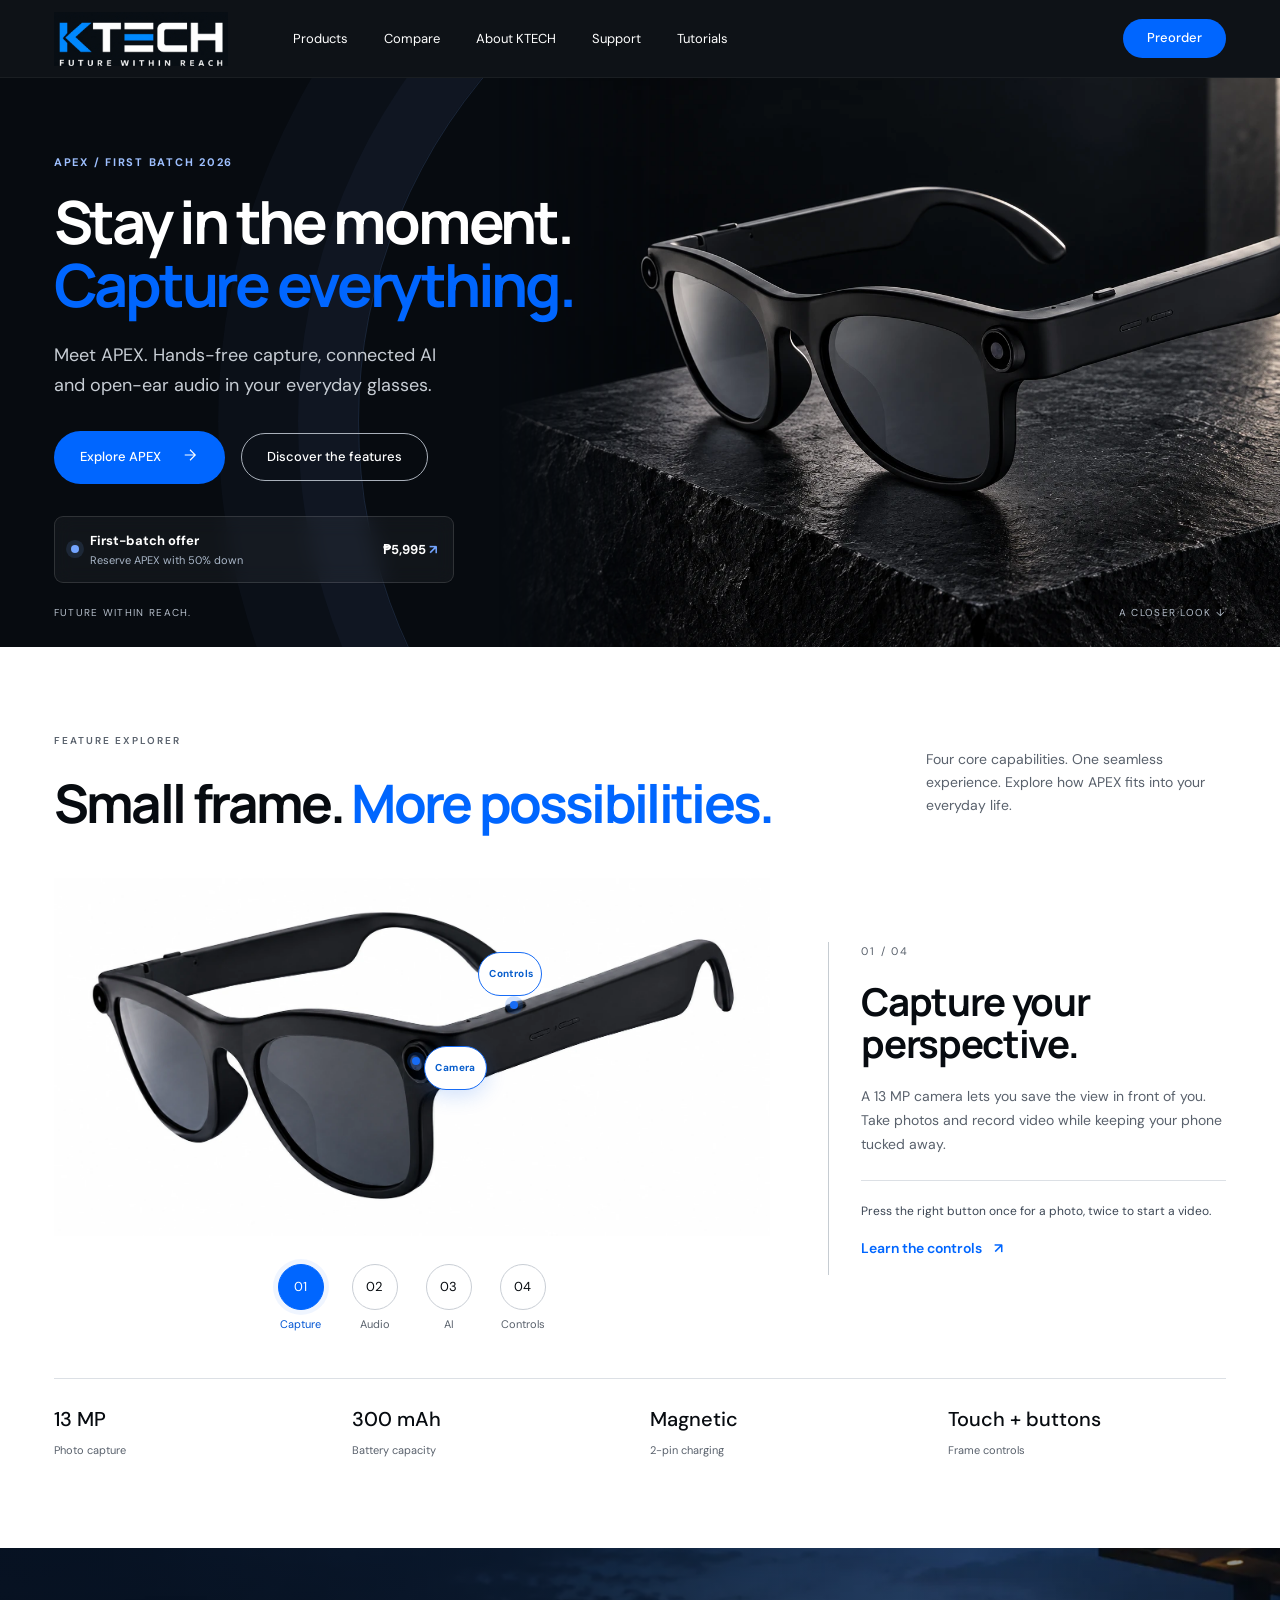
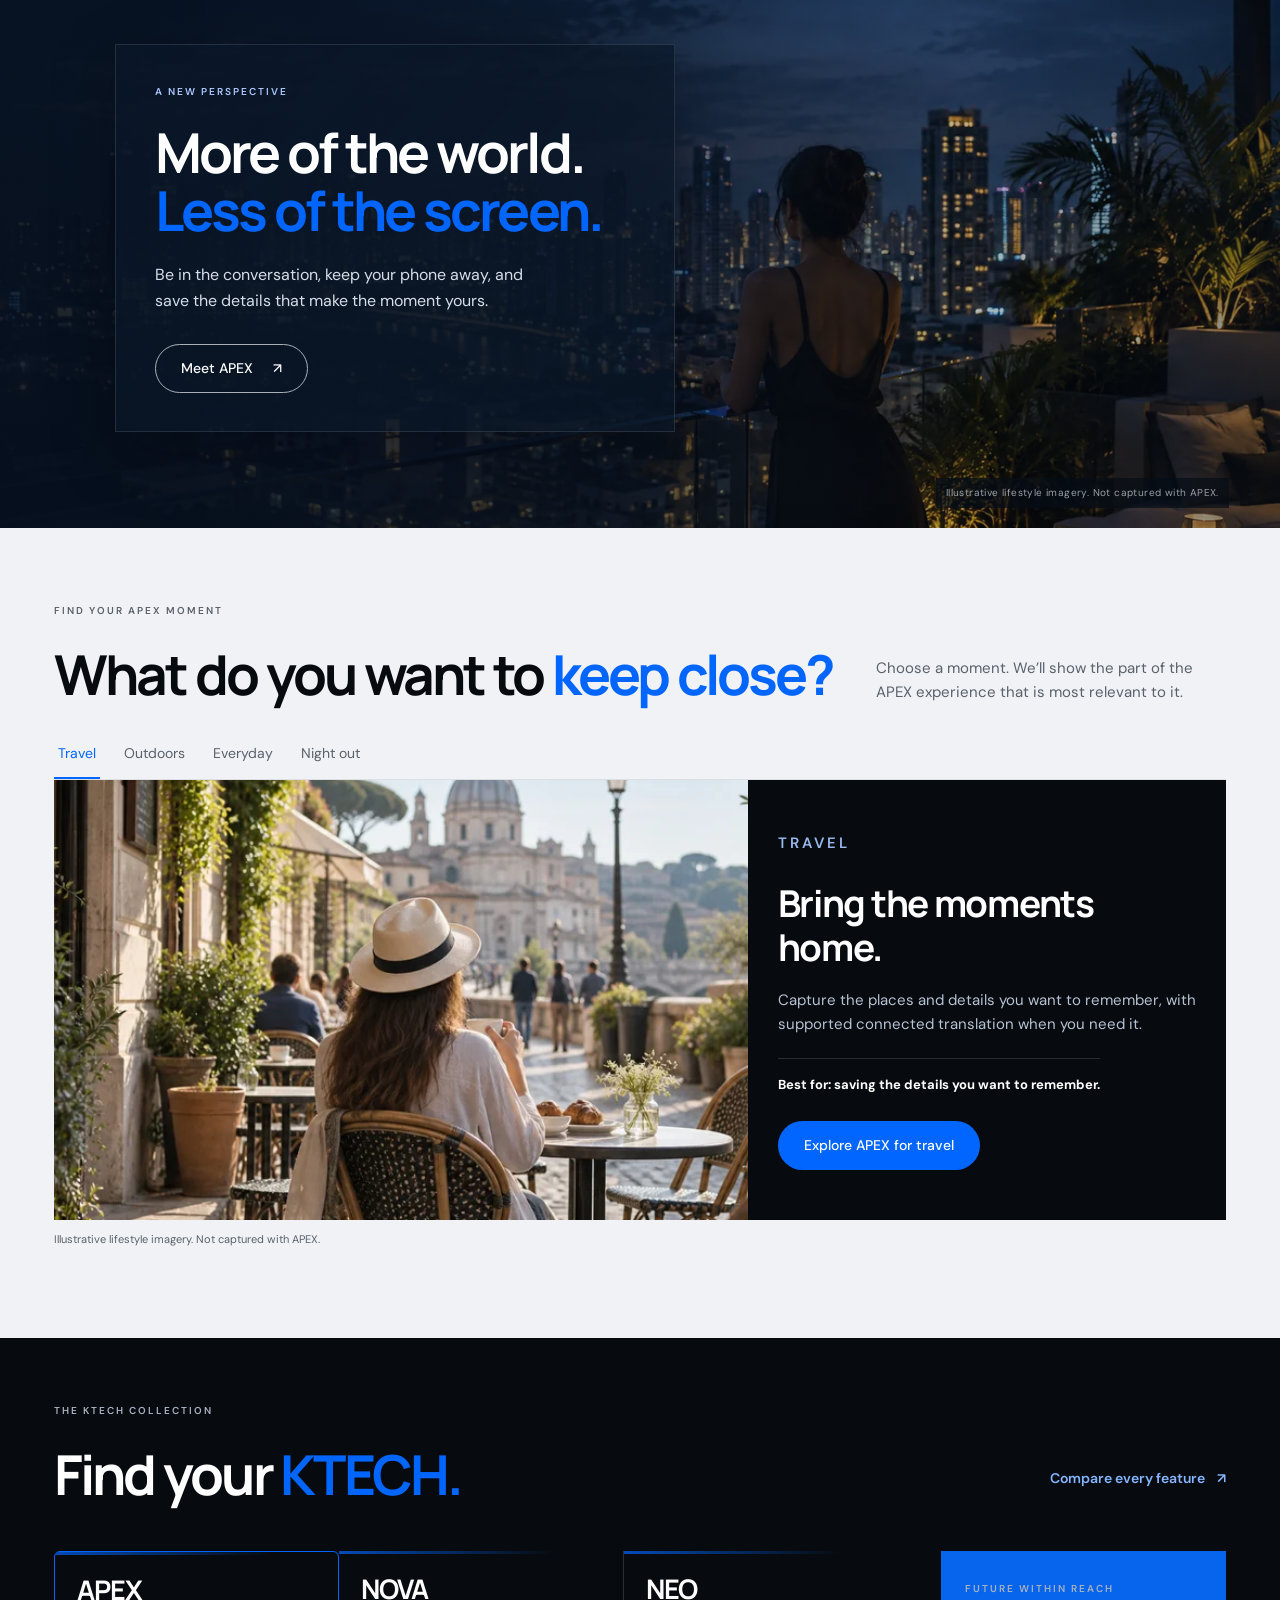
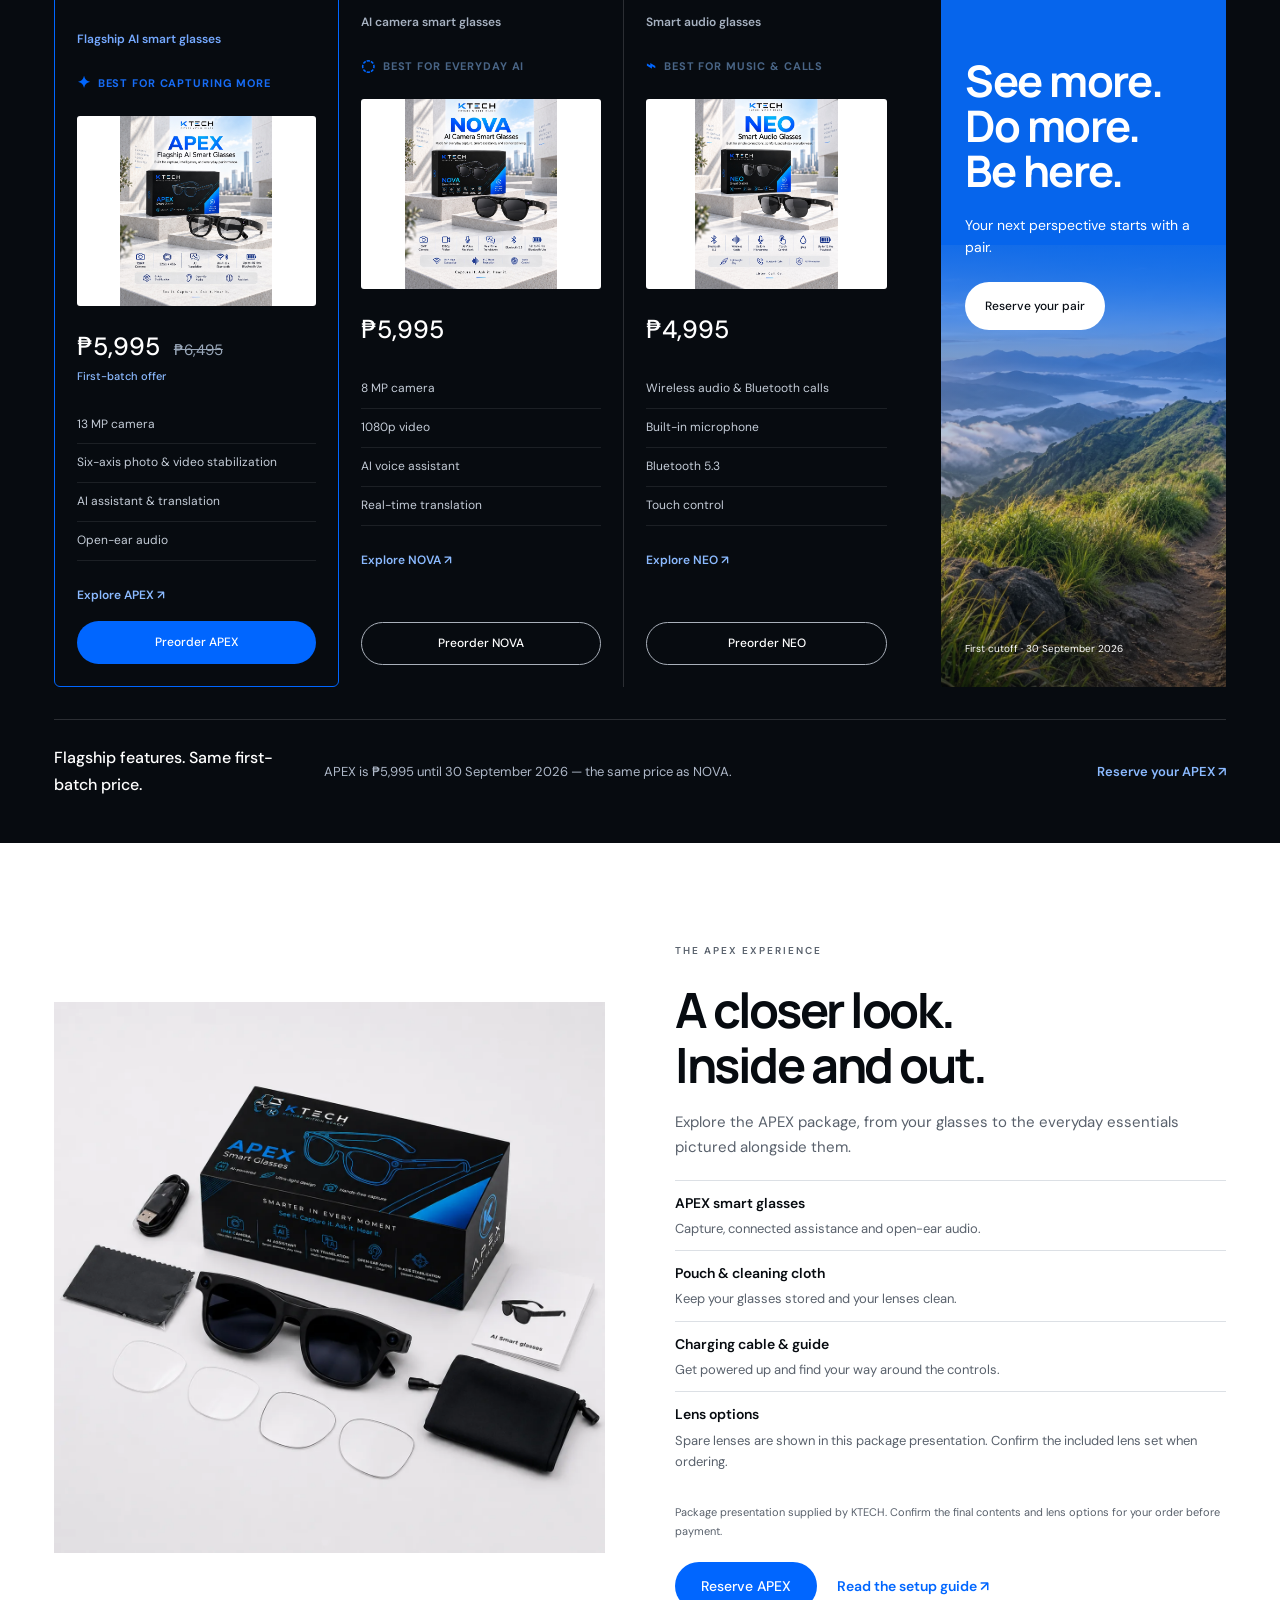
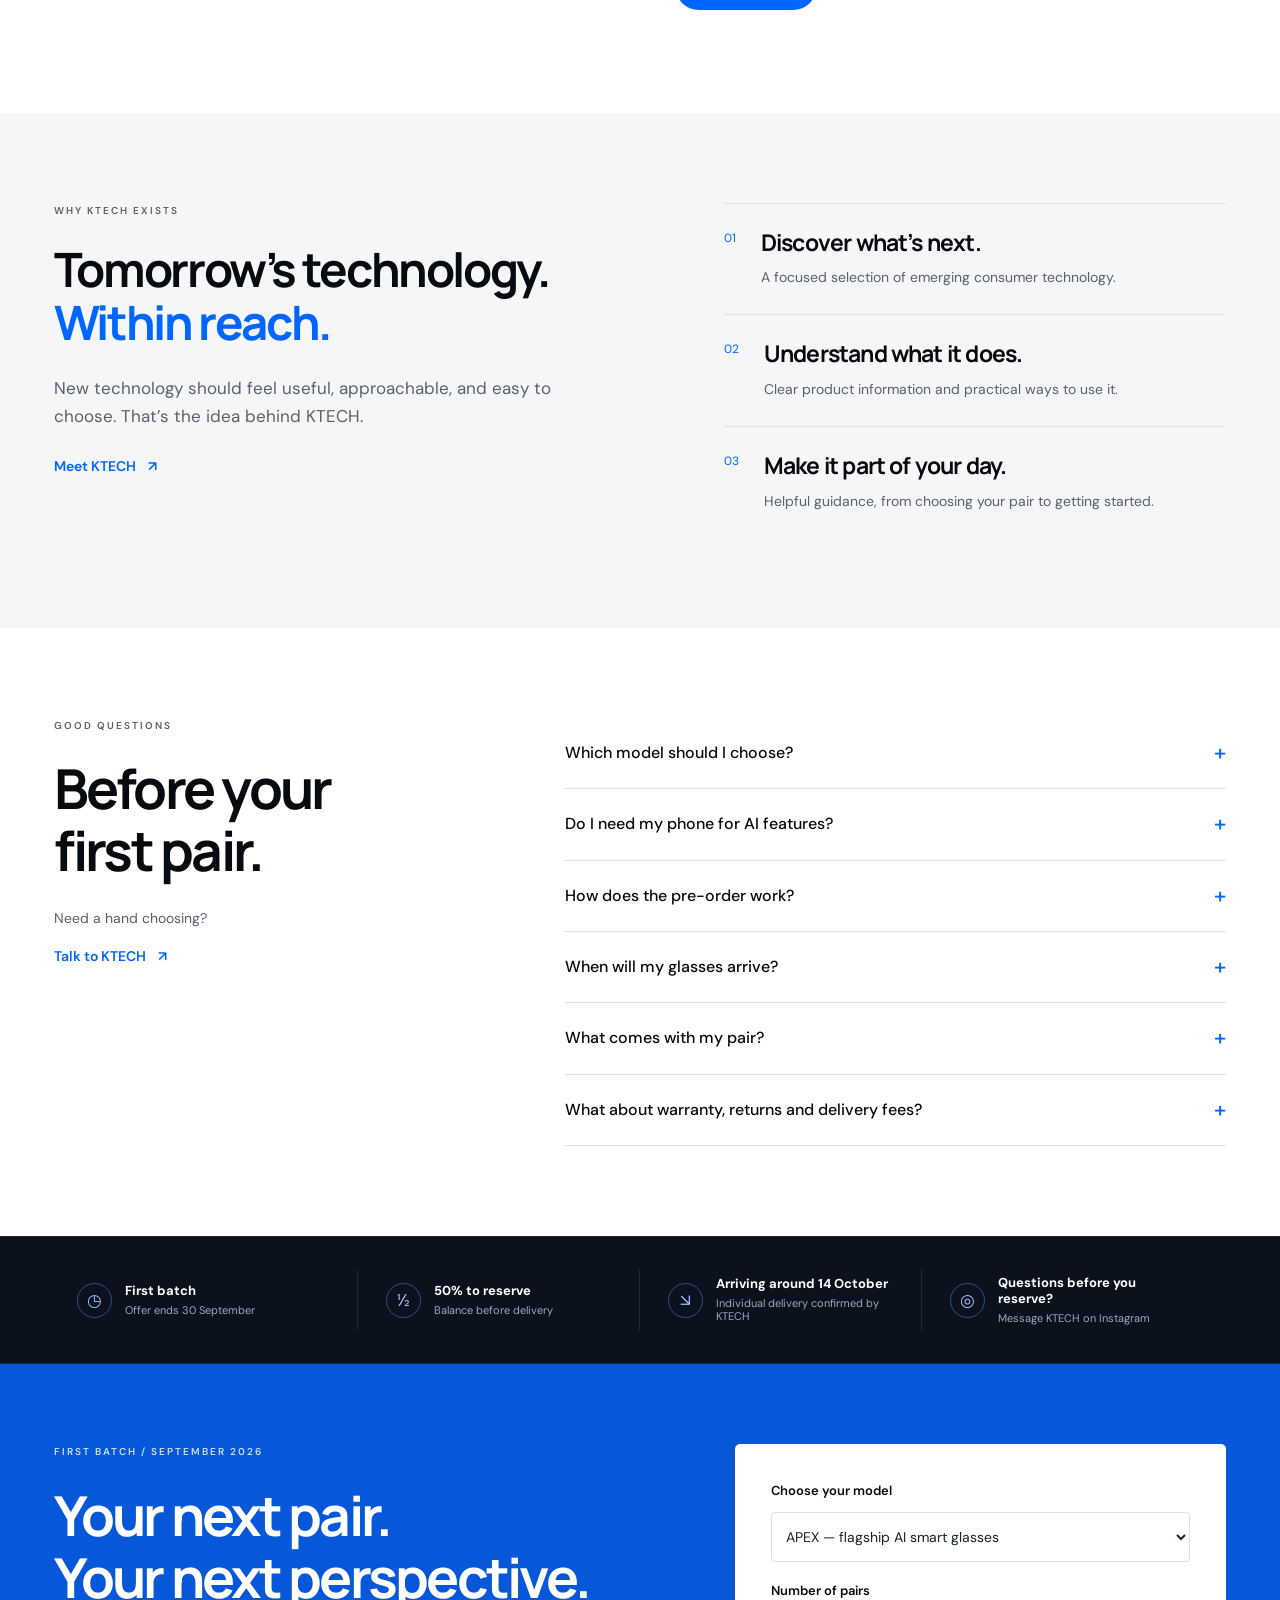
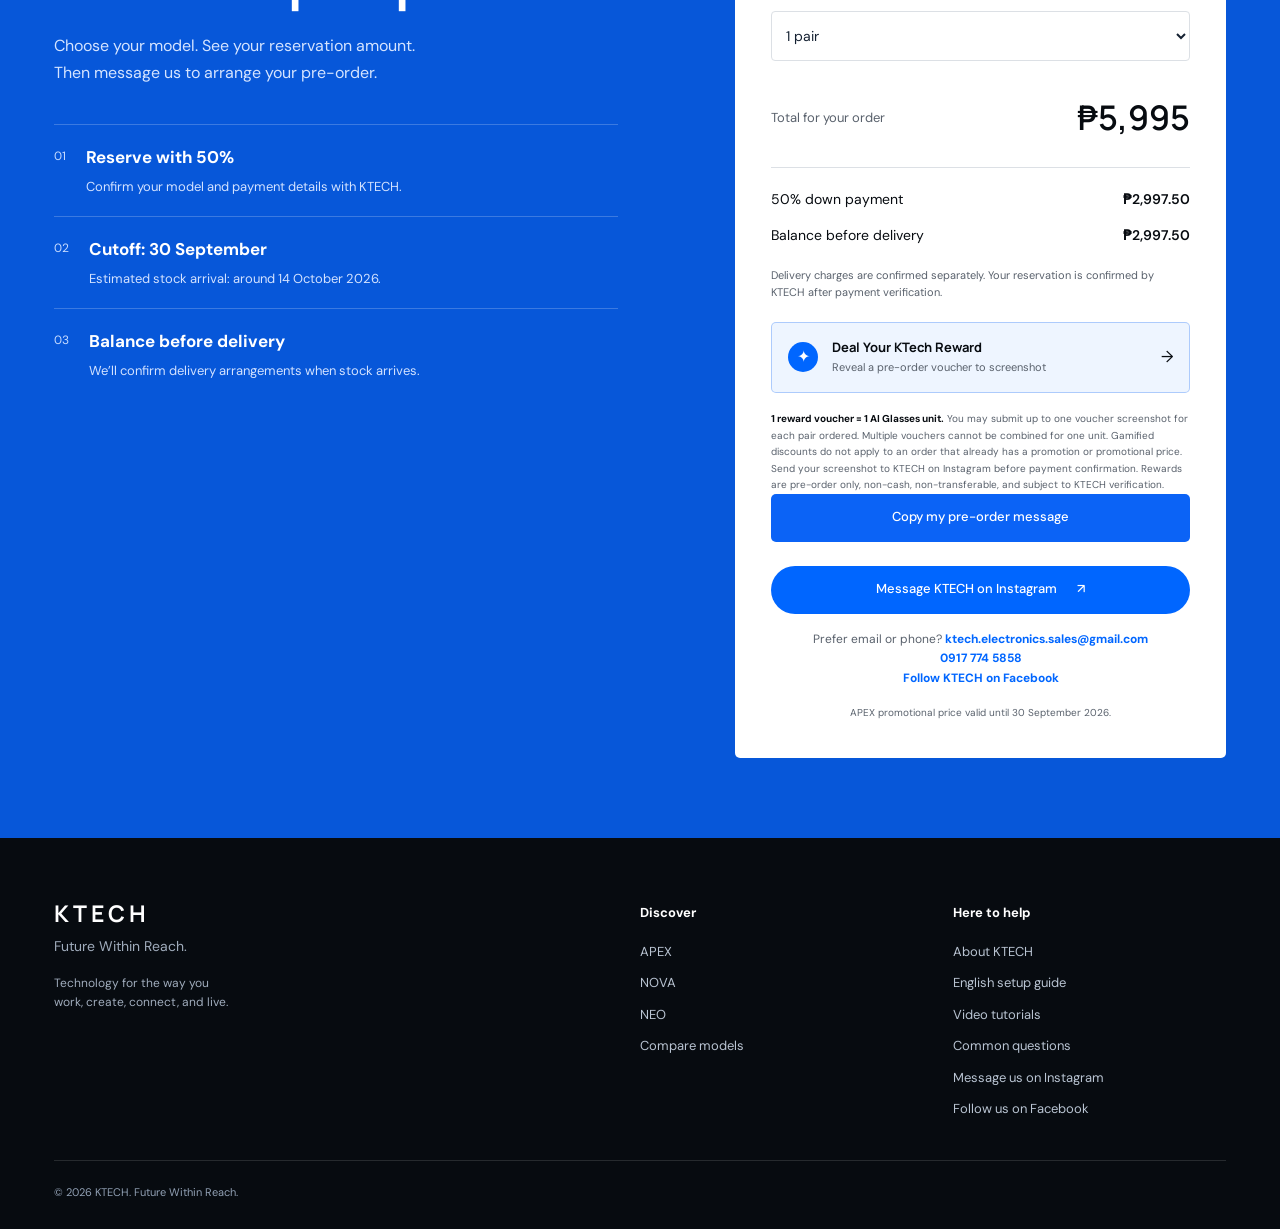
<file: index.html>
<!doctype html>
<html lang="en">
  <head>
    <meta charset="utf-8" />
    <meta content="width=device-width,initial-scale=1" name="viewport" />
    <title>KTECH | Future Within Reach</title>
    <meta
      content="Meet KTECH APEX, NOVA and NEO smart glasses. Explore hands-free capture, connected AI and open-ear audio. Compare models and reserve your first-batch pair."
      name="description"
    />
    <meta content="#080d14" name="theme-color" />
    <meta content="KTECH — Future Within Reach" property="og:title" />
    <meta
      content="Meet your next perspective. Explore APEX, NOVA and NEO smart glasses."
      property="og:description"
    />
    <link href="style.css?v=20260914-showroom" rel="stylesheet" />
    <script defer="" src="experience.js?v=20260914-showroom"></script>
    <link
      rel="icon"
      type="image/png"
      sizes="1080x1080"
      href="assets/favicon.png?v=20260914-logo"
    />
  </head>
  <body class="home home-v1">
    <a class="skip" href="#main">Skip to content</a>
    <header>
      <a aria-label="KTECH home" class="logo v1-brand" href="index.html"><img src="assets/ktech-header-logo.webp" alt="KTECH — Future Within Reach" /></a
      ><button
        aria-controls="main-nav"
        aria-expanded="false"
        class="menu-toggle"
      >
        Menu
      </button>
      <nav aria-label="Main navigation" id="main-nav">
        <a href="index.html#models">Products</a
        ><a href="compare.html">Compare</a><a href="about.html">About KTECH</a
        ><a href="guide.html">Support</a
        ><a href="tutorials.html">Tutorials</a
        ><a class="button nav-contact" href="index.html#pre-order">Preorder</a>
      </nav>
    </header>
    <main id="main">
      <section class="experience-hero">
        <span aria-hidden="true" class="hero-orbit hero-orbit-one"></span>
        <span aria-hidden="true" class="hero-orbit hero-orbit-two"></span>
        <div class="hero-copy">
          <p class="hero-kicker">APEX / FIRST BATCH 2026</p>
          <h1>Stay in the moment.<br /><em>Capture everything.</em></h1>
          <p class="intro">
            Meet APEX. Hands-free capture, connected AI and open-ear audio in
            your everyday glasses.
          </p>
          <div class="hero-actions">
            <a class="button" href="apex.html"
              >Explore APEX
              <span aria-hidden="true"
                ><svg
                  fill="none"
                  height="18"
                  stroke="currentColor"
                  stroke-width="1.5"
                  viewbox="0 0 24 24"
                  width="18"
                >
                  <path d="M5 12h14M12 5l7 7-7 7"></path></svg></span></a
            ><a class="button outline" href="#features"
            >Discover the features</a
            >
          </div>
          <a class="hero-reservation" href="#pre-order">
            <span class="hero-reservation-dot" aria-hidden="true"></span>
            <span><b>First-batch offer</b><small>Reserve APEX with 50% down</small></span>
            <strong>₱5,995 <span aria-hidden="true">↗</span></strong>
          </a>
        </div>
        <figure class="hero-product">
          <img
            alt="APEX black smart sunglasses with dark lenses and unbranded frames on a stone studio surface"
            fetchpriority="high"
            height="1024"
            src="assets/apex-no-logo-studio.webp"
            width="1536"
          />
        </figure>
        <div class="hero-foot">
          <span>Future Within Reach.</span
          ><a href="#features"
            >A closer look <span aria-hidden="true">↓</span></a
          >
        </div>
      </section>
      <section class="feature-explorer" id="features">
        <div class="heading">
          <div>
            <p class="eyebrow">FEATURE EXPLORER</p>
            <h2>Small frame. <em>More possibilities.</em></h2>
          </div>
          <p>
            Four core capabilities. One seamless experience. Explore how APEX
            fits into your everyday life.
          </p>
        </div>
        <div class="explorer-layout">
          <div class="explorer-visual">
            <div class="product-map">
              <img
                alt="APEX black sunglasses with dark lenses and unbranded frames"
                height="887"
                loading="lazy"
                src="assets/apex-original.webp"
                width="1774"
              /><button
                aria-pressed="true"
                class="hardware-marker marker-camera"
                data-hardware="0"
                data-marker="camera"
                type="button"
              >
                Camera</button
              ><button
                aria-pressed="false"
                class="hardware-marker marker-controls"
                data-hardware="3"
                data-marker="controls"
                type="button"
              >
                Controls
              </button>
            </div>
            
            <div aria-label="APEX features" class="feature-tabs" role="tablist">
              <button
                aria-controls="feature-panel"
                aria-selected="true"
                data-feature="0"
                id="feature-tab-0"
                role="tab"
              >
                01 <span>Capture</span></button
              ><button
                aria-controls="feature-panel"
                aria-selected="false"
                data-feature="1"
                id="feature-tab-1"
                role="tab"
                tabindex="-1"
              >
                02 <span>Audio</span></button
              ><button
                aria-controls="feature-panel"
                aria-selected="false"
                data-feature="2"
                id="feature-tab-2"
                role="tab"
                tabindex="-1"
              >
                03 <span>AI</span></button
              ><button
                aria-controls="feature-panel"
                aria-selected="false"
                data-feature="3"
                id="feature-tab-3"
                role="tab"
                tabindex="-1"
              >
                04 <span>Controls</span>
              </button>
            </div>
          </div>
          <div
            aria-labelledby="feature-tab-0"
            class="feature-panel"
            id="feature-panel"
            role="tabpanel"
            tabindex="0"
          >
            <span class="feature-index">01 / 04</span>
            <h3 id="feature-title">Capture your perspective.</h3>
            <p id="feature-copy">
              A 13 MP camera lets you save the view in front of you. Take photos
              and record video while keeping your phone tucked away.
            </p>
            <div class="ai-connection" id="ai-connection" hidden>
              <svg aria-hidden="true" viewBox="0 0 360 96">
                <rect x="4" y="17" width="82" height="62" rx="25" />
                <path d="M22 48h45M44 38v20" />
                <path d="M93 48h53" />
                <rect x="147" y="7" width="61" height="82" rx="10" />
                <path d="M169 76h17" />
                <path d="M210 48h54" />
                <path
                  d="M295 24c-15 0-27 10-27 24s12 24 27 24h32c16 0 29-9 29-23 0-12-10-22-23-23-6-15-29-17-38-2z"
                />
              </svg>
              <p>
                APEX <span>connects to</span> phone + companion app
                <span>for</span> supported services
              </p>
              <small>Illustrative connection diagram.</small>
            </div>
            <p class="feature-detail" id="feature-detail">
              Press the right button once for a photo, twice to start a video.
            </p>
            <a class="link" href="guide.html"
              >Learn the controls <span aria-hidden="true">↗</span></a
            >
          </div>
        </div>
        <div class="spec-ribbon">
          <div><b>13 MP</b><span>Photo capture</span></div>
          <div><b>300 mAh</b><span>Battery capacity</span></div>
          <div><b>Magnetic</b><span>2-pin charging</span></div>
          <div><b>Touch + buttons</b><span>Frame controls</span></div>
        </div>
      </section>
      <section class="editorial-moment" id="moment" aria-labelledby="moment-title">
        <img
          alt="Illustrative blue-hour city rooftop scene"
          class="moment-backdrop"
          height="864"
          loading="lazy"
          src="assets/editorial-rooftop.webp"
          width="1536"
        />
        <div class="moment-shade" aria-hidden="true"></div>
        <div class="moment-copy">
          <p class="eyebrow">A NEW PERSPECTIVE</p>
          <h2 id="moment-title">More of the world.<br /><em>Less of the screen.</em></h2>
          <p>
            Be in the conversation, keep your phone away, and save the details
            that make the moment yours.
          </p>
          <a class="button outline" href="apex.html">Meet APEX <span aria-hidden="true">↗</span></a>
        </div>
        <p class="moment-note">Illustrative lifestyle imagery. Not captured with APEX.</p>
      </section>
      <section class="lifestyle" id="lifestyle">
        <div class="heading">
          <div>
            <p class="eyebrow">FIND YOUR APEX MOMENT</p>
            <h2>What do you want to <em>keep close?</em></h2>
          </div>
          <p>
            Choose a moment. We’ll show the part of the APEX experience that
            is most relevant to it.
          </p>
        </div>
        <div aria-label="Choose an everyday moment" class="life-tabs" role="tablist">
          <button
            aria-controls="life-panel"
            aria-selected="true"
            data-life="travel"
            id="life-tab-travel"
            role="tab"
          >
            Travel</button
          ><button
            aria-controls="life-panel"
            aria-selected="false"
            data-life="outdoors"
            id="life-tab-outdoors"
            role="tab"
            tabindex="-1"
          >
            Outdoors</button
          ><button
            aria-controls="life-panel"
            aria-selected="false"
            data-life="everyday"
            id="life-tab-everyday"
            role="tab"
            tabindex="-1"
          >
            Everyday
          </button
          ><button
            aria-controls="life-panel"
            aria-selected="false"
            data-life="night"
            id="life-tab-night"
            role="tab"
            tabindex="-1"
          >
            Night out
          </button>
        </div>
        <div
          aria-labelledby="life-tab-travel"
          class="life-panel"
          id="life-panel"
          role="tabpanel"
        >
          <div class="life-media">
            <picture
              ><source
                media="(max-width: 760px)"
                srcset="assets/lifestyle-travel-mobile.webp" />
              <img
                alt="Illustrative travel scene"
                height="960"
                id="life-image"
                loading="lazy"
                src="assets/lifestyle-travel.webp"
                width="1440"
            /></picture>
            <p
              class="life-loading-status"
              id="life-loading-status"
              role="status"
              hidden
            >
              Loading scene…
            </p>
            <p
              class="life-image-status"
              id="life-image-status"
              role="status"
              hidden
            >
              Scene image unavailable.
            </p>
          </div>
          <div class="life-caption">
            <p class="eyebrow" id="life-label">TRAVEL</p>
            <h3 id="life-title">Bring the moments home.</h3>
            <p id="life-copy">
              Capture the places and details you want to remember, with
              supported connected translation when you need it.
            </p>
            <p class="life-benefit" id="life-benefit">
              Best for: saving the details you want to remember.
            </p>
            <a class="button" href="apex.html">Explore APEX for travel</a>
          </div>
        </div>
        <p class="media-note">
          Illustrative lifestyle imagery. Not captured with APEX.
        </p>
      </section>
      <section id="models">
        <div class="heading">
          <div>
            <p class="eyebrow">THE KTECH COLLECTION</p>
            <h2>Find your <em>KTECH.</em></h2>
          </div>
          <a class="link" href="compare.html"
            >Compare every feature <span aria-hidden="true">↗</span></a
          >
        </div>
        <div class="collection-layout">
          <div class="models">
            <article class="model flagship">
              <p class="model-best-for"><span aria-hidden="true">✦</span> Best for capturing more</p>
              <p class="eyebrow">Flagship AI smart glasses</p>
              <h3>APEX</h3>
              <a class="photo" href="apex.html"
                ><img
                  alt="KTECH APEX flagship AI smart glasses poster showing the glasses, packaging and features"
                  loading="lazy"
                  src="assets/apex.jpeg"
              /></a>
              <p class="price">
                ₱5,995 <s>₱6,495</s><small>First-batch offer</small>
              </p>
              <ul>
                <li>13 MP camera</li>
                <li>Six-axis photo &amp; video stabilization</li>
                <li>AI assistant &amp; translation</li>
                <li>Open-ear audio</li>
              </ul>
              <a class="link" href="apex.html">Explore APEX ↗</a
              ><a class="button" data-order-model="APEX" href="#pre-order"
                >Preorder APEX</a
              >
            </article>
            <article class="model">
              <p class="model-best-for"><span aria-hidden="true">◌</span> Best for everyday AI</p>
              <a class="photo" href="nova.html"
                ><img
                  alt="Black KTECH NOVA glasses and packaging"
                  loading="lazy"
                  src="assets/nova.jpeg"
              /></a>
              <p class="eyebrow">AI camera smart glasses</p>
              <h3>NOVA</h3>
              <p class="price">₱5,995</p>
              <ul>
                <li>8 MP camera</li>
                <li>1080p video</li>
                <li>AI voice assistant</li>
                <li>Real-time translation</li>
              </ul>
              <a class="link" href="nova.html">Explore NOVA ↗</a
              ><a
                class="button outline"
                data-order-model="NOVA"
                href="#pre-order"
                >Preorder NOVA</a
              >
            </article>
            <article class="model">
              <p class="model-best-for"><span aria-hidden="true">⌁</span> Best for music & calls</p>
              <a class="photo" href="neo.html"
                ><img
                  alt="Black KTECH NEO glasses and packaging"
                  loading="lazy"
                  src="assets/neo.jpeg"
              /></a>
              <p class="eyebrow">Smart audio glasses</p>
              <h3>NEO</h3>
              <p class="price">₱4,995</p>
              <ul>
                <li>Wireless audio &amp; Bluetooth calls</li>
                <li>Built-in microphone</li>
                <li>Bluetooth 5.3</li>
                <li>Touch control</li>
              </ul>
              <a class="link" href="neo.html">Explore NEO ↗</a
              ><a class="button outline" data-order-model="NEO" href="#pre-order"
                >Preorder NEO</a
              >
            </article>
          </div>
          <aside class="collection-cta">
            <div>
              <p class="eyebrow">FUTURE WITHIN REACH</p>
              <h3>See more.<br />Do more.<br />Be here.</h3>
              <p>Your next perspective starts with a pair.</p>
              <a class="button" href="#pre-order">Reserve your pair</a>
            </div>
            <span>First cutoff · 30 September 2026</span>
          </aside>
        </div>
        <div class="model-note">
          <strong>Flagship features. Same first-batch price.</strong>
          <p>
            APEX is ₱5,995 until 30 September 2026 — the same price as NOVA.
          </p>
          <a href="#pre-order"
            >Reserve your APEX <span aria-hidden="true">↗</span></a
          >
        </div>
      </section>
      <section class="package-section" id="package">
        <div class="package-visual">
          <img
            alt="APEX package presentation showing glasses, box, pouch, cable, cleaning cloth, manual and spare lenses"
            height="1254"
            loading="lazy"
            src="assets/apex-package.webp"
            width="1254"
          />
        </div>
        <div>
          <p class="eyebrow">THE APEX EXPERIENCE</p>
          <h2>A closer look.<br />Inside and out.</h2>
          <p>
            Explore the APEX package, from your glasses to the everyday
            essentials pictured alongside them.
          </p>
          <dl class="package-list">
            <div>
              <dt>APEX smart glasses</dt>
              <dd>Capture, connected assistance and open-ear audio.</dd>
            </div>
            <div>
              <dt>Pouch &amp; cleaning cloth</dt>
              <dd>Keep your glasses stored and your lenses clean.</dd>
            </div>
            <div>
              <dt>Charging cable &amp; guide</dt>
              <dd>Get powered up and find your way around the controls.</dd>
            </div>
            <div>
              <dt>Lens options</dt>
              <dd>
                Spare lenses are shown in this package presentation. Confirm the
                included lens set when ordering.
              </dd>
            </div>
          </dl>
          <p class="note">
            Package presentation supplied by KTECH. Confirm the final contents
            and lens options for your order before payment.
          </p>
          <a class="button" href="#pre-order">Reserve APEX</a
          ><a class="link" href="guide.html">Read the setup guide ↗</a>
        </div>
      </section>
      <section class="company-story">
        <div>
          <p class="eyebrow">WHY KTECH EXISTS</p>
          <h2>Tomorrow’s technology.<br /><em>Within reach.</em></h2>
          <p class="intro">
            New technology should feel useful, approachable, and easy to choose.
            That’s the idea behind KTECH.
          </p>
          <a class="link" href="about.html"
            >Meet KTECH <span aria-hidden="true">↗</span></a
          >
        </div>
        <div class="story-principles">
          <article>
            <span>01</span>
            <div>
              <h3>Discover what’s next.</h3>
              <p>A focused selection of emerging consumer technology.</p>
            </div>
          </article>
          <article>
            <span>02</span>
            <div>
              <h3>Understand what it does.</h3>
              <p>Clear product information and practical ways to use it.</p>
            </div>
          </article>
          <article>
            <span>03</span>
            <div>
              <h3>Make it part of your day.</h3>
              <p>
                Helpful guidance, from choosing your pair to getting started.
              </p>
            </div>
          </article>
        </div>
      </section>
      <section class="faq-section" id="faq">
        <div>
          <p class="eyebrow">GOOD QUESTIONS</p>
          <h2>Before your<br />first pair.</h2>
          <p>Need a hand choosing?</p>
          <a class="link" href="https://www.instagram.com/ktech_electronics/"
            >Talk to KTECH <span aria-hidden="true">↗</span></a
          >
        </div>
        <div>
          <details>
            <summary>Which model should I choose?</summary>
            <p>
              Choose APEX for flagship capture and AI features, NOVA for an
              everyday camera model, or NEO for audio and calls. APEX and NOVA
              share the ₱5,995 first-batch price until 30 September 2026.
            </p>
            <a href="compare.html">See the full comparison</a>
          </details>
          <details>
            <summary>Do I need my phone for AI features?</summary>
            <p>
              Connected AI and translation use the companion app, a compatible
              phone connection and supported services. Availability can vary by
              app version and region.
            </p>
          </details>
          <details>
            <summary>How does the pre-order work?</summary>
            <p>
              Message KTECH with your selected model. Once payment details are
              confirmed, reserve with a 50% down payment and pay the remaining
              50% before delivery.
            </p>
          </details>
          <details>
            <summary>When will my glasses arrive?</summary>
            <p>
              The first cutoff is 30 September 2026. Stock is estimated to
              arrive around 14 October 2026. Delivery follows stock arrival and
              payment of your balance; your individual delivery date will be
              confirmed by KTECH.
            </p>
          </details>
          <details>
            <summary>What comes with my pair?</summary>
            <p>
              Contact KTECH to confirm the included accessories for your chosen
              model before reserving. The APEX setup guide covers using the
              supplied charger and caring for your glasses.
            </p>
          </details>
          <details>
            <summary>What about warranty, returns and delivery fees?</summary>
            <p>
              Ask KTECH to confirm the warranty coverage, return conditions and
              delivery charge for your order before making payment.
            </p>
          </details>
        </div>
      </section>
      <section class="confidence-band" aria-label="Preorder details">
        <div>
          <span aria-hidden="true">◷</span>
          <p><b>First batch</b><small>Offer ends 30 September</small></p>
        </div>
        <div>
          <span aria-hidden="true">½</span>
          <p><b>50% to reserve</b><small>Balance before delivery</small></p>
        </div>
        <div>
          <span aria-hidden="true">↘</span>
          <p><b>Arriving around 14 October</b><small>Individual delivery confirmed by KTECH</small></p>
        </div>
        <div>
          <span aria-hidden="true">◎</span>
          <p><b>Questions before you reserve?</b><small>Message KTECH on Instagram</small></p>
        </div>
      </section>
      <section class="pre-order-section" id="pre-order">
        <div class="pre-order-copy">
          <p class="eyebrow">FIRST BATCH / SEPTEMBER 2026</p>
          <h2>Your next pair.<br />Your next perspective.</h2>
          <p>
            Choose your model. See your reservation amount.<br />Then message us
            to arrange your pre-order.
          </p>
          <ol class="timeline">
            <li>
              <span>01</span>
              <div>
                <strong>Reserve with 50%</strong>
                <p>Confirm your model and payment details with KTECH.</p>
              </div>
            </li>
            <li>
              <span>02</span>
              <div>
                <strong>Cutoff: 30 September</strong>
                <p>Estimated stock arrival: around 14 October 2026.</p>
              </div>
            </li>
            <li>
              <span>03</span>
              <div>
                <strong>Balance before delivery</strong>
                <p>We’ll confirm delivery arrangements when stock arrives.</p>
              </div>
            </li>
          </ol>
        </div>
        <div class="reservation">
          <label for="order-model">Choose your model</label
          ><select id="order-model">
            <option value="APEX">APEX — flagship AI smart glasses</option>
            <option value="NOVA">NOVA — AI camera smart glasses</option>
            <option value="NEO">NEO — smart audio glasses</option>
          </select>
          <label for="order-quantity">Number of pairs</label
          ><select id="order-quantity">
            <option value="1">1 pair</option>
            <option value="2">2 pairs</option>
            <option value="3">3 pairs</option>
            <option value="4">4 pairs</option>
          </select>
          <div class="reservation-total">
            <span>Total for your order</span><strong id="order-total">₱5,995</strong>
          </div>
          <dl>
            <div>
              <dt>50% down payment</dt>
              <dd id="order-deposit">₱2,997.50</dd>
            </div>
            <div>
              <dt>Balance before delivery</dt>
              <dd id="order-balance">₱2,997.50</dd>
            </div>
          </dl>
          <p class="note">
            Delivery charges are confirmed separately. Your reservation is
            confirmed by KTECH after payment verification.
          </p>
          <button class="reward-entry" id="open-reward" type="button">
            <span class="reward-entry-mark" aria-hidden="true">✦</span>
            <span><b>Deal Your KTech Reward</b><small>Reveal a pre-order voucher to screenshot</small></span>
            <span aria-hidden="true">→</span>
          </button>
          <p class="reward-terms">
            <b>1 reward voucher = 1 AI Glasses unit.</b> You may submit up to one voucher screenshot for each pair ordered. Multiple vouchers cannot be combined for one unit. Gamified discounts do not apply to an order that already has a promotion or promotional price. Send your screenshot to KTECH on Instagram before payment confirmation. Rewards are pre-order only, non-cash, non-transferable, and subject to KTECH verification.
          </p>
          <button class="button copy-order" id="copy-order">
            Copy my pre-order message
          </button>
          <p class="copy-status" id="copy-status" role="status"></p>
          <a
            class="button message-order"
            href="https://www.instagram.com/ktech_electronics/"
            >Message KTECH on Instagram <span aria-hidden="true">↗</span></a
          >
          <p class="reservation-contact">
            Prefer email or phone? <a href="mailto:ktech.electronics.sales@gmail.com">ktech.electronics.sales@gmail.com</a><br />
            <a href="tel:+639177745858">0917 774 5858</a><br />
            <a href="https://web.facebook.com/profile.php?id=61593806242796">Follow KTECH on Facebook</a>
          </p>
          <p class="reservation-foot">
            APEX promotional price valid until 30 September 2026.
          </p>
        </div>
      </section>
    </main>
    <div class="reward-modal" id="reward-modal" aria-hidden="true" role="dialog" aria-modal="true" aria-labelledby="reward-title">
      <div class="reward-backdrop" data-close-reward></div>
      <section class="reward-panel">
        <button class="reward-close" data-close-reward type="button" aria-label="Close reward game">×</button>
        <div class="reward-grid" aria-hidden="true"></div>
        <div class="reward-heading">
          <span class="reward-signal">✦</span>
          <p>FIRST-BATCH PREORDER</p>
          <h2 id="reward-title">Deal Your KTech Reward</h2>
          <p class="reward-instruction" id="reward-instruction">Choose one card to reveal your pre-order reward.</p>
        </div>
        <div class="reward-cards" id="reward-cards" aria-label="Choose a reward card">
          <button class="reward-card" type="button" aria-label="Reveal reward card 1"><span class="card-face card-back"><i>K</i><small>KTECH</small></span><span class="card-face card-front"></span></button>
          <button class="reward-card" type="button" aria-label="Reveal reward card 2"><span class="card-face card-back"><i>K</i><small>KTECH</small></span><span class="card-face card-front"></span></button>
          <button class="reward-card" type="button" aria-label="Reveal reward card 3"><span class="card-face card-back"><i>K</i><small>KTECH</small></span><span class="card-face card-front"></span></button>
          <button class="reward-card" type="button" aria-label="Reveal reward card 4"><span class="card-face card-back"><i>K</i><small>KTECH</small></span><span class="card-face card-front"></span></button>
        </div>
        <div class="reward-voucher" id="reward-voucher" hidden aria-live="polite">
          <p class="voucher-label" id="voucher-label">YOUR PREORDER REWARD</p>
          <strong id="voucher-value">₱100 OFF</strong>
          <p>Valid for <b>1 KTECH AI Glasses unit</b></p>
          <div class="voucher-reference"><span>CLAIM REFERENCE</span><b id="voucher-reference">KT-00000</b><time id="voucher-date"></time></div>
          <p class="voucher-help">Screenshot this reward and send it to KTECH on Instagram before payment confirmation.</p>
          <button class="reward-replay" id="reward-replay" type="button">Deal again</button>
        </div>
        <div class="reward-burst" id="reward-burst" aria-hidden="true"></div>
        <p class="reward-rule">One reward voucher may be used for each AI Glasses unit ordered. Vouchers cannot be applied on top of an existing promotion or promotional price.</p>
      </section>
    </div>
    <footer class="business-footer">
      <div>
        <a class="logo" href="index.html">KTECH</a>
        <p>Future Within Reach.</p>
        <p class="footer-intro">
          Technology for the way you<br />work, create, connect, and live.
        </p>
      </div>
      <div>
        <b>Discover</b><a href="apex.html">APEX</a><a href="nova.html">NOVA</a
        ><a href="neo.html">NEO</a><a href="compare.html">Compare models</a>
      </div>
      <div>
        <b>Here to help</b><a href="about.html">About KTECH</a
        ><a href="guide.html">English setup guide</a
        ><a href="tutorials.html">Video tutorials</a
        ><a href="index.html#faq">Common questions</a
        ><a href="https://www.instagram.com/ktech_electronics/"
          >Message us on Instagram</a
        >
        <a href="https://web.facebook.com/profile.php?id=61593806242796">Follow us on Facebook</a>
      </div>
      <small>© 2026 KTECH. Future Within Reach.</small>
    </footer>
    <div class="mobile-buy">
      <div><strong>APEX</strong><span>₱5,995 · first-batch offer</span></div>
      <a class="button" href="index.html#pre-order">Preorder</a>
    </div>
  </body>
</html>
</file>
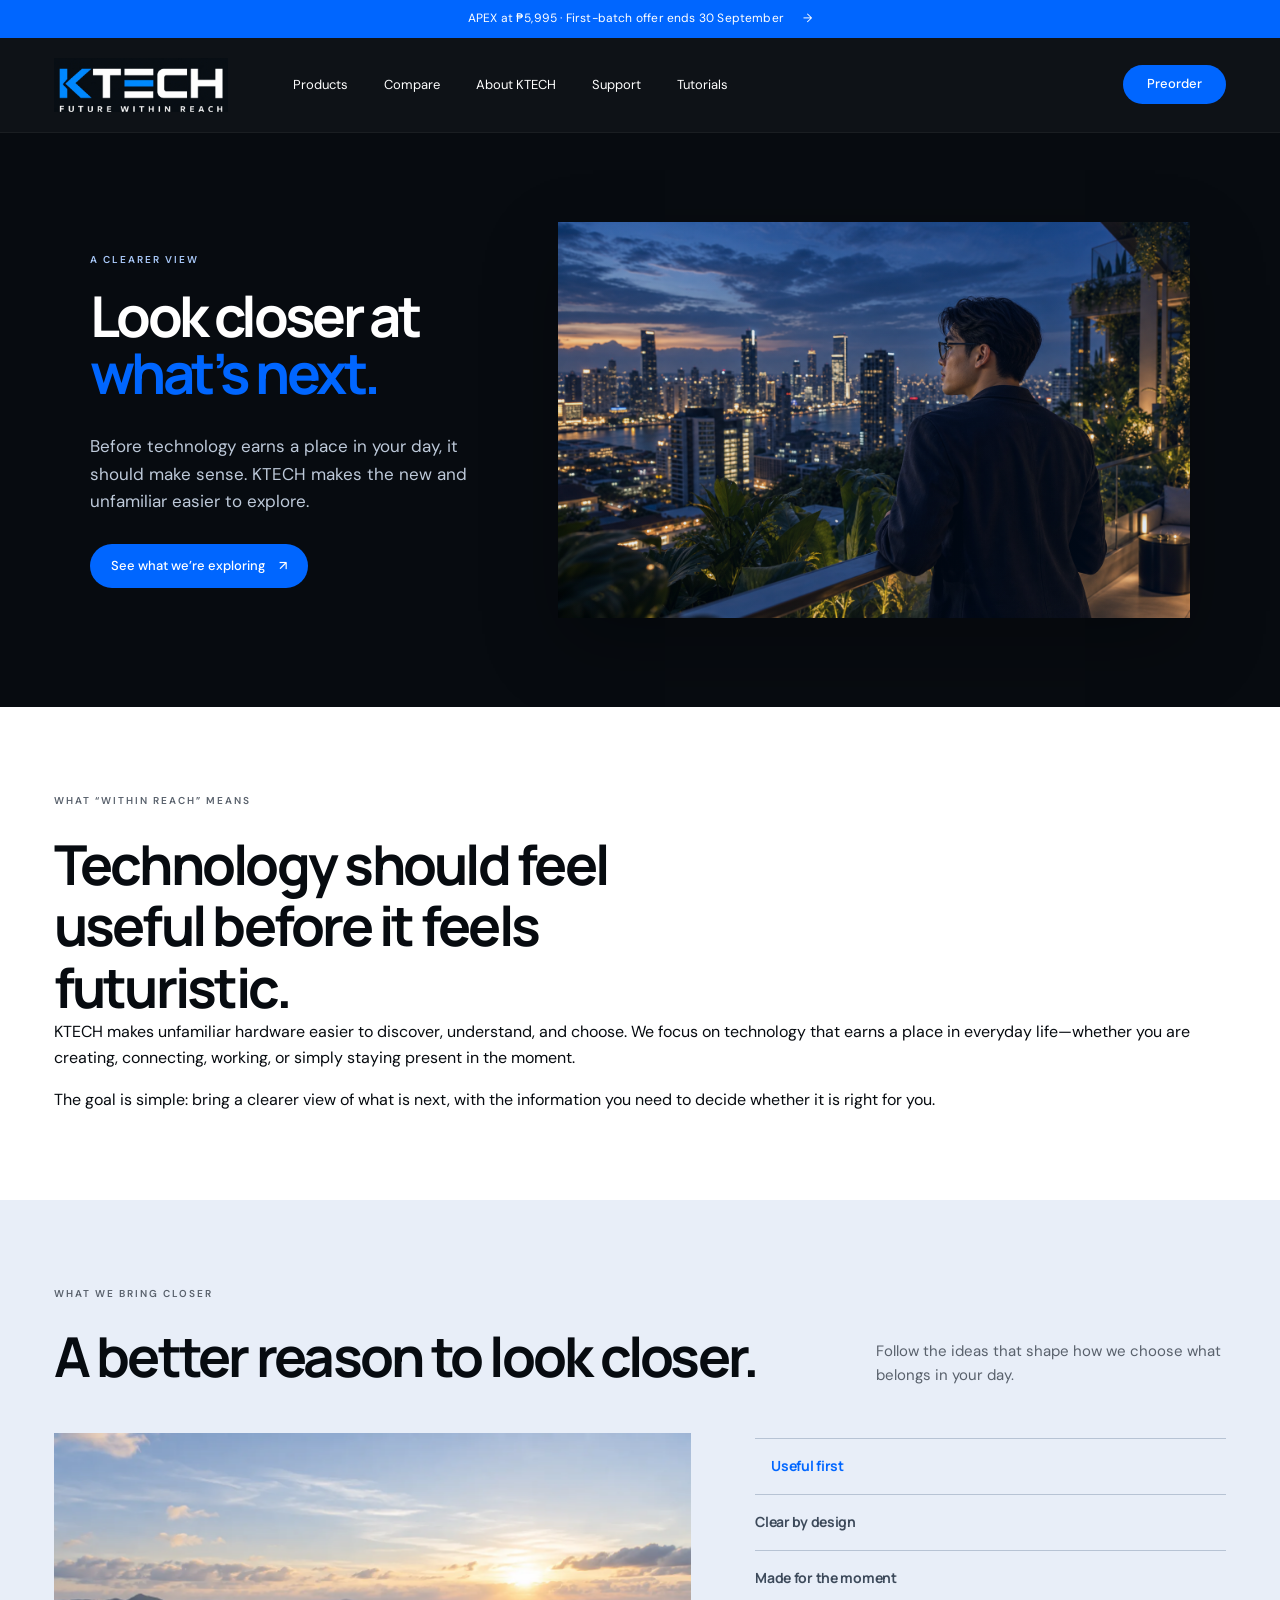
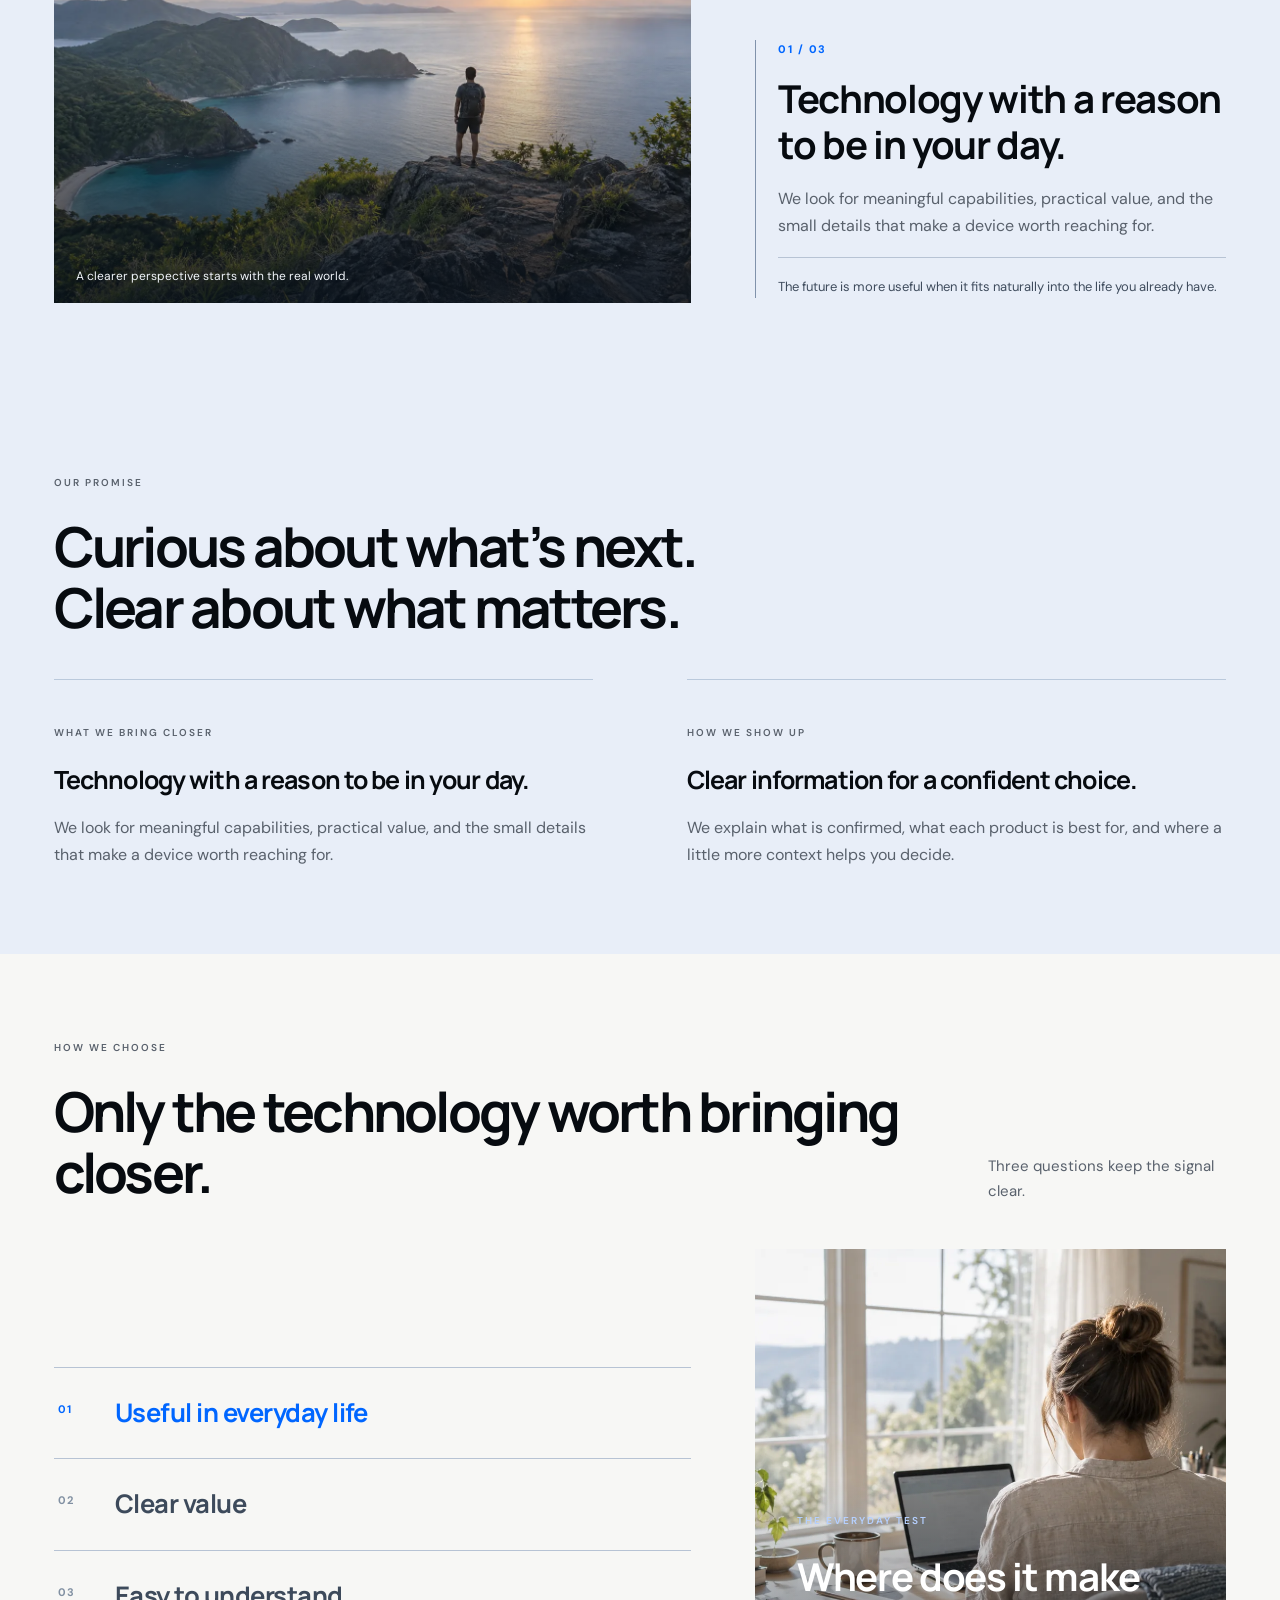
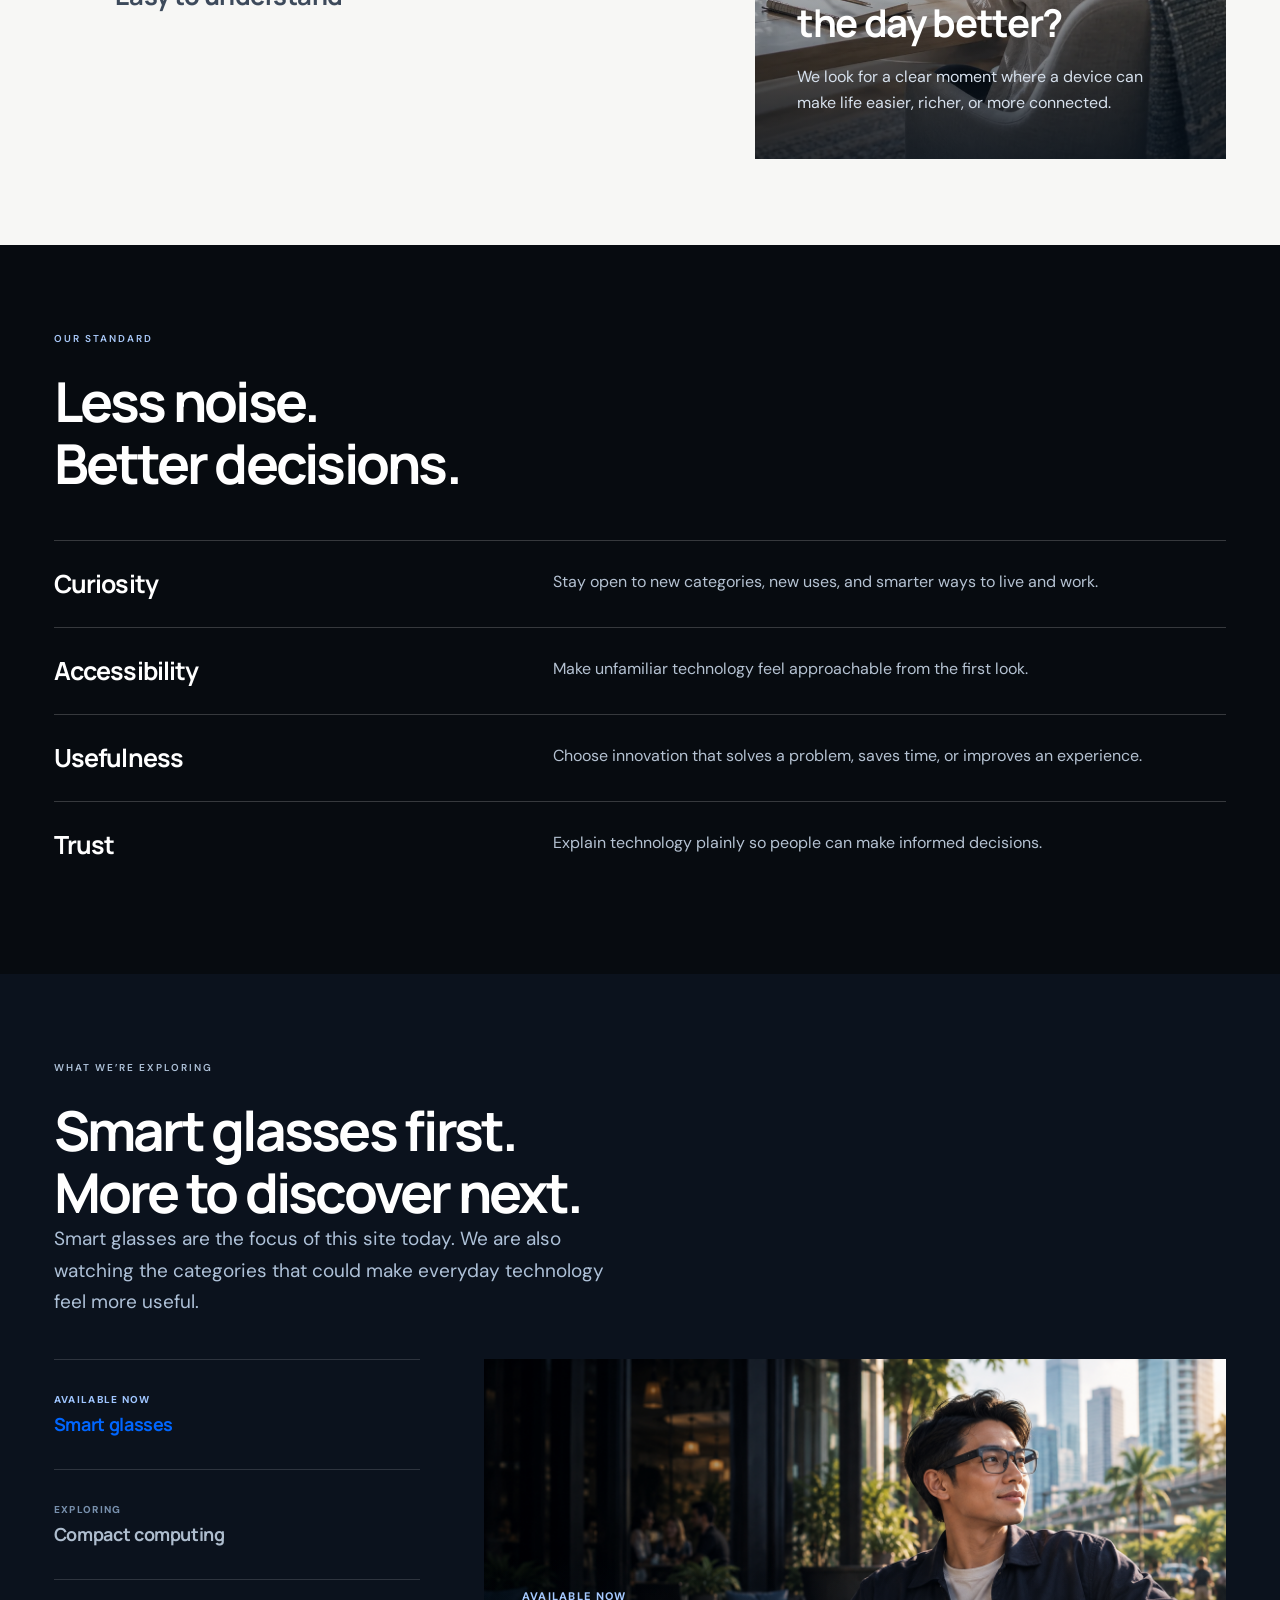
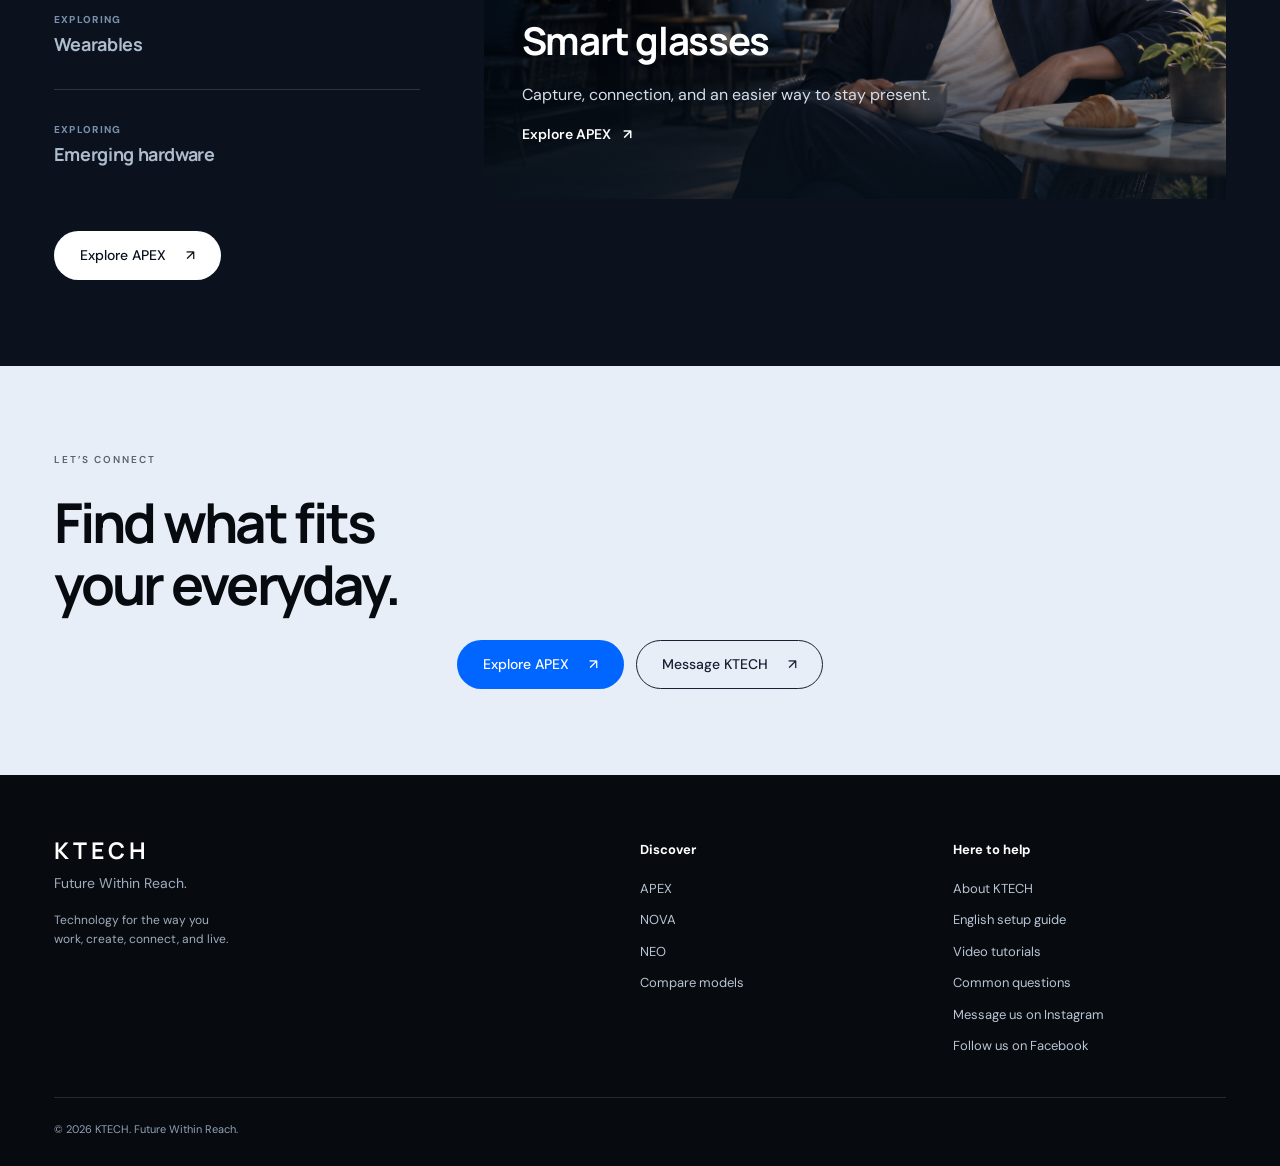
<file: about.html>
<!doctype html>
<html lang="en">
  <head>
    <meta charset="utf-8" />
    <meta name="viewport" content="width=device-width,initial-scale=1" />
    <title>Our Company | KTECH</title>
    <meta
      name="description"
      content="Discover KTECH: our company, mission, vision and approach to making emerging technology accessible and useful."
    />
    <link rel="stylesheet" href="style.css?v=20260913-premium" />
    <script src="experience.js?v=20260913-premium" defer></script>
    <link
      rel="icon"
      type="image/png"
      sizes="1080x1080"
      href="assets/favicon.png?v=20260914-logo"
    />
  </head>
  <body>
    <a class="skip" href="#main">Skip to content</a>
    <div class="offer">
      <a href="index.html#pre-order"
        >APEX at ₱5,995 · First-batch offer ends 30 September
        <span aria-hidden="true">→</span></a
      >
    </div>
    <header>
      <a class="logo site-brand" href="index.html" aria-label="KTECH home"><img src="assets/ktech-header-logo.webp" alt="KTECH — Future Within Reach" /></a
      ><button
        class="menu-toggle"
        aria-controls="main-nav"
        aria-expanded="false"
      >
        Menu
      </button>
      <nav id="main-nav" aria-label="Main navigation">
        <a href="index.html#models">Products</a
        ><a href="compare.html">Compare</a><a href="about.html">About KTECH</a
        ><a href="guide.html">Support</a
        ><a href="tutorials.html">Tutorials</a
        ><a class="button nav-contact" href="index.html#pre-order">Preorder</a>
      </nav>
    </header>
    <main id="main">
      <section class="about-hero">
        <div class="about-hero-copy">
          <p class="eyebrow">A CLEARER VIEW</p>
          <h1>Look closer at<br /><em>what’s next.</em></h1>
          <p class="intro">
            Before technology earns a place in your day, it should make sense.
            KTECH makes the new and unfamiliar easier to explore.
          </p>
          <a class="button" href="index.html#models">See what we’re exploring <span aria-hidden="true">↗</span></a>
        </div>
        <figure class="about-hero-media">
          <img
            src="assets/about-hero-rooftop.png"
            alt="Person wearing smart glasses looking over a city from a rooftop garden at dusk"
          />
        </figure>
      </section>
      <section class="company-intro about-reveal">
        <p class="eyebrow">WHAT “WITHIN REACH” MEANS</p>
        <div>
          <h2>Technology should feel useful before it feels futuristic.</h2>
          <p>
            KTECH makes unfamiliar hardware easier to discover, understand,
            and choose. We focus on technology that earns a place in everyday
            life—whether you are creating, connecting, working, or simply
            staying present in the moment.
          </p>
          <p>
            The goal is simple: bring a clearer view of what is next, with the
            information you need to decide whether it is right for you.
          </p>
        </div>
      </section>
      <section class="value-explorer about-reveal" aria-labelledby="values-title">
        <div class="heading">
          <div>
            <p class="eyebrow">WHAT WE BRING CLOSER</p>
            <h2 id="values-title">A better reason to look closer.</h2>
          </div>
          <p>Follow the ideas that shape how we choose what belongs in your day.</p>
        </div>
        <div class="about-explorer-layout">
          <div class="about-explorer-media">
            <img id="value-image" src="assets/editorial-coast.webp" alt="Illustrative coastline viewed from a quiet vantage point" />
            <p class="media-caption" id="value-caption">A clearer perspective starts with the real world.</p>
          </div>
          <div class="about-explorer-copy">
            <div class="about-tabs" role="tablist" aria-label="KTECH values">
              <button id="value-useful" type="button" role="tab" aria-selected="true" aria-controls="value-panel" data-value="useful">Useful first</button>
              <button id="value-clear" type="button" role="tab" aria-selected="false" aria-controls="value-panel" tabindex="-1" data-value="clear">Clear by design</button>
              <button id="value-present" type="button" role="tab" aria-selected="false" aria-controls="value-panel" tabindex="-1" data-value="present">Made for the moment</button>
            </div>
            <div id="value-panel" class="about-panel" role="tabpanel" aria-labelledby="value-useful">
              <span id="value-index">01 / 03</span>
              <h3 id="value-title">Technology with a reason to be in your day.</h3>
              <p id="value-copy">We look for meaningful capabilities, practical value, and the small details that make a device worth reaching for.</p>
              <p class="about-detail" id="value-detail">The future is more useful when it fits naturally into the life you already have.</p>
            </div>
          </div>
        </div>
      </section>
      <section id="direction" class="direction">
        <p class="eyebrow">OUR PROMISE</p>
        <h2>Curious about what’s next.<br />Clear about what matters.</h2>
        <div class="about-grid">
          <article>
            <p class="eyebrow">WHAT WE BRING CLOSER</p>
            <h3>Technology with a reason to be in your day.</h3>
            <p>
              We look for meaningful capabilities, practical value, and the
              small details that make a device worth reaching for.
            </p>
          </article>
          <article>
            <p class="eyebrow">HOW WE SHOW UP</p>
            <h3>Clear information for a confident choice.</h3>
            <p>
              We explain what is confirmed, what each product is best for, and
              where a little more context helps you decide.
            </p>
          </article>
        </div>
      </section>
      <section class="choice-explorer about-reveal" aria-labelledby="choice-title">
        <div class="heading">
          <div>
            <p class="eyebrow">HOW WE CHOOSE</p>
            <h2 id="choice-title">Only the technology worth bringing closer.</h2>
          </div>
          <p>Three questions keep the signal clear.</p>
        </div>
        <div class="choice-layout">
          <div class="choice-tabs" role="tablist" aria-label="How KTECH chooses technology">
            <button id="choice-everyday" type="button" role="tab" aria-selected="true" aria-controls="choice-panel" data-choice="everyday"><span>01</span>Useful in everyday life</button>
            <button id="choice-value" type="button" role="tab" aria-selected="false" aria-controls="choice-panel" tabindex="-1" data-choice="value"><span>02</span>Clear value</button>
            <button id="choice-simple" type="button" role="tab" aria-selected="false" aria-controls="choice-panel" tabindex="-1" data-choice="simple"><span>03</span>Easy to understand</button>
          </div>
          <div class="choice-media">
            <img id="choice-image" src="assets/lifestyle-everyday.webp" alt="Illustrative everyday city scene" />
            <div id="choice-panel" role="tabpanel" aria-labelledby="choice-everyday">
              <p class="eyebrow" id="choice-label">THE EVERYDAY TEST</p>
              <h3 id="choice-heading">Where does it make the day better?</h3>
              <p id="choice-copy">We look for a clear moment where a device can make life easier, richer, or more connected.</p>
            </div>
          </div>
        </div>
      </section>
      <section class="principles">
        <p class="eyebrow">OUR STANDARD</p>
        <h2>Less noise.<br />Better decisions.</h2>
        <article>
          <h3>Curiosity</h3>
          <p>
            Stay open to new categories, new uses, and smarter ways to live
            and work.
          </p>
        </article>
        <article>
          <h3>Accessibility</h3>
          <p>
            Make unfamiliar technology feel approachable from the first look.
          </p>
        </article>
        <article>
          <h3>Usefulness</h3>
          <p>
            Choose innovation that solves a problem, saves time, or improves an
            experience.
          </p>
        </article>
        <article>
          <h3>Trust</h3>
          <p>
            Explain technology plainly so people can make informed decisions.
          </p>
        </article>
      </section>
      <section class="category-explorer about-reveal" aria-labelledby="category-title">
        <p class="eyebrow">WHAT WE’RE EXPLORING</p>
        <h2 id="category-title">Smart glasses first.<br />More to discover next.</h2>
        <p class="intro">
          Smart glasses are the focus of this site today. We are also watching
          the categories that could make everyday technology feel more useful.
        </p>
        <div class="category-layout">
          <div class="category-tabs" role="tablist" aria-label="Technology categories KTECH is exploring">
            <button id="category-glasses" type="button" role="tab" aria-selected="true" aria-controls="category-panel" data-category="glasses"><span>AVAILABLE NOW</span>Smart glasses</button>
            <button id="category-computing" type="button" role="tab" aria-selected="false" aria-controls="category-panel" tabindex="-1" data-category="computing"><span>EXPLORING</span>Compact computing</button>
            <button id="category-wearables" type="button" role="tab" aria-selected="false" aria-controls="category-panel" tabindex="-1" data-category="wearables"><span>EXPLORING</span>Wearables</button>
            <button id="category-hardware" type="button" role="tab" aria-selected="false" aria-controls="category-panel" tabindex="-1" data-category="hardware"><span>EXPLORING</span>Emerging hardware</button>
          </div>
          <div class="category-media">
            <img id="category-image" src="assets/about-smart-glasses.png" alt="Person wearing smart glasses at a city café" width="1536" height="1024" loading="lazy" decoding="async" />
            <div id="category-panel" role="tabpanel" aria-labelledby="category-glasses">
              <p class="focus-status" id="category-status">AVAILABLE NOW</p>
              <h3 id="category-heading">Smart glasses</h3>
              <p id="category-copy">Capture, connection, and an easier way to stay present.</p>
              <a class="link" id="category-link" href="apex.html">Explore APEX <span aria-hidden="true">↗</span></a>
            </div>
          </div>
        </div>
        <a class="button" href="apex.html">Explore APEX <span aria-hidden="true">↗</span></a>
      </section>
      <section class="purpose-band">
        <p class="eyebrow">LET’S CONNECT</p>
        <h2>Find what fits<br />your everyday.</h2>
        <div class="purpose-actions">
          <a class="button" href="apex.html">Explore APEX <span aria-hidden="true">↗</span></a>
          <a class="button outline" href="https://www.instagram.com/ktech_electronics/"
            >Message KTECH <span aria-hidden="true">↗</span></a
          >
        </div>
      </section>
    </main>
    <footer class="business-footer">
      <div>
        <a class="logo" href="index.html">KTECH</a>
        <p>Future Within Reach.</p>
        <p class="footer-intro">
          Technology for the way you<br />work, create, connect, and live.
        </p>
      </div>
      <div>
        <b>Discover</b><a href="apex.html">APEX</a><a href="nova.html">NOVA</a
        ><a href="neo.html">NEO</a><a href="compare.html">Compare models</a>
      </div>
      <div>
        <b>Here to help</b><a href="about.html">About KTECH</a
        ><a href="guide.html">English setup guide</a
        ><a href="tutorials.html">Video tutorials</a
        ><a href="index.html#faq">Common questions</a
        ><a href="https://www.instagram.com/ktech_electronics/"
          >Message us on Instagram</a
        >
        <a href="https://web.facebook.com/profile.php?id=61593806242796">Follow us on Facebook</a>
      </div>
      <small>© 2026 KTECH. Future Within Reach.</small>
    </footer>
    <div class="mobile-buy">
      <div><strong>APEX</strong><span>₱5,995 · first-batch offer</span></div>
      <a class="button" href="index.html#pre-order">Preorder</a>
    </div>
  </body>
</html>
</file>
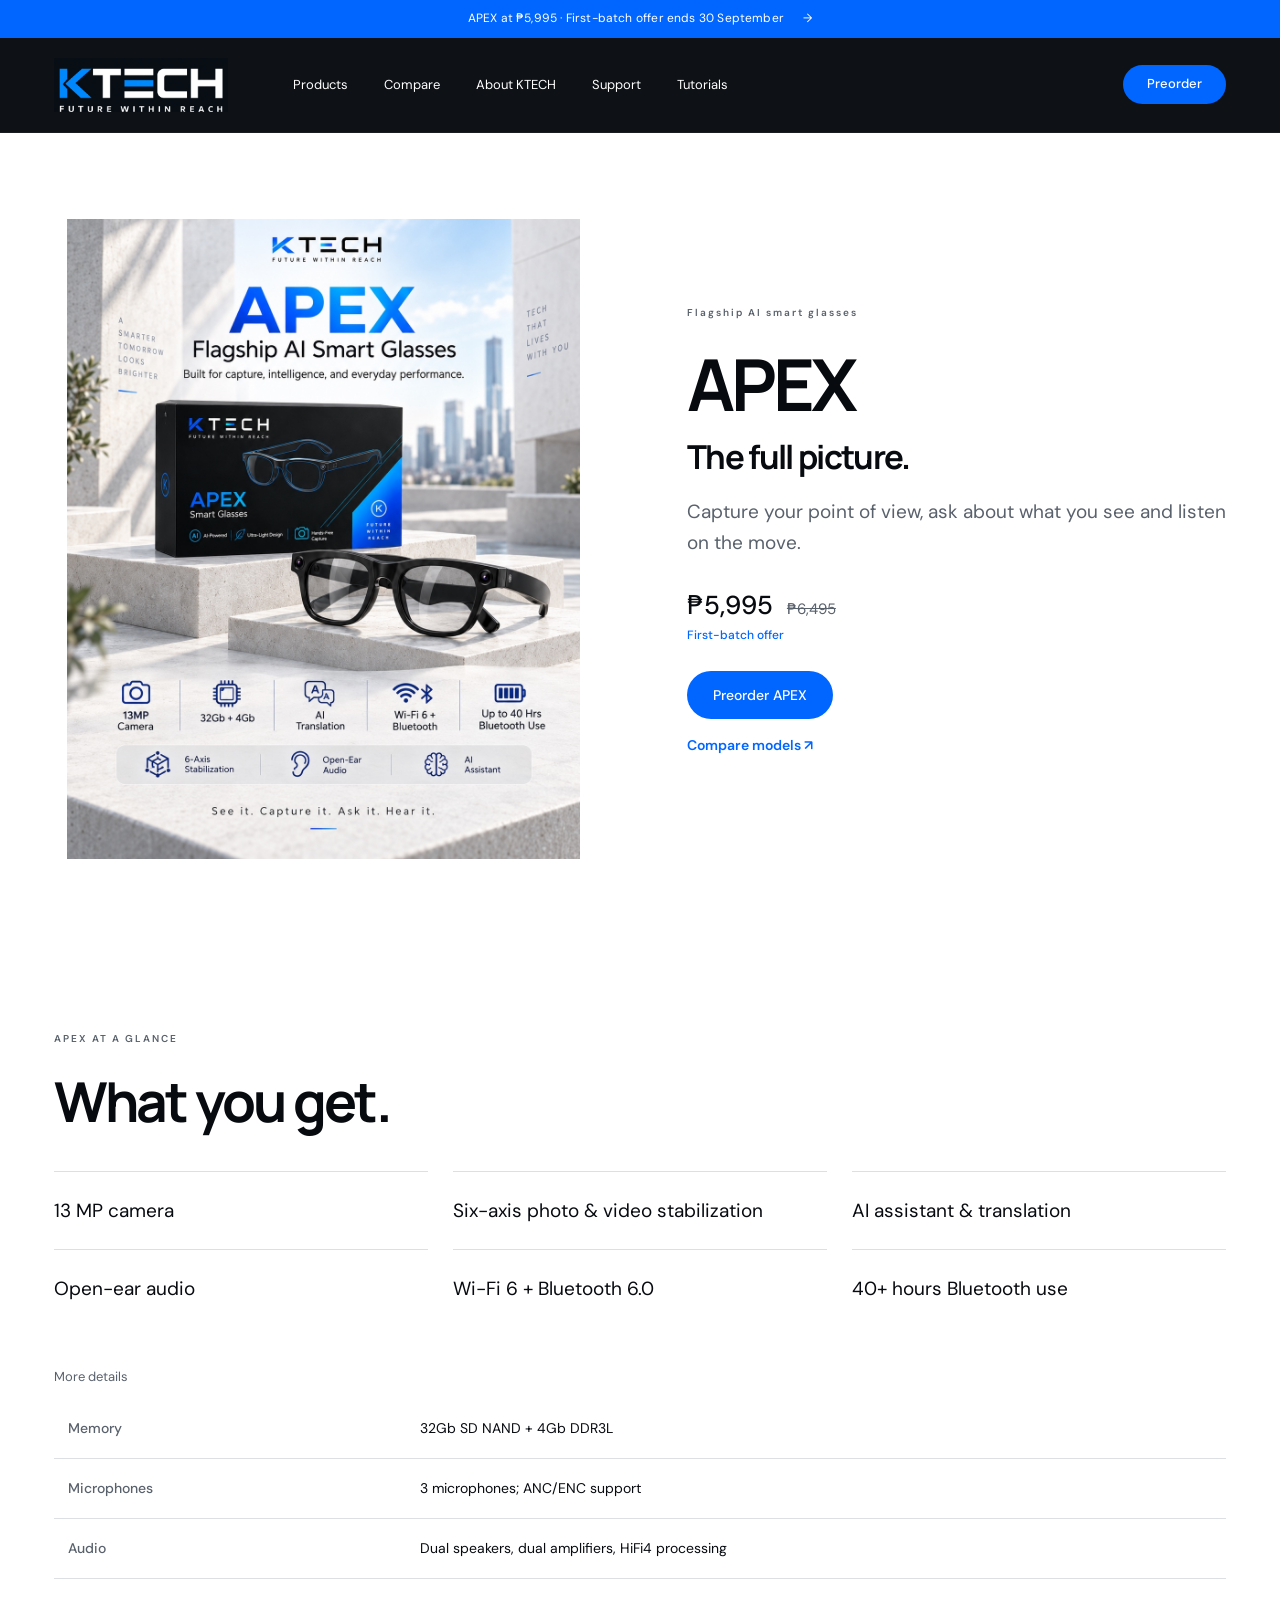
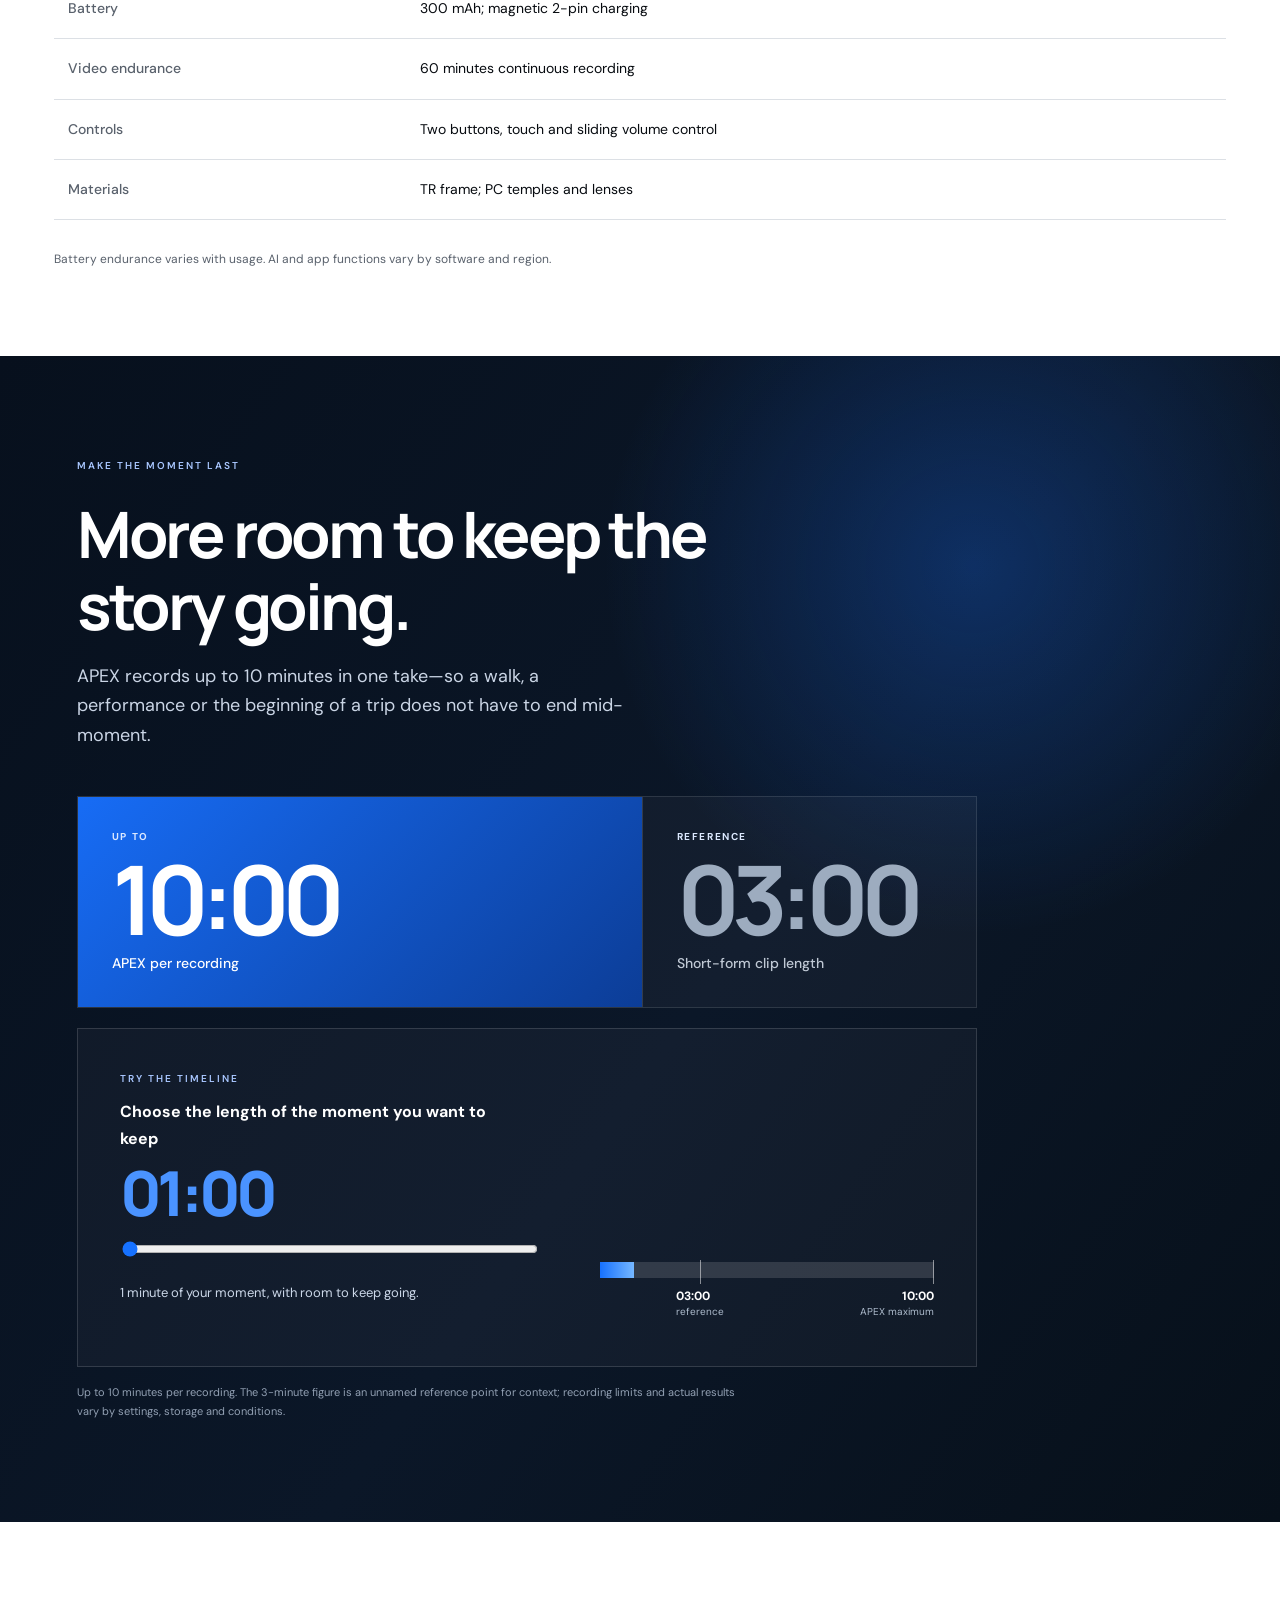
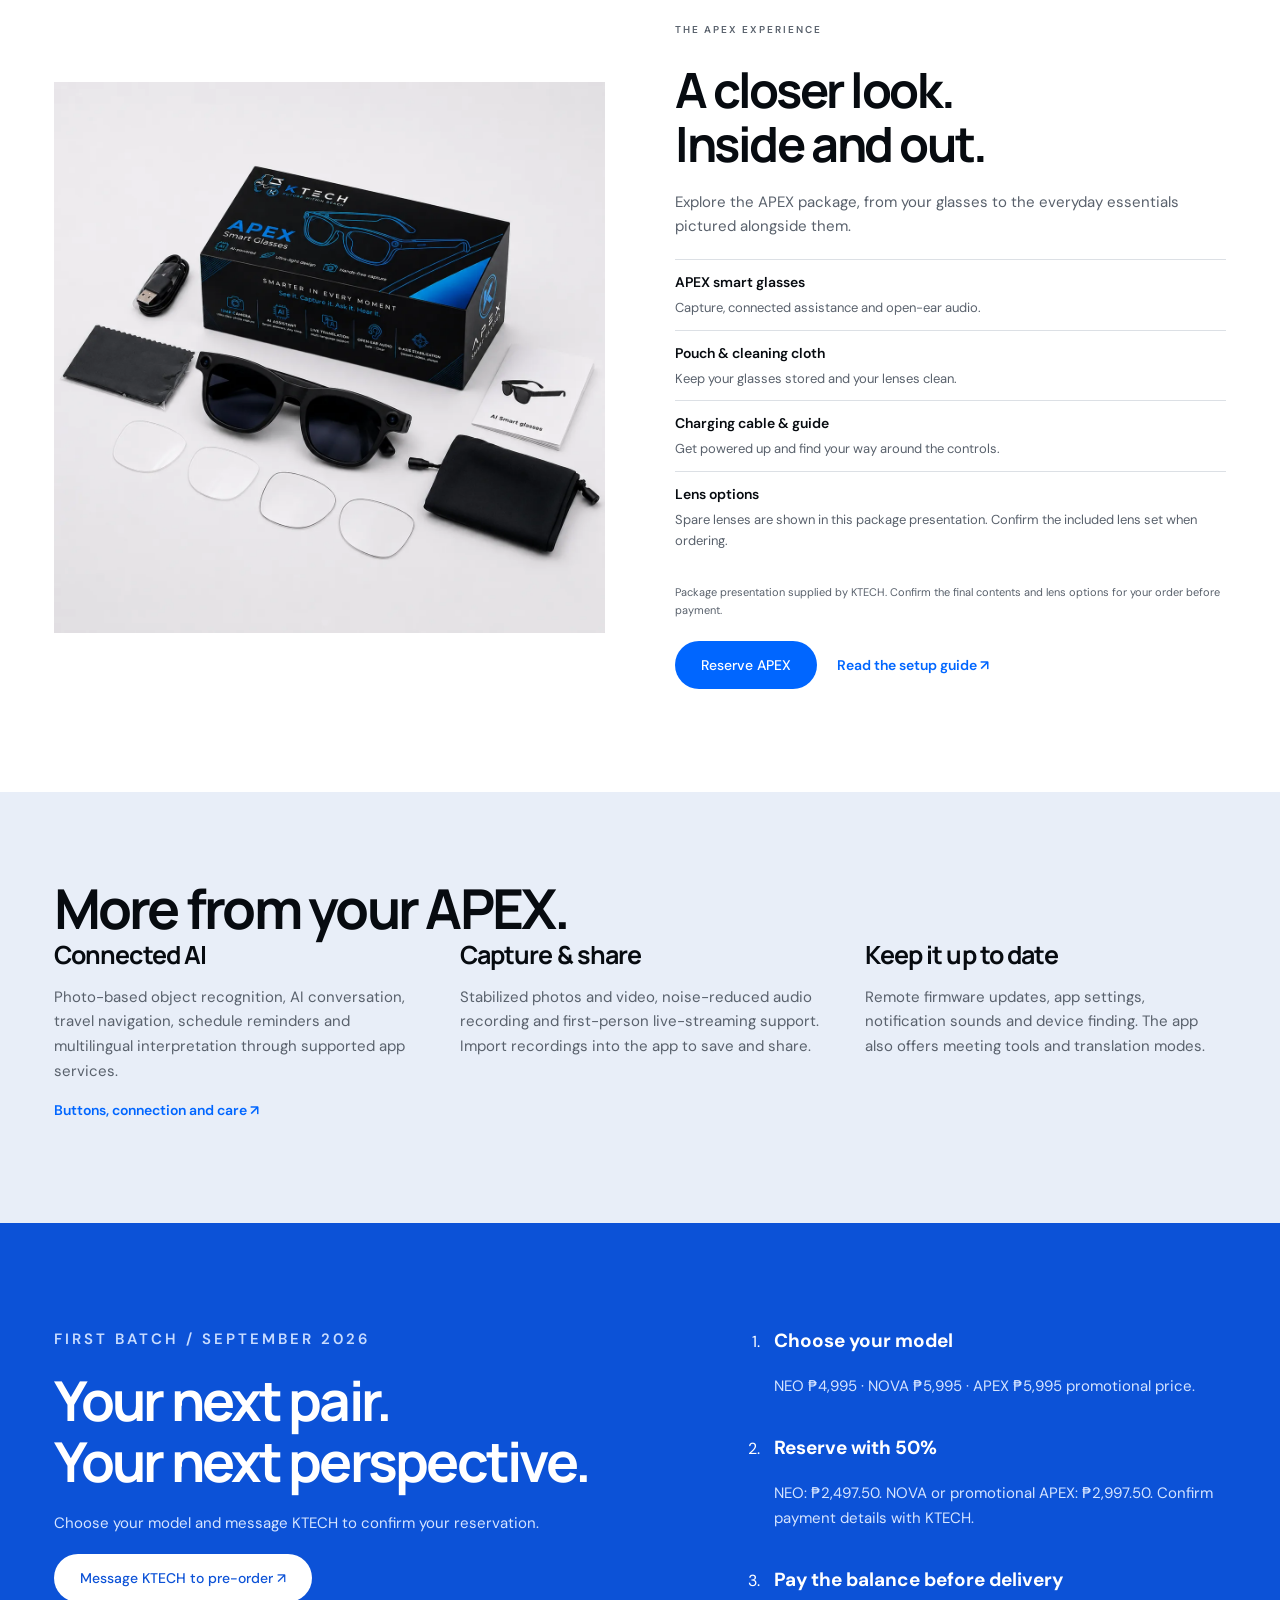
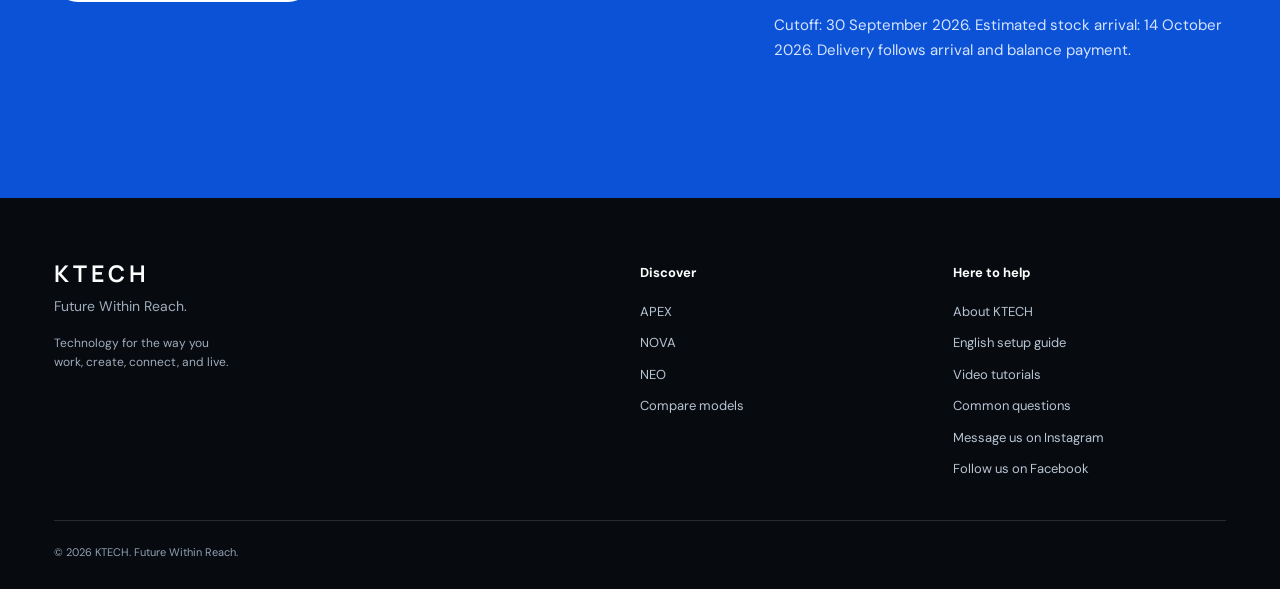
<file: apex.html>
<!doctype html>
<html lang="en">
  <head>
    <meta charset="utf-8" />
    <meta name="viewport" content="width=device-width,initial-scale=1" />
    <title>APEX | KTECH</title>
    <meta
      name="description"
      content="Explore KTECH APEX, NOVA and NEO. Compare smart glasses and learn how to set up APEX."
    />
    <link rel="stylesheet" href="style.css?v=20260913-premium" />
    <script src="experience.js?v=20260913-premium" defer></script>
    <link
      rel="icon"
      type="image/png"
      sizes="1080x1080"
      href="assets/favicon.png?v=20260914-logo"
    />
  </head>
  <body>
    <a class="skip" href="#main">Skip to content</a>
    <div class="offer">
      <a href="index.html#pre-order"
        >APEX at ₱5,995 · First-batch offer ends 30 September
        <span aria-hidden="true">→</span></a
      >
    </div>
    <header>
      <a class="logo site-brand" href="index.html" aria-label="KTECH home"><img src="assets/ktech-header-logo.webp" alt="KTECH — Future Within Reach" /></a
      ><button
        class="menu-toggle"
        aria-controls="main-nav"
        aria-expanded="false"
      >
        Menu
      </button>
      <nav id="main-nav" aria-label="Main navigation">
        <a href="index.html#models">Products</a
        ><a href="compare.html">Compare</a><a href="about.html">About KTECH</a
        ><a href="guide.html">Support</a
        ><a href="tutorials.html">Tutorials</a
        ><a class="button nav-contact" href="index.html#pre-order">Preorder</a>
      </nav>
    </header>
    <main id="main">
      <section class="product">
        <img
          src="assets/apex.jpeg"
          alt="KTECH APEX product and specifications"
        />
        <div>
          <p class="eyebrow">Flagship AI smart glasses</p>
          <h1>APEX</h1>
          <h2>The full picture.</h2>
          <p class="intro">
            Capture your point of view, ask about what you see and listen on the
            move.
          </p>
          <p class="price">
            ₱5,995 <s>₱6,495</s><small>First-batch offer</small>
          </p>
          <a class="button" href="index.html#pre-order">Preorder APEX</a
          ><a class="link" href="compare.html">Compare models ↗</a>
        </div>
      </section>
      <section>
        <p class="eyebrow">APEX AT A GLANCE</p>
        <h2>What you get.</h2>
        <div class="feature-list">
          <div>13 MP camera</div>
          <div>Six-axis photo & video stabilization</div>
          <div>AI assistant & translation</div>
          <div>Open-ear audio</div>
          <div>Wi-Fi 6 + Bluetooth 6.0</div>
          <div>40+ hours Bluetooth use</div>
        </div>
        <table>
          <caption>
            More details
          </caption>
          <tbody>
            <tr>
              <th scope="row">Memory</th>
              <td>32Gb SD NAND + 4Gb DDR3L</td>
            </tr>
            <tr>
              <th scope="row">Microphones</th>
              <td>3 microphones; ANC/ENC support</td>
            </tr>
            <tr>
              <th scope="row">Audio</th>
              <td>Dual speakers, dual amplifiers, HiFi4 processing</td>
            </tr>
            <tr>
              <th scope="row">Battery</th>
              <td>300 mAh; magnetic 2-pin charging</td>
            </tr>
            <tr>
              <th scope="row">Video endurance</th>
              <td>60 minutes continuous recording</td>
            </tr>
            <tr>
              <th scope="row">Controls</th>
              <td>Two buttons, touch and sliding volume control</td>
            </tr>
            <tr>
              <th scope="row">Materials</th>
              <td>TR frame; PC temples and lenses</td>
            </tr>
          </tbody>
        </table>
        <p class="note">
          Battery endurance varies with usage. AI and app functions vary by
          software and region.
        </p>
      </section>
      <section class="recording-proof" id="recording" aria-labelledby="recording-title">
        <div class="recording-copy">
          <p class="eyebrow">MAKE THE MOMENT LAST</p>
          <h2 id="recording-title">More room to keep the story going.</h2>
          <p>
            APEX records up to 10 minutes in one take—so a walk, a performance
            or the beginning of a trip does not have to end mid-moment.
          </p>
        </div>
        <div class="recording-metrics" aria-label="Video recording time comparison">
          <div class="recording-apex">
            <span>UP TO</span><strong>10:00</strong><b>APEX per recording</b>
          </div>
          <div class="recording-reference">
            <span>REFERENCE</span><strong>03:00</strong><b>Short-form clip length</b>
          </div>
        </div>
        <div class="recording-playground" aria-labelledby="recording-playground-title">
          <div>
            <p class="eyebrow" id="recording-playground-title">TRY THE TIMELINE</p>
            <label for="recording-range">Choose the length of the moment you want to keep</label>
            <output id="recording-output" for="recording-range">01:00</output>
            <input
              aria-describedby="recording-feedback"
              id="recording-range"
              max="10"
              min="1"
              step="1"
              type="range"
              value="1"
            />
            <p id="recording-feedback">
              One minute of your moment, with room to keep going.
            </p>
          </div>
          <div class="recording-timeline" aria-hidden="true">
            <span class="recording-fill" id="recording-fill"></span>
            <span class="recording-reference-marker"><b>03:00</b> reference</span>
            <span class="recording-end-marker"><b>10:00</b> APEX maximum</span>
          </div>
        </div>
        <p class="recording-note">
          Up to 10 minutes per recording. The 3-minute figure is an unnamed
          reference point for context; recording limits and actual results vary
          by settings, storage and conditions.
        </p>
      </section>
      <!-- <section id="specs">
        <p class="eyebrow">LOOK A LITTLE CLOSER</p> -->
        <!-- ''<h2>The details behind APEX.</h2>
        <details class="spec-group" open>
          <summary>Camera & audio</summary>
          <table>
            <tbody>
              <tr>
                <th scope="row">Camera</th>
                <td>13 MP front camera</td>
              </tr>
              <tr>
                <th scope="row">Stabilization</th>
                <td>Six-axis G-sensor; anti-shake photos and video</td>
              </tr>
              <tr>
                <th scope="row">Microphones</th>
                <td>
                  3 microphones; ANC/ENC dual-microphone noise-reduction support
                </td>
              </tr>
              <tr>
                <th scope="row">Speakers</th>
                <td>
                  Dual speakers, two-channel output and dual power amplifiers
                </td>
              </tr>
              <tr>
                <th scope="row">Audio</th>
                <td>
                  HiFi4 Bluetooth music processing; Bluetooth voice calls;
                  noise-reduction recording
                </td>
              </tr>
              <tr>
                <th scope="row">Recording indicators</th>
                <td>
                  Photo/video recording indicator and two charging indicators
                </td>
              </tr>
            </tbody>
          </table>
        </details>
        <details class="spec-group">
          <summary>Connectivity & AI</summary>
          <table>
            <tbody>
              <tr>
                <th scope="row">Wi-Fi</th>
                <td>Wi-Fi 6; dual-band 2.4 GHz / 5 GHz</td>
              </tr>
              <tr>
                <th scope="row">Bluetooth</th>
                <td>Bluetooth 6.0 and BLE</td>
              </tr>
              <tr>
                <th scope="row">Phone compatibility</th>
                <td>
                  Bluetooth music streaming for iOS, Android and HarmonyOS
                </td>
              </tr>
              <tr>
                <th scope="row">Antennas</th>
                <td>Bluetooth and Wi-Fi antennas</td>
              </tr>
              <tr>
                <th scope="row">AI functions</th>
                <td>
                  Large-model connection, conversational AI, photo object
                  recognition, travel navigation, multilingual simultaneous
                  interpretation and voice activation
                </td>
              </tr>
              <tr>
                <th scope="row">Voice wake phrase</th>
                <td>Hey Fan!</td>
              </tr>
              <tr>
                <th scope="row">App & updates</th>
                <td>
                  Built-in app functions, notification sounds and remote OTA
                  upgrades
                </td>
              </tr>
              <tr>
                <th scope="row">Live streaming</th>
                <td>
                  First-person live-streaming capture; supported app/service
                  required
                </td>
              </tr>
            </tbody>
          </table>
        </details>
        <details class="spec-group">
          <summary>Battery & charging</summary>
          <table>
            <tbody>
              <tr>
                <th scope="row">Battery</th>
                <td>300 mAh</td>
              </tr>
              <tr>
                <th scope="row">Charging connection</th>
                <td>Contact-based magnetic 2-pin charging</td>
              </tr>
              <tr>
                <th scope="row">Charging current</th>
                <td>100–200 mA; default 100 mA</td>
              </tr>
              <tr>
                <th scope="row">Reverse-charge protection</th>
                <td>Supported</td>
              </tr>
              <tr>
                <th scope="row">Bluetooth music / calls</th>
                <td>≥40 hours</td>
              </tr>
              <tr>
                <th scope="row">Continuous video</th>
                <td>60 minutes</td>
              </tr>
              <tr>
                <th scope="row">Standby</th>
                <td>6 months</td>
              </tr>
              <tr>
                <th scope="row">Daily endurance</th>
                <td>40 hours; actual results depend on usage</td>
              </tr>
              <tr>
                <th scope="row">Optional protections</th>
                <td>
                  OVP overvoltage, OCP overcurrent, NTC temperature control and
                  EOS surge protection are configuration-dependent
                </td>
              </tr>
              <tr>
                <th scope="row">ESD rating</th>
                <td>4 kV contact / 8 kV air</td>
              </tr>
            </tbody>
          </table>
        </details>
        <details class="spec-group">
          <summary>Design, controls & hardware</summary>
          <table>
            <tbody>
              <tr>
                <th scope="row">Frame</th>
                <td>TR material</td>
              </tr>
              <tr>
                <th scope="row">Temples & lenses</th>
                <td>PC material</td>
              </tr>
              <tr>
                <th scope="row">Controls</th>
                <td>
                  Two buttons; tactile switch, single-point touch and sliding
                  touch
                </td>
              </tr>
              <tr>
                <th scope="row">Reset</th>
                <td>Built-in reset; hold button for 8–10 seconds</td>
              </tr>
              <tr>
                <th scope="row">Memory</th>
                <td>32Gb SD NAND + 4Gb DDR3L</td>
              </tr>
              <tr>
                <th scope="row">Mainboard</th>
                <td>AI386W-AK</td>
              </tr>
              <tr>
                <th scope="row">Main controller</th>
                <td>KM02G + 8961</td>
              </tr>
              <tr>
                <th scope="row">Package</th>
                <td>QFN88; 8 × 6 mm</td>
              </tr>
              <tr>
                <th scope="row">Audio Bluetooth IC</th>
                <td>BT8961</td>
              </tr>
            </tbody>
          </table>
        </details>'' -->
      <!-- </section> -->
      <section class="package-section" id="package">
        <div class="package-visual">
          <img
            src="assets/apex-package.webp"
            alt="APEX package presentation showing glasses, box, pouch, cable, cleaning cloth, manual and spare lenses"
            width="1254"
            height="1254"
            loading="lazy"
          />
        </div>
        <div>
          <p class="eyebrow">THE APEX EXPERIENCE</p>
          <h2>A closer look.<br />Inside and out.</h2>
          <p>
            Explore the APEX package, from your glasses to the everyday
            essentials pictured alongside them.
          </p>
          <dl class="package-list">
            <div>
              <dt>APEX smart glasses</dt>
              <dd>Capture, connected assistance and open-ear audio.</dd>
            </div>
            <div>
              <dt>Pouch & cleaning cloth</dt>
              <dd>Keep your glasses stored and your lenses clean.</dd>
            </div>
            <div>
              <dt>Charging cable & guide</dt>
              <dd>Get powered up and find your way around the controls.</dd>
            </div>
            <div>
              <dt>Lens options</dt>
              <dd>
                Spare lenses are shown in this package presentation. Confirm the
                included lens set when ordering.
              </dd>
            </div>
          </dl>
          <p class="note">
            Package presentation supplied by KTECH. Confirm the final contents
            and lens options for your order before payment.
          </p>
          <a class="button" href="index.html#pre-order">Reserve APEX</a
          ><a class="link" href="guide.html">Read the setup guide ↗</a>
        </div>
      </section>
      <section class="choices">
        <h2>More from your APEX.</h2>
        <div class="three">
          <div>
            <h3>Connected AI</h3>
            <p>
              Photo-based object recognition, AI conversation, travel
              navigation, schedule reminders and multilingual interpretation
              through supported app services.
            </p>
          </div>
          <div>
            <h3>Capture & share</h3>
            <p>
              Stabilized photos and video, noise-reduced audio recording and
              first-person live-streaming support. Import recordings into the
              app to save and share.
            </p>
          </div>
          <div>
            <h3>Keep it up to date</h3>
            <p>
              Remote firmware updates, app settings, notification sounds and
              device finding. The app also offers meeting tools and translation
              modes.
            </p>
          </div>
        </div>
        <a class="link" href="guide.html">Buttons, connection and care ↗</a>
      </section>
      <section class="order" id="pre-order">
        <div>
          <p class="eyebrow">FIRST BATCH / SEPTEMBER 2026</p>
          <h2>Your next pair.<br />Your next perspective.</h2>
          <p>
            Choose your model and message KTECH to confirm your reservation.
          </p>
          <a class="button" href="https://www.instagram.com/ktech_electronics/"
            >Message KTECH to pre-order ↗</a
          >
        </div>
        <ol>
          <li>
            <strong>Choose your model</strong>
            <p>NEO ₱4,995 · NOVA ₱5,995 · APEX ₱5,995 promotional price.</p>
          </li>
          <li>
            <strong>Reserve with 50%</strong>
            <p>
              NEO: ₱2,497.50. NOVA or promotional APEX: ₱2,997.50. Confirm
              payment details with KTECH.
            </p>
          </li>
          <li>
            <strong>Pay the balance before delivery</strong>
            <p>
              Cutoff: 30 September 2026. Estimated stock arrival: 14 October
              2026. Delivery follows arrival and balance payment.
            </p>
          </li>
        </ol>
      </section>
    </main>
    <footer class="business-footer">
      <div>
        <a class="logo" href="index.html">KTECH</a>
        <p>Future Within Reach.</p>
        <p class="footer-intro">
          Technology for the way you<br />work, create, connect, and live.
        </p>
      </div>
      <div>
        <b>Discover</b><a href="apex.html">APEX</a><a href="nova.html">NOVA</a
        ><a href="neo.html">NEO</a><a href="compare.html">Compare models</a>
      </div>
      <div>
        <b>Here to help</b><a href="about.html">About KTECH</a
        ><a href="guide.html">English setup guide</a
        ><a href="tutorials.html">Video tutorials</a
        ><a href="index.html#faq">Common questions</a>

        <a href="https://www.instagram.com/ktech_electronics/"
          >Message us on Instagram</a
        >
        <a href="https://web.facebook.com/profile.php?id=61593806242796">Follow us on Facebook</a>
      </div>
      <small>© 2026 KTECH. Future Within Reach.</small>
    </footer>
    <div class="mobile-buy">
      <div><strong>APEX</strong><span>₱5,995 · first-batch offer</span></div>
      <a class="button" href="index.html#pre-order">Preorder</a>
    </div>
  </body>
</html>
</file>
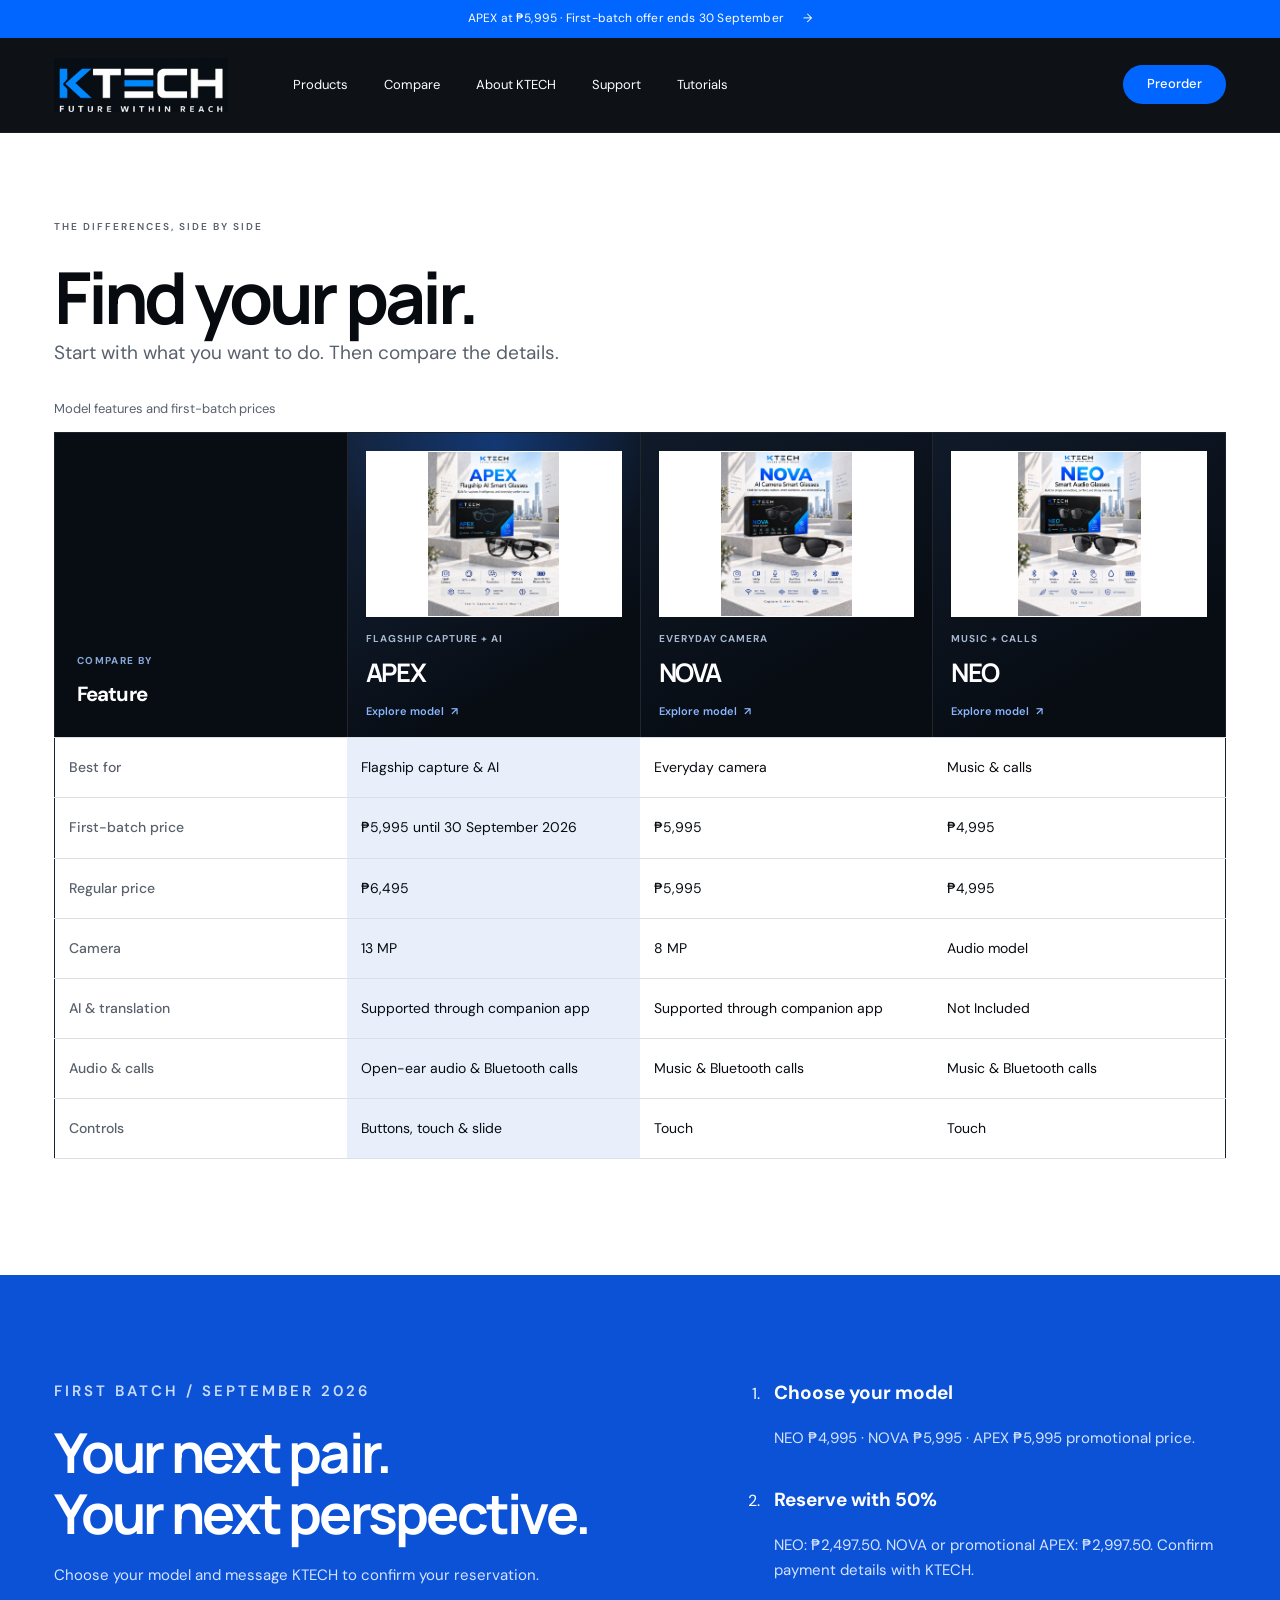
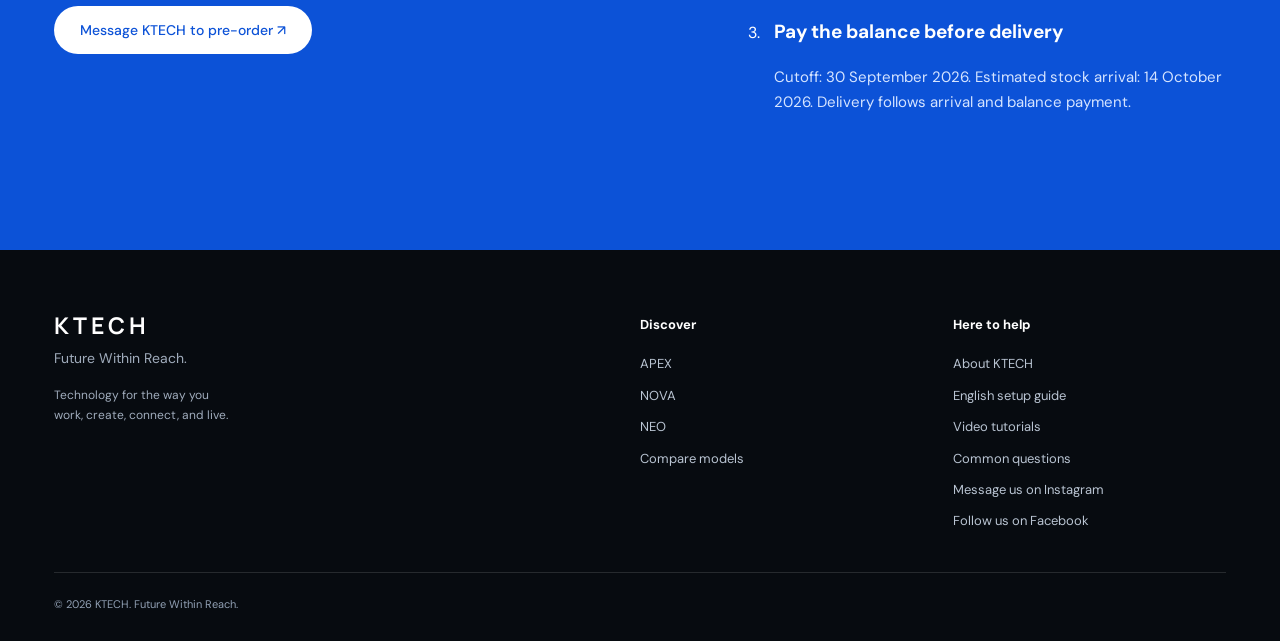
<file: compare.html>
<!doctype html>
<html lang="en">
  <head>
    <meta charset="utf-8" />
    <meta name="viewport" content="width=device-width,initial-scale=1" />
    <title>Compare models | KTECH</title>
    <meta
      name="description"
      content="Explore KTECH APEX, NOVA and NEO. Compare smart glasses and learn how to set up APEX."
    />
    <link rel="stylesheet" href="style.css?v=20260913-premium" />
    <script src="experience.js?v=20260913-premium" defer></script>
    <link
      rel="icon"
      type="image/png"
      sizes="1080x1080"
      href="assets/favicon.png?v=20260914-logo"
    />
  </head>
  <body>
    <a class="skip" href="#main">Skip to content</a>
    <div class="offer">
      <a href="index.html#pre-order"
        >APEX at ₱5,995 · First-batch offer ends 30 September
        <span aria-hidden="true">→</span></a
      >
    </div>
    <header>
      <a class="logo site-brand" href="index.html" aria-label="KTECH home"><img src="assets/ktech-header-logo.webp" alt="KTECH — Future Within Reach" /></a
      ><button
        class="menu-toggle"
        aria-controls="main-nav"
        aria-expanded="false"
      >
        Menu
      </button>
      <nav id="main-nav" aria-label="Main navigation">
        <a href="index.html#models">Products</a
        ><a href="compare.html">Compare</a><a href="about.html">About KTECH</a
        ><a href="guide.html">Support</a
        ><a href="tutorials.html">Tutorials</a
        ><a class="button nav-contact" href="index.html#pre-order">Preorder</a>
      </nav>
    </header>
    <main id="main">
      <section>
        <p class="eyebrow">THE DIFFERENCES, SIDE BY SIDE</p>
        <h1>Find your pair.</h1>
        <p class="intro">
          Start with what you want to do. Then compare the details.
        </p>
        <div
          class="table-scroll"
          tabindex="0"
          aria-label="Scrollable model comparison"
        >
          <table class="comparison">
            <caption>
              Model features and first-batch prices
            </caption>
            <thead>
              <tr>
                <th class="comparison-feature-heading" scope="col">
                  <span>Compare by</span>Feature
                </th>
                <th class="comparison-model comparison-apex" scope="col">
                  <a class="comparison-model-link" href="apex.html">
                    <span class="comparison-art"><img
                      src="assets/apex.jpeg"
                      alt="APEX glasses and packaging"
                    /></span>
                    <span class="comparison-kicker">Flagship capture + AI</span>
                    <span class="comparison-name">APEX</span>
                    <span class="comparison-explore">Explore model <span aria-hidden="true">↗</span></span>
                  </a>
                </th>
                <th class="comparison-model comparison-nova" scope="col">
                  <a class="comparison-model-link" href="nova.html">
                    <span class="comparison-art"><img
                      src="assets/nova.jpeg"
                      alt="NOVA glasses and packaging"
                    /></span>
                    <span class="comparison-kicker">Everyday camera</span>
                    <span class="comparison-name">NOVA</span>
                    <span class="comparison-explore">Explore model <span aria-hidden="true">↗</span></span>
                  </a>
                </th>
                <th class="comparison-model comparison-neo" scope="col">
                  <a class="comparison-model-link" href="neo.html">
                    <span class="comparison-art"><img
                      src="assets/neo.jpeg"
                      alt="NEO glasses and packaging"
                    /></span>
                    <span class="comparison-kicker">Music + calls</span>
                    <span class="comparison-name">NEO</span>
                    <span class="comparison-explore">Explore model <span aria-hidden="true">↗</span></span>
                  </a>
                </th>
              </tr>
            </thead>
            <tbody>
              <tr>
                <th scope="row">Best for</th>
                <td>Flagship capture & AI</td>
                <td>Everyday camera</td>
                <td>Music & calls</td>
              </tr>
              <tr>
                <th scope="row">First-batch price</th>
                <td>₱5,995 until 30 September 2026</td>
                <td>₱5,995</td>
                <td>₱4,995</td>
              </tr>
              <tr>
                <th scope="row">Regular price</th>
                <td>₱6,495</td>
                <td>₱5,995</td>
                <td>₱4,995</td>
              </tr>
              <tr>
                <th scope="row">Camera</th>
                <td>13 MP</td>
                <td>8 MP</td>
                <td>Audio model</td>
              </tr>
              <tr>
                <th scope="row">AI & translation</th>
                <td>Supported through companion app</td>
                <td>Supported through companion app</td>
                <td>Not Included</td>
              </tr>
              <tr>
                <th scope="row">Audio & calls</th>
                <td>Open-ear audio & Bluetooth calls</td>
                <td>Music & Bluetooth calls</td>
                <td>Music & Bluetooth calls</td>
              </tr>
              <tr>
                <th scope="row">Controls</th>
                <td>Buttons, touch & slide</td>
                <td>Touch</td>
                <td>Touch</td>
              </tr>
            </tbody>
          </table>
        </div>
      </section>
      <section class="order" id="pre-order">
        <div>
          <p class="eyebrow">FIRST BATCH / SEPTEMBER 2026</p>
          <h2>Your next pair.<br />Your next perspective.</h2>
          <p>
            Choose your model and message KTECH to confirm your reservation.
          </p>
          <a class="button" href="https://www.instagram.com/ktech_electronics/"
            >Message KTECH to pre-order ↗</a
          >
        </div>
        <ol>
          <li>
            <strong>Choose your model</strong>
            <p>NEO ₱4,995 · NOVA ₱5,995 · APEX ₱5,995 promotional price.</p>
          </li>
          <li>
            <strong>Reserve with 50%</strong>
            <p>
              NEO: ₱2,497.50. NOVA or promotional APEX: ₱2,997.50. Confirm
              payment details with KTECH.
            </p>
          </li>
          <li>
            <strong>Pay the balance before delivery</strong>
            <p>
              Cutoff: 30 September 2026. Estimated stock arrival: 14 October
              2026. Delivery follows arrival and balance payment.
            </p>
          </li>
        </ol>
      </section>
    </main>
    <footer class="business-footer">
      <div>
        <a class="logo" href="index.html">KTECH</a>
        <p>Future Within Reach.</p>
        <p class="footer-intro">
          Technology for the way you<br />work, create, connect, and live.
        </p>
      </div>
      <div>
        <b>Discover</b><a href="apex.html">APEX</a><a href="nova.html">NOVA</a
        ><a href="neo.html">NEO</a><a href="compare.html">Compare models</a>
      </div>
      <div>
        <b>Here to help</b><a href="about.html">About KTECH</a
        ><a href="guide.html">English setup guide</a
        ><a href="tutorials.html">Video tutorials</a
        ><a href="index.html#faq">Common questions</a
        ><a href="https://www.instagram.com/ktech_electronics/"
          >Message us on Instagram</a
        >
        <a href="https://web.facebook.com/profile.php?id=61593806242796">Follow us on Facebook</a>
      </div>
      <small>© 2026 KTECH. Future Within Reach.</small>
    </footer>
    <div class="mobile-buy">
      <div><strong>APEX</strong><span>₱5,995 · first-batch offer</span></div>
      <a class="button" href="index.html#pre-order">Preorder</a>
    </div>
  </body>
</html>
</file>
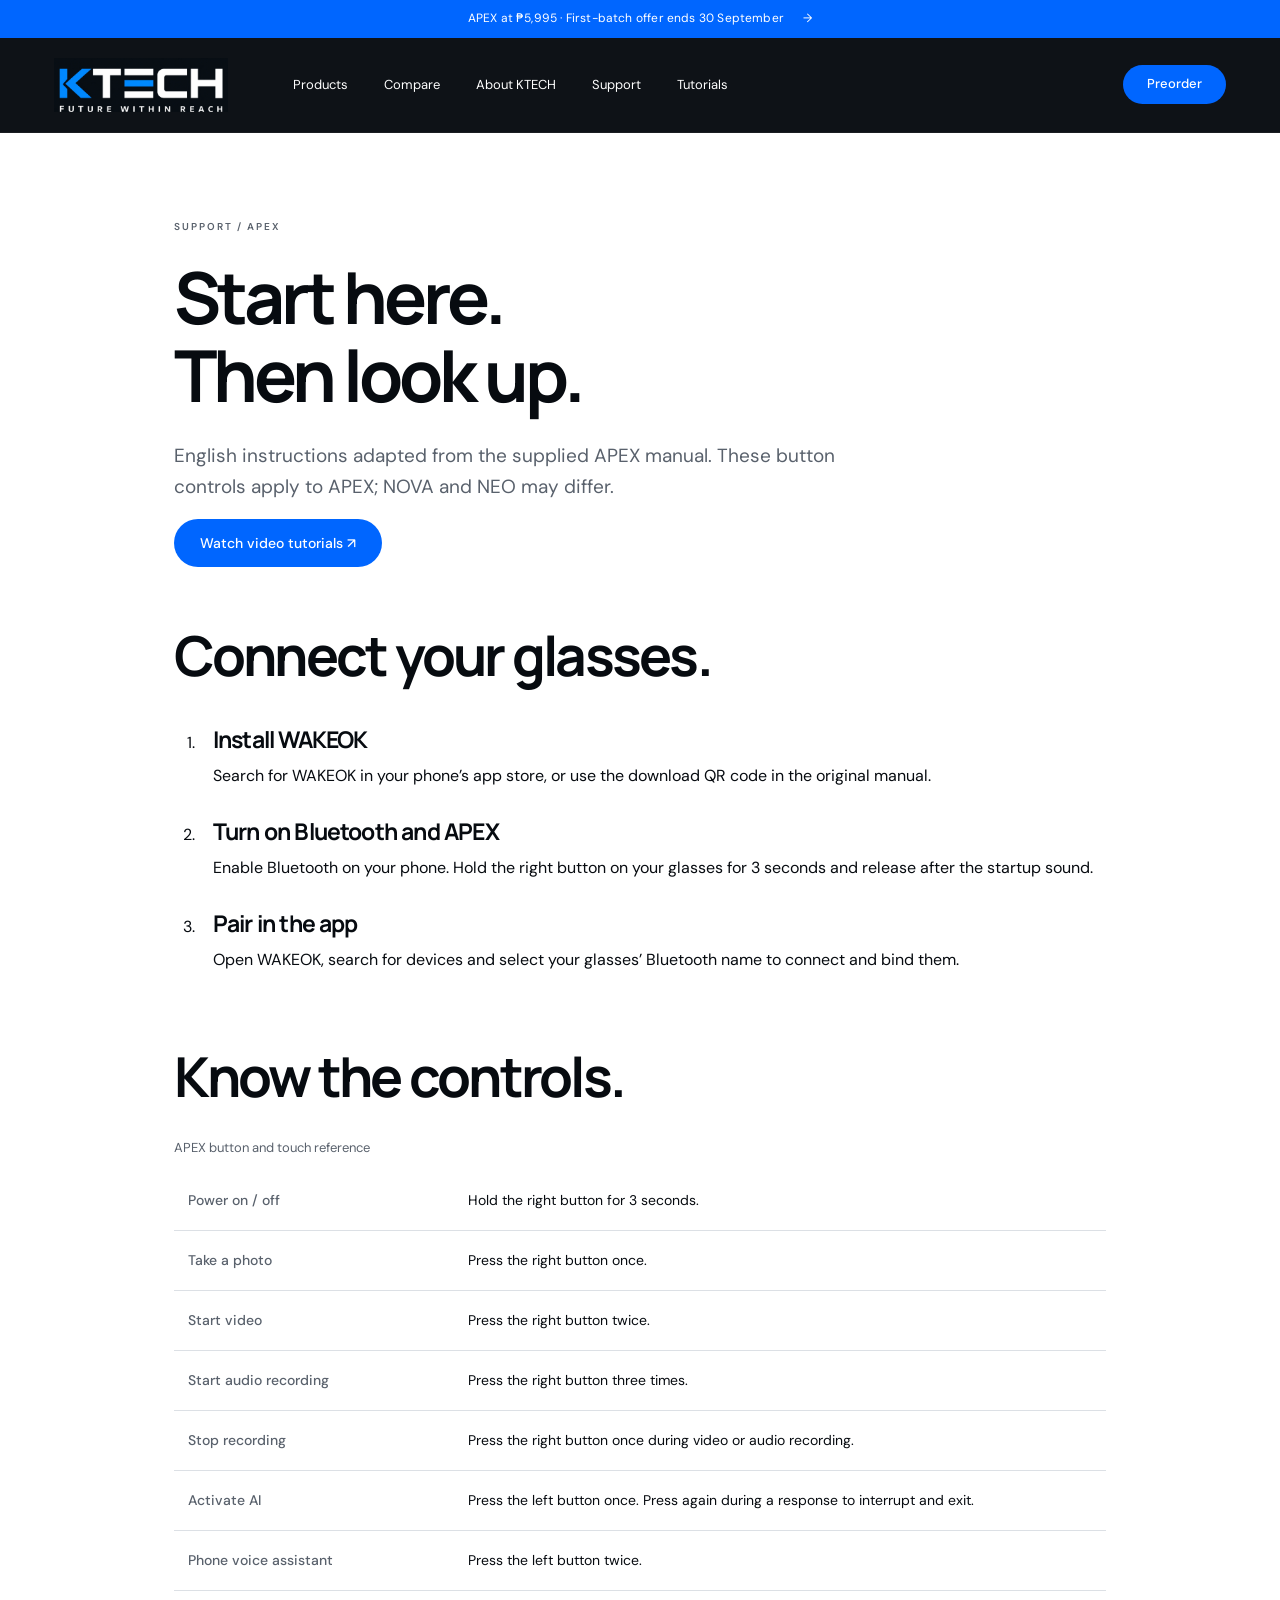
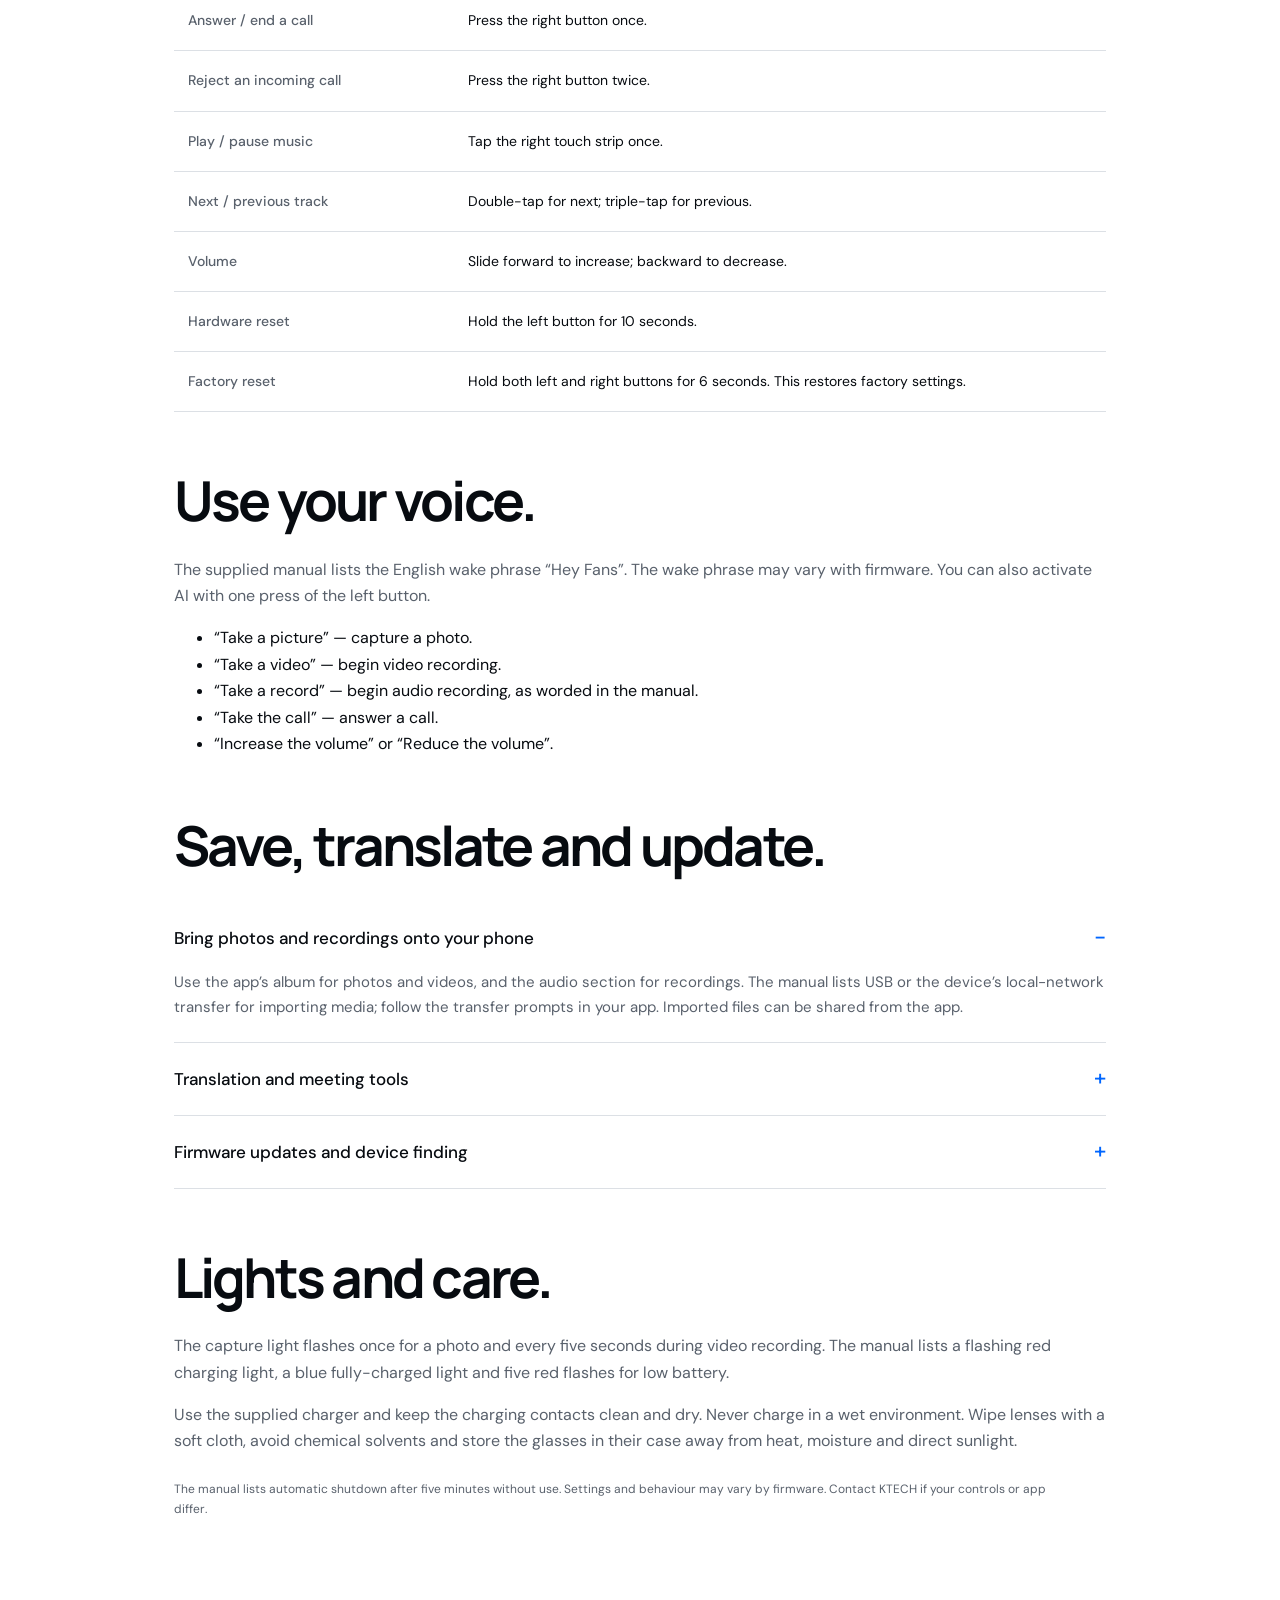
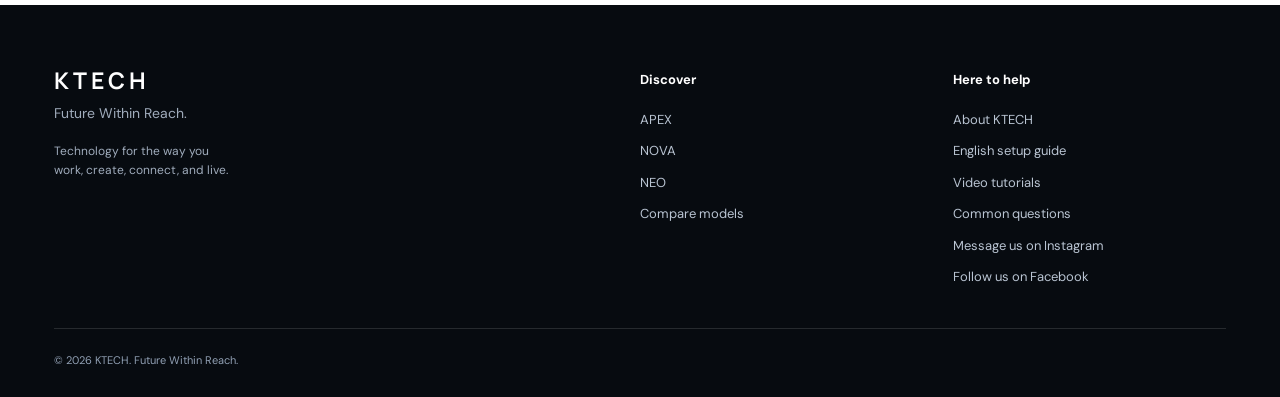
<file: guide.html>
<!doctype html>
<html lang="en">
  <head>
    <meta charset="utf-8" />
    <meta name="viewport" content="width=device-width,initial-scale=1" />
    <title>APEX English setup guide | KTECH</title>
    <meta
      name="description"
      content="Explore KTECH APEX, NOVA and NEO. Compare smart glasses and learn how to set up APEX."
    />
    <link rel="stylesheet" href="style.css?v=20260913-premium" />
    <script src="experience.js?v=20260913-premium" defer></script>
    <link
      rel="icon"
      type="image/png"
      sizes="1080x1080"
      href="assets/favicon.png?v=20260914-logo"
    />
  </head>
  <body>
    <a class="skip" href="#main">Skip to content</a>
    <div class="offer">
      <a href="index.html#pre-order"
        >APEX at ₱5,995 · First-batch offer ends 30 September
        <span aria-hidden="true">→</span></a
      >
    </div>
    <header>
      <a class="logo site-brand" href="index.html" aria-label="KTECH home"><img src="assets/ktech-header-logo.webp" alt="KTECH — Future Within Reach" /></a
      ><button
        class="menu-toggle"
        aria-controls="main-nav"
        aria-expanded="false"
      >
        Menu
      </button>
      <nav id="main-nav" aria-label="Main navigation">
        <a href="index.html#models">Products</a
        ><a href="compare.html">Compare</a><a href="about.html">About KTECH</a
        ><a href="guide.html">Support</a
        ><a href="tutorials.html">Tutorials</a
        ><a class="button nav-contact" href="index.html#pre-order">Preorder</a>
      </nav>
    </header>
    <main id="main">
      <section class="guide">
        <p class="eyebrow">SUPPORT / APEX</p>
        <h1>Start here.<br />Then look up.</h1>
        <p class="intro">
          English instructions adapted from the supplied APEX manual. These
          button controls apply to APEX; NOVA and NEO may differ.
        </p>
        <p><a class="button" href="tutorials.html">Watch video tutorials ↗</a></p>
        <h2>Connect your glasses.</h2>
        <ol class="steps">
          <li>
            <h3>Install WAKEOK</h3>
            <p>
              Search for WAKEOK in your phone’s app store, or use the download
              QR code in the original manual.
            </p>
          </li>
          <li>
            <h3>Turn on Bluetooth and APEX</h3>
            <p>
              Enable Bluetooth on your phone. Hold the right button on your
              glasses for 3 seconds and release after the startup sound.
            </p>
          </li>
          <li>
            <h3>Pair in the app</h3>
            <p>
              Open WAKEOK, search for devices and select your glasses’ Bluetooth
              name to connect and bind them.
            </p>
          </li>
        </ol>
        <h2>Know the controls.</h2>
        <table>
          <caption>
            APEX button and touch reference
          </caption>
          <tbody>
            <tr>
              <th scope="row">Power on / off</th>
              <td>Hold the right button for 3 seconds.</td>
            </tr>
            <tr>
              <th scope="row">Take a photo</th>
              <td>Press the right button once.</td>
            </tr>
            <tr>
              <th scope="row">Start video</th>
              <td>Press the right button twice.</td>
            </tr>
            <tr>
              <th scope="row">Start audio recording</th>
              <td>Press the right button three times.</td>
            </tr>
            <tr>
              <th scope="row">Stop recording</th>
              <td>
                Press the right button once during video or audio recording.
              </td>
            </tr>
            <tr>
              <th scope="row">Activate AI</th>
              <td>
                Press the left button once. Press again during a response to
                interrupt and exit.
              </td>
            </tr>
            <tr>
              <th scope="row">Phone voice assistant</th>
              <td>Press the left button twice.</td>
            </tr>
            <tr>
              <th scope="row">Answer / end a call</th>
              <td>Press the right button once.</td>
            </tr>
            <tr>
              <th scope="row">Reject an incoming call</th>
              <td>Press the right button twice.</td>
            </tr>
            <tr>
              <th scope="row">Play / pause music</th>
              <td>Tap the right touch strip once.</td>
            </tr>
            <tr>
              <th scope="row">Next / previous track</th>
              <td>Double-tap for next; triple-tap for previous.</td>
            </tr>
            <tr>
              <th scope="row">Volume</th>
              <td>Slide forward to increase; backward to decrease.</td>
            </tr>
            <tr>
              <th scope="row">Hardware reset</th>
              <td>Hold the left button for 10 seconds.</td>
            </tr>
            <tr>
              <th scope="row">Factory reset</th>
              <td>
                Hold both left and right buttons for 6 seconds. This restores
                factory settings.
              </td>
            </tr>
          </tbody>
        </table>
        <h2>Use your voice.</h2>
        <p>
          The supplied manual lists the English wake phrase “Hey Fans”. The wake
          phrase may vary with firmware. You can also activate AI with one press
          of the left button.
        </p>
        <ul>
          <li>“Take a picture” — capture a photo.</li>
          <li>“Take a video” — begin video recording.</li>
          <li>
            “Take a record” — begin audio recording, as worded in the manual.
          </li>
          <li>“Take the call” — answer a call.</li>
          <li>“Increase the volume” or “Reduce the volume”.</li>
        </ul>
        <h2>Save, translate and update.</h2>
        <details open>
          <summary>Bring photos and recordings onto your phone</summary>
          <p>
            Use the app’s album for photos and videos, and the audio section for
            recordings. The manual lists USB or the device’s local-network
            transfer for importing media; follow the transfer prompts in your
            app. Imported files can be shared from the app.
          </p>
        </details>
        <details>
          <summary>Translation and meeting tools</summary>
          <p>
            Select a supported translation mode and your languages in the app.
            The manual describes simultaneous interpretation, one-click
            translation, face-to-face translation and meeting voice/text
            capture. Availability depends on the app version and supported
            services.
          </p>
        </details>
        <details>
          <summary>Firmware updates and device finding</summary>
          <p>
            Connect the glasses to WAKEOK to check for firmware updates. Keep
            the battery charged and the network stable throughout an update. Use
            the app’s Find Device function to help locate your glasses.
          </p>
        </details>
        <h2>Lights and care.</h2>
        <p>
          The capture light flashes once for a photo and every five seconds
          during video recording. The manual lists a flashing red charging
          light, a blue fully-charged light and five red flashes for low
          battery.
        </p>
        <p>
          Use the supplied charger and keep the charging contacts clean and dry.
          Never charge in a wet environment. Wipe lenses with a soft cloth,
          avoid chemical solvents and store the glasses in their case away from
          heat, moisture and direct sunlight.
        </p>
        <p class="note">
          The manual lists automatic shutdown after five minutes without use.
          Settings and behaviour may vary by firmware. Contact KTECH if your
          controls or app differ.
        </p>
        <!-- <aside class="wakeok-callout" aria-labelledby="wakeok-title">
          <img
            alt="WAKEOK companion app icon"
            height="512"
            loading="lazy"
            src="assets/wakeok-app-icon.png"
            width="512"
          />
          <div>
            <p class="eyebrow">YOUR COMPANION APP</p>
            <h2 id="wakeok-title">Meet WAKEOK.</h2>
            <p>
              Use WAKEOK to pair your glasses, access media, explore supported
              connected features and check for firmware updates.
            </p>
            <p class="wakeok-detail">
              Search for <strong>WAKEOK</strong> in your phone’s app store, or
              use the download QR code in the original manual.
            </p>
          </div>
        </aside> -->
      </section>
    </main>
    <footer class="business-footer">
      <div>
        <a class="logo" href="index.html">KTECH</a>
        <p>Future Within Reach.</p>
        <p class="footer-intro">
          Technology for the way you<br />work, create, connect, and live.
        </p>
      </div>
      <div>
        <b>Discover</b><a href="apex.html">APEX</a><a href="nova.html">NOVA</a
        ><a href="neo.html">NEO</a><a href="compare.html">Compare models</a>
      </div>
      <div>
        <b>Here to help</b><a href="about.html">About KTECH</a
        ><a href="guide.html">English setup guide</a
        ><a href="tutorials.html">Video tutorials</a
        ><a href="index.html#faq">Common questions</a
        ><a href="https://www.instagram.com/ktech_electronics/"
          >Message us on Instagram</a
        >
        <a href="https://web.facebook.com/profile.php?id=61593806242796">Follow us on Facebook</a>
      </div>
      <small>© 2026 KTECH. Future Within Reach.</small>
    </footer>
    <div class="mobile-buy">
      <div><strong>APEX</strong><span>₱5,995 · first-batch offer</span></div>
      <a class="button" href="index.html#pre-order">Preorder</a>
    </div>
  </body>
</html>
</file>
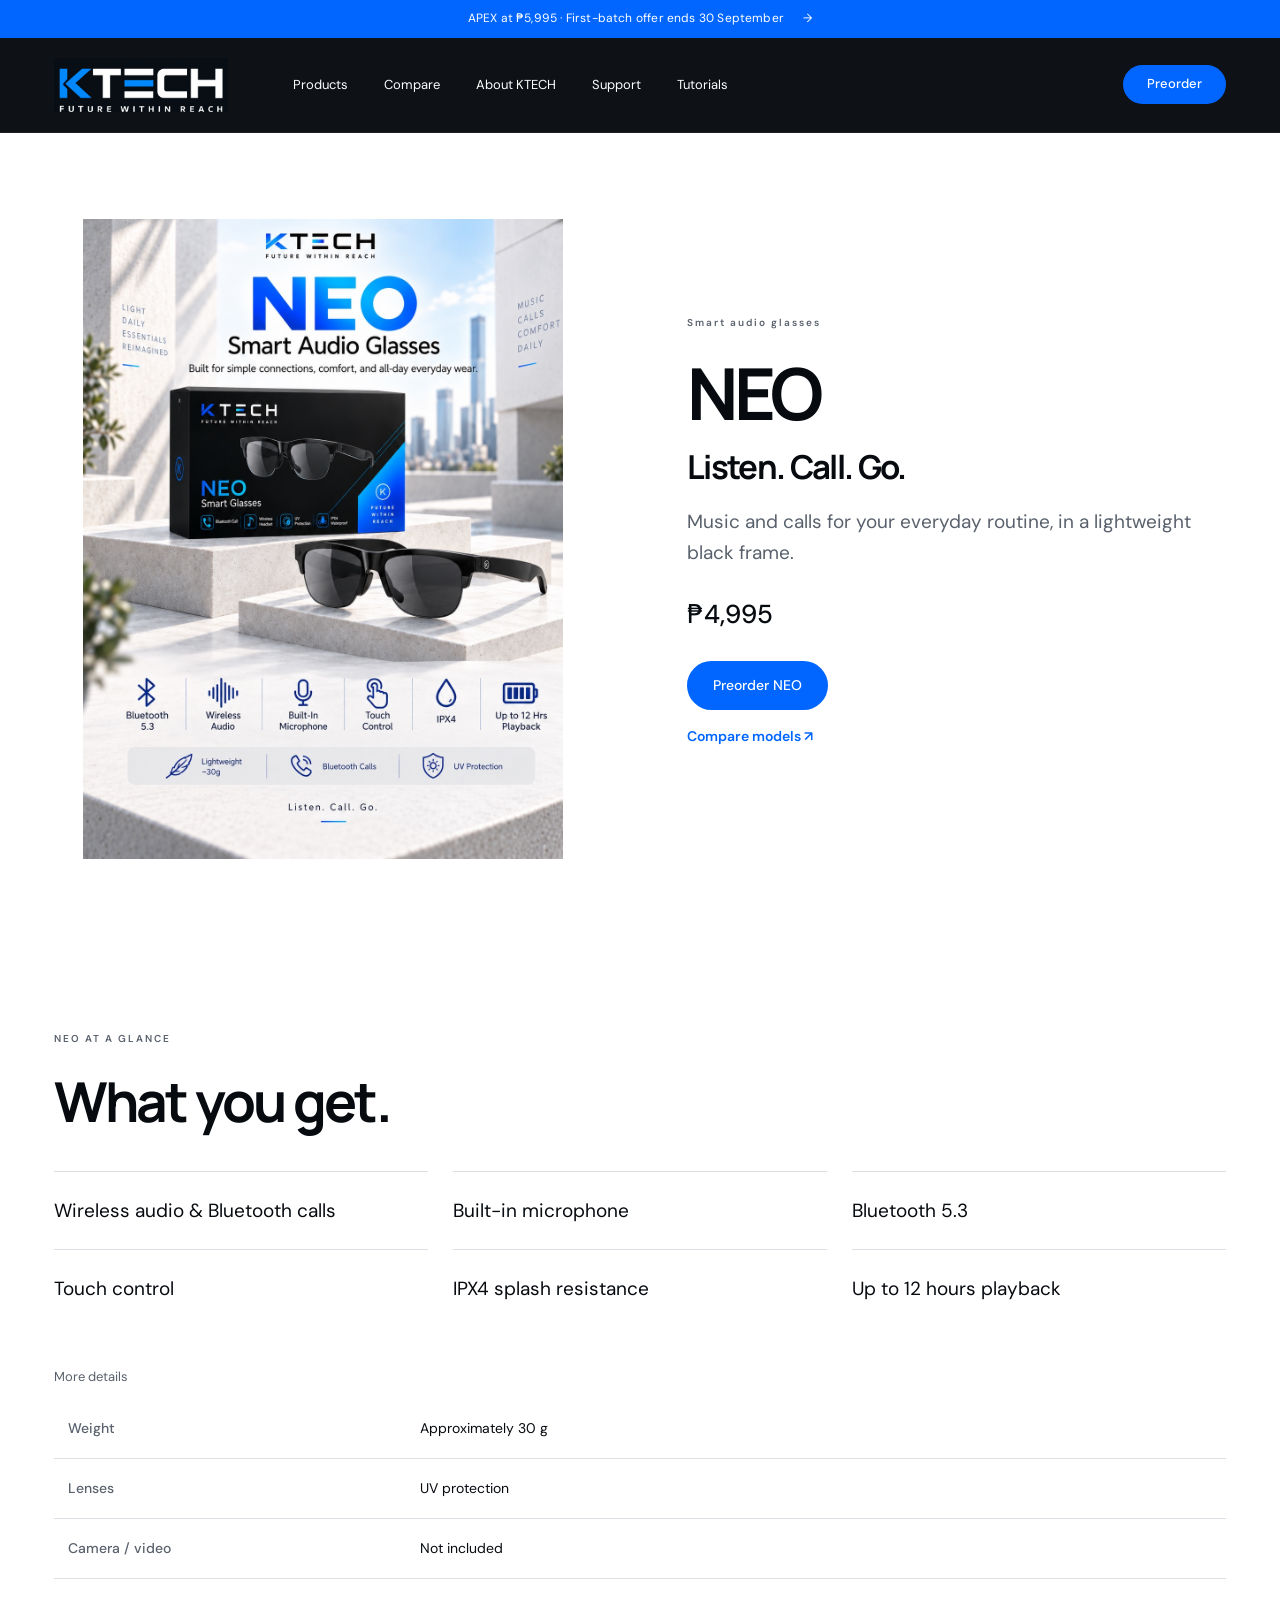
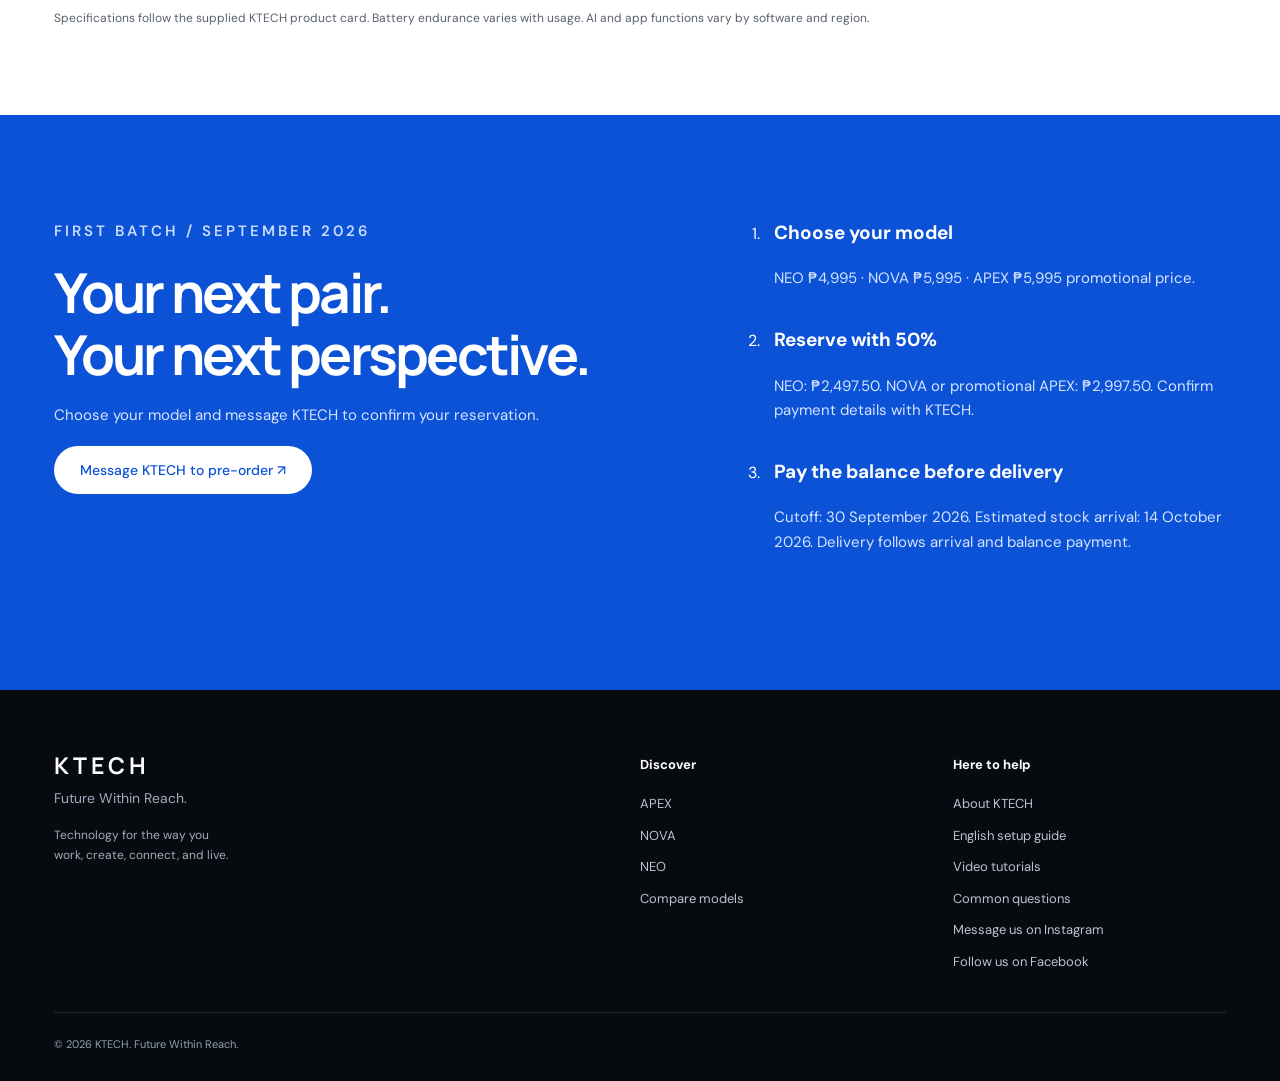
<file: neo.html>
<!doctype html>
<html lang="en">
  <head>
    <meta charset="utf-8" />
    <meta name="viewport" content="width=device-width,initial-scale=1" />
    <title>NEO | KTECH</title>
    <meta
      name="description"
      content="Explore KTECH APEX, NOVA and NEO. Compare smart glasses and learn how to set up APEX."
    />
    <link rel="stylesheet" href="style.css?v=20260913-premium" />
    <script src="experience.js?v=20260913-premium" defer></script>
    <link
      rel="icon"
      type="image/png"
      sizes="1080x1080"
      href="assets/favicon.png?v=20260914-logo"
    />
  </head>
  <body>
    <a class="skip" href="#main">Skip to content</a>
    <div class="offer">
      <a href="index.html#pre-order"
        >APEX at ₱5,995 · First-batch offer ends 30 September
        <span aria-hidden="true">→</span></a
      >
    </div>
    <header>
      <a class="logo site-brand" href="index.html" aria-label="KTECH home"><img src="assets/ktech-header-logo.webp" alt="KTECH — Future Within Reach" /></a
      ><button
        class="menu-toggle"
        aria-controls="main-nav"
        aria-expanded="false"
      >
        Menu
      </button>
      <nav id="main-nav" aria-label="Main navigation">
        <a href="index.html#models">Products</a
        ><a href="compare.html">Compare</a><a href="about.html">About KTECH</a
        ><a href="guide.html">Support</a
        ><a href="tutorials.html">Tutorials</a
        ><a class="button nav-contact" href="index.html#pre-order">Preorder</a>
      </nav>
    </header>
    <main id="main">
      <section class="product">
        <img src="assets/neo.jpeg" alt="KTECH NEO product and specifications" />
        <div>
          <p class="eyebrow">Smart audio glasses</p>
          <h1>NEO</h1>
          <h2>Listen. Call. Go.</h2>
          <p class="intro">
            Music and calls for your everyday routine, in a lightweight black
            frame.
          </p>
          <p class="price">₱4,995</p>
          <a class="button" href="index.html#pre-order">Preorder NEO</a
          ><a class="link" href="compare.html">Compare models ↗</a>
        </div>
      </section>
      <section>
        <p class="eyebrow">NEO AT A GLANCE</p>
        <h2>What you get.</h2>
        <div class="feature-list">
          <div>Wireless audio & Bluetooth calls</div>
          <div>Built-in microphone</div>
          <div>Bluetooth 5.3</div>
          <div>Touch control</div>
          <div>IPX4 splash resistance</div>
          <div>Up to 12 hours playback</div>
        </div>
        <table>
          <caption>
            More details
          </caption>
          <tbody>
            <tr>
              <th scope="row">Weight</th>
              <td>Approximately 30 g</td>
            </tr>
            <tr>
              <th scope="row">Lenses</th>
              <td>UV protection</td>
            </tr>
            <tr>
              <th scope="row">Camera / video</th>
              <td>Not included</td>
            </tr>
          </tbody>
        </table>
        <p class="note">
          Specifications follow the supplied KTECH product card. Battery
          endurance varies with usage. AI and app functions vary by software and
          region.
        </p>
      </section>
      <section class="order" id="pre-order">
        <div>
          <p class="eyebrow">FIRST BATCH / SEPTEMBER 2026</p>
          <h2>Your next pair.<br />Your next perspective.</h2>
          <p>
            Choose your model and message KTECH to confirm your reservation.
          </p>
          <a class="button" href="https://www.instagram.com/ktech_electronics/"
            >Message KTECH to pre-order ↗</a
          >
        </div>
        <ol>
          <li>
            <strong>Choose your model</strong>
            <p>NEO ₱4,995 · NOVA ₱5,995 · APEX ₱5,995 promotional price.</p>
          </li>
          <li>
            <strong>Reserve with 50%</strong>
            <p>
              NEO: ₱2,497.50. NOVA or promotional APEX: ₱2,997.50. Confirm
              payment details with KTECH.
            </p>
          </li>
          <li>
            <strong>Pay the balance before delivery</strong>
            <p>
              Cutoff: 30 September 2026. Estimated stock arrival: 14 October
              2026. Delivery follows arrival and balance payment.
            </p>
          </li>
        </ol>
      </section>
    </main>
    <footer class="business-footer">
      <div>
        <a class="logo" href="index.html">KTECH</a>
        <p>Future Within Reach.</p>
        <p class="footer-intro">
          Technology for the way you<br />work, create, connect, and live.
        </p>
      </div>
      <div>
        <b>Discover</b><a href="apex.html">APEX</a><a href="nova.html">NOVA</a
        ><a href="neo.html">NEO</a><a href="compare.html">Compare models</a>
      </div>
      <div>
        <b>Here to help</b><a href="about.html">About KTECH</a
        ><a href="guide.html">English setup guide</a
        ><a href="tutorials.html">Video tutorials</a
        ><a href="index.html#faq">Common questions</a
        ><a href="https://www.instagram.com/ktech_electronics/"
          >Message us on Instagram</a
        >
        <a href="https://web.facebook.com/profile.php?id=61593806242796">Follow us on Facebook</a>
      </div>
      <small>© 2026 KTECH. Future Within Reach.</small>
    </footer>
    <div class="mobile-buy">
      <div><strong>APEX</strong><span>₱5,995 · first-batch offer</span></div>
      <a class="button" href="index.html#pre-order">Preorder</a>
    </div>
  </body>
</html>
</file>
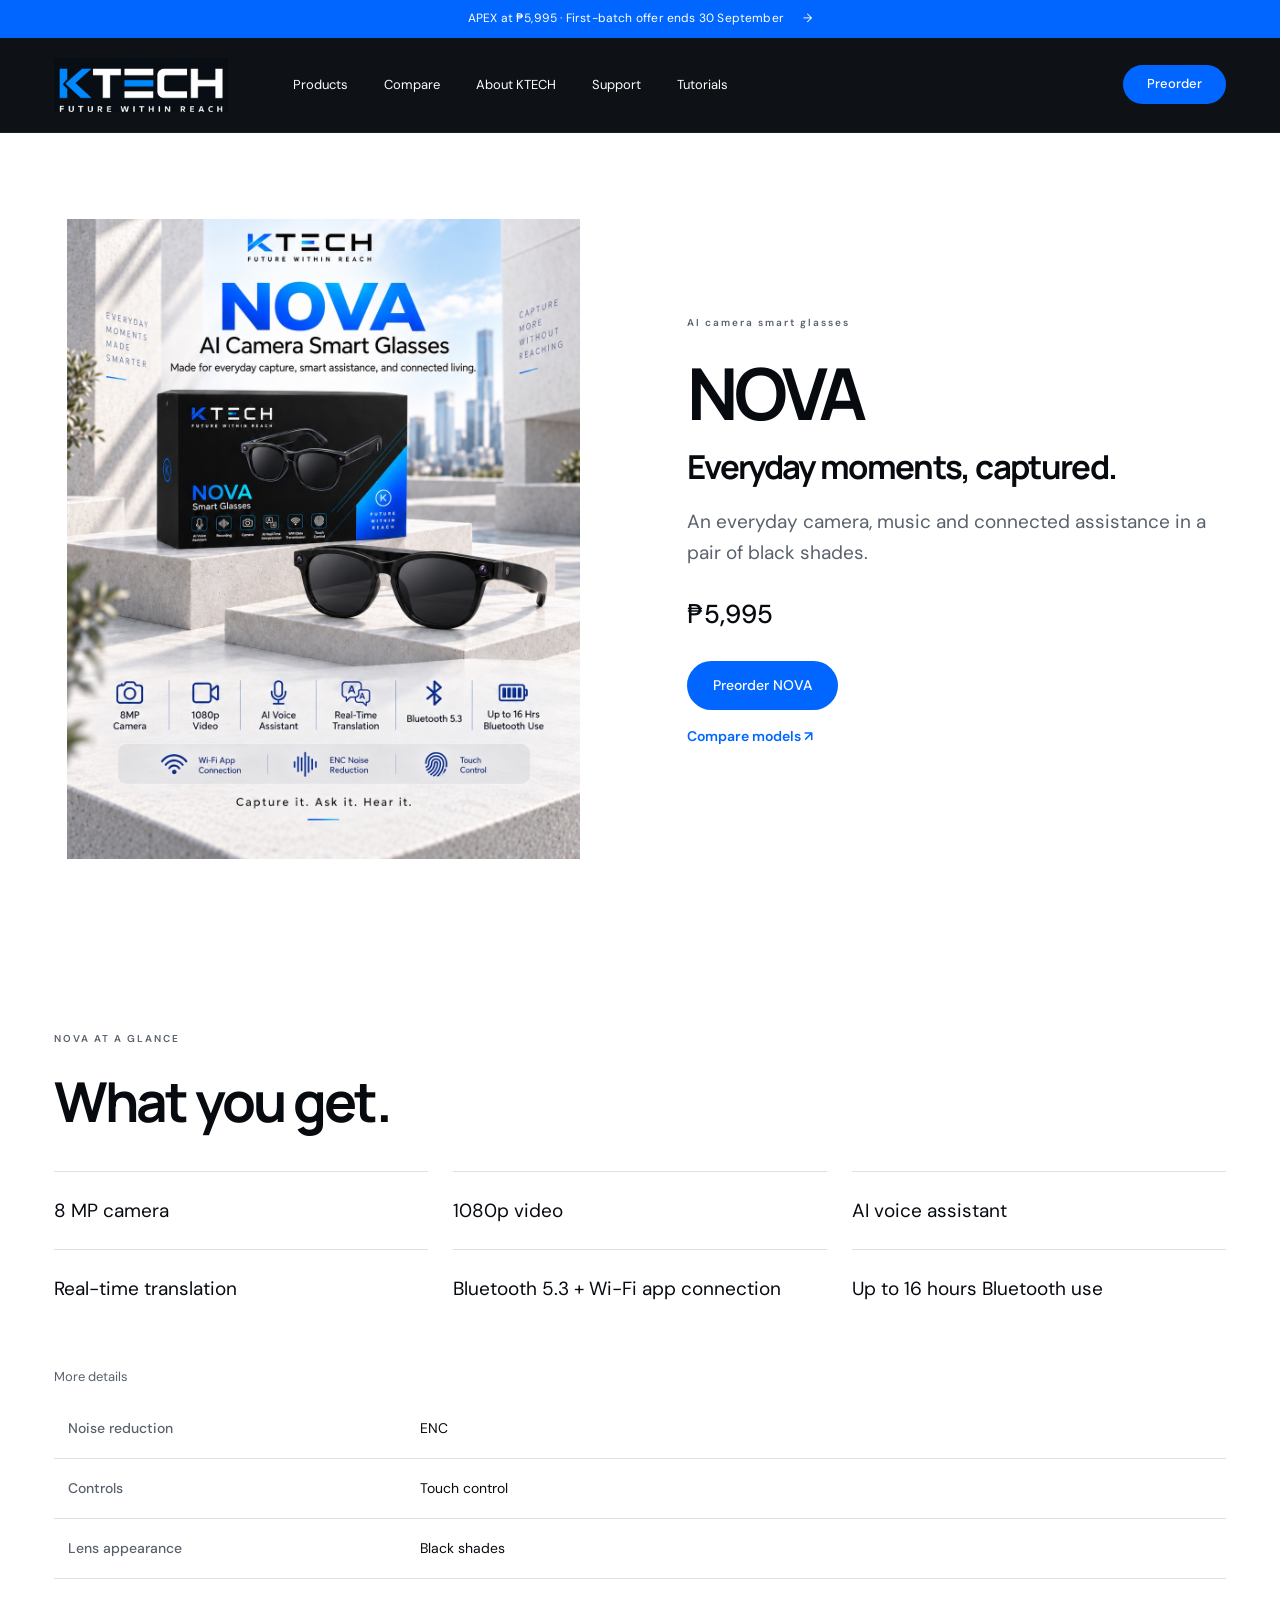
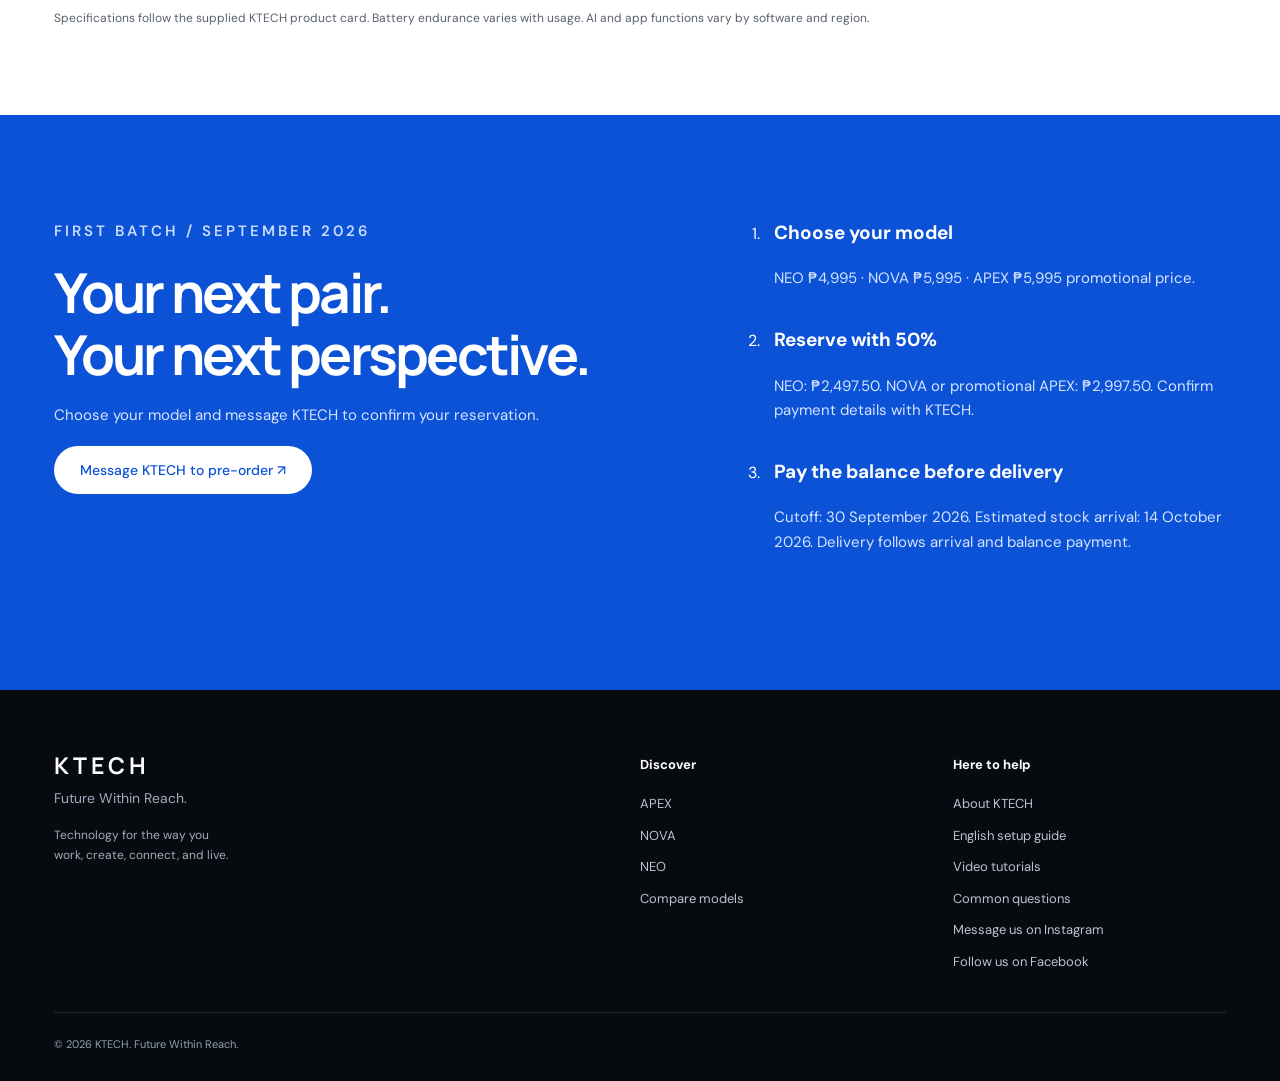
<file: nova.html>
<!doctype html>
<html lang="en">
  <head>
    <meta charset="utf-8" />
    <meta name="viewport" content="width=device-width,initial-scale=1" />
    <title>NOVA | KTECH</title>
    <meta
      name="description"
      content="Explore KTECH APEX, NOVA and NEO. Compare smart glasses and learn how to set up APEX."
    />
    <link rel="stylesheet" href="style.css?v=20260913-premium" />
    <script src="experience.js?v=20260913-premium" defer></script>
    <link
      rel="icon"
      type="image/png"
      sizes="1080x1080"
      href="assets/favicon.png?v=20260914-logo"
    />
  </head>
  <body>
    <a class="skip" href="#main">Skip to content</a>
    <div class="offer">
      <a href="index.html#pre-order"
        >APEX at ₱5,995 · First-batch offer ends 30 September
        <span aria-hidden="true">→</span></a
      >
    </div>
    <header>
      <a class="logo site-brand" href="index.html" aria-label="KTECH home"><img src="assets/ktech-header-logo.webp" alt="KTECH — Future Within Reach" /></a
      ><button
        class="menu-toggle"
        aria-controls="main-nav"
        aria-expanded="false"
      >
        Menu
      </button>
      <nav id="main-nav" aria-label="Main navigation">
        <a href="index.html#models">Products</a
        ><a href="compare.html">Compare</a><a href="about.html">About KTECH</a
        ><a href="guide.html">Support</a
        ><a href="tutorials.html">Tutorials</a
        ><a class="button nav-contact" href="index.html#pre-order">Preorder</a>
      </nav>
    </header>
    <main id="main">
      <section class="product">
        <img
          src="assets/nova.jpeg"
          alt="KTECH NOVA product and specifications"
        />
        <div>
          <p class="eyebrow">AI camera smart glasses</p>
          <h1>NOVA</h1>
          <h2>Everyday moments, captured.</h2>
          <p class="intro">
            An everyday camera, music and connected assistance in a pair of
            black shades.
          </p>
          <p class="price">₱5,995</p>
          <a class="button" href="index.html#pre-order">Preorder NOVA</a
          ><a class="link" href="compare.html">Compare models ↗</a>
        </div>
      </section>
      <section>
        <p class="eyebrow">NOVA AT A GLANCE</p>
        <h2>What you get.</h2>
        <div class="feature-list">
          <div>8 MP camera</div>
          <div>1080p video</div>
          <div>AI voice assistant</div>
          <div>Real-time translation</div>
          <div>Bluetooth 5.3 + Wi-Fi app connection</div>
          <div>Up to 16 hours Bluetooth use</div>
        </div>
        <table>
          <caption>
            More details
          </caption>
          <tbody>
            <tr>
              <th scope="row">Noise reduction</th>
              <td>ENC</td>
            </tr>
            <tr>
              <th scope="row">Controls</th>
              <td>Touch control</td>
            </tr>
            <tr>
              <th scope="row">Lens appearance</th>
              <td>Black shades</td>
            </tr>
          </tbody>
        </table>
        <p class="note">
          Specifications follow the supplied KTECH product card. Battery
          endurance varies with usage. AI and app functions vary by software and
          region.
        </p>
      </section>
      <section class="order" id="pre-order">
        <div>
          <p class="eyebrow">FIRST BATCH / SEPTEMBER 2026</p>
          <h2>Your next pair.<br />Your next perspective.</h2>
          <p>
            Choose your model and message KTECH to confirm your reservation.
          </p>
          <a class="button" href="https://www.instagram.com/ktech_electronics/"
            >Message KTECH to pre-order ↗</a
          >
        </div>
        <ol>
          <li>
            <strong>Choose your model</strong>
            <p>NEO ₱4,995 · NOVA ₱5,995 · APEX ₱5,995 promotional price.</p>
          </li>
          <li>
            <strong>Reserve with 50%</strong>
            <p>
              NEO: ₱2,497.50. NOVA or promotional APEX: ₱2,997.50. Confirm
              payment details with KTECH.
            </p>
          </li>
          <li>
            <strong>Pay the balance before delivery</strong>
            <p>
              Cutoff: 30 September 2026. Estimated stock arrival: 14 October
              2026. Delivery follows arrival and balance payment.
            </p>
          </li>
        </ol>
      </section>
    </main>
    <footer class="business-footer">
      <div>
        <a class="logo" href="index.html">KTECH</a>
        <p>Future Within Reach.</p>
        <p class="footer-intro">
          Technology for the way you<br />work, create, connect, and live.
        </p>
      </div>
      <div>
        <b>Discover</b><a href="apex.html">APEX</a><a href="nova.html">NOVA</a
        ><a href="neo.html">NEO</a><a href="compare.html">Compare models</a>
      </div>
      <div>
        <b>Here to help</b><a href="about.html">About KTECH</a
        ><a href="guide.html">English setup guide</a
        ><a href="tutorials.html">Video tutorials</a
        ><a href="index.html#faq">Common questions</a
        ><a href="https://www.instagram.com/ktech_electronics/"
          >Message us on Instagram</a
        >
        <a href="https://web.facebook.com/profile.php?id=61593806242796">Follow us on Facebook</a>
      </div>
      <small>© 2026 KTECH. Future Within Reach.</small>
    </footer>
    <div class="mobile-buy">
      <div><strong>APEX</strong><span>₱5,995 · first-batch offer</span></div>
      <a class="button" href="index.html#pre-order">Preorder</a>
    </div>
  </body>
</html>
</file>
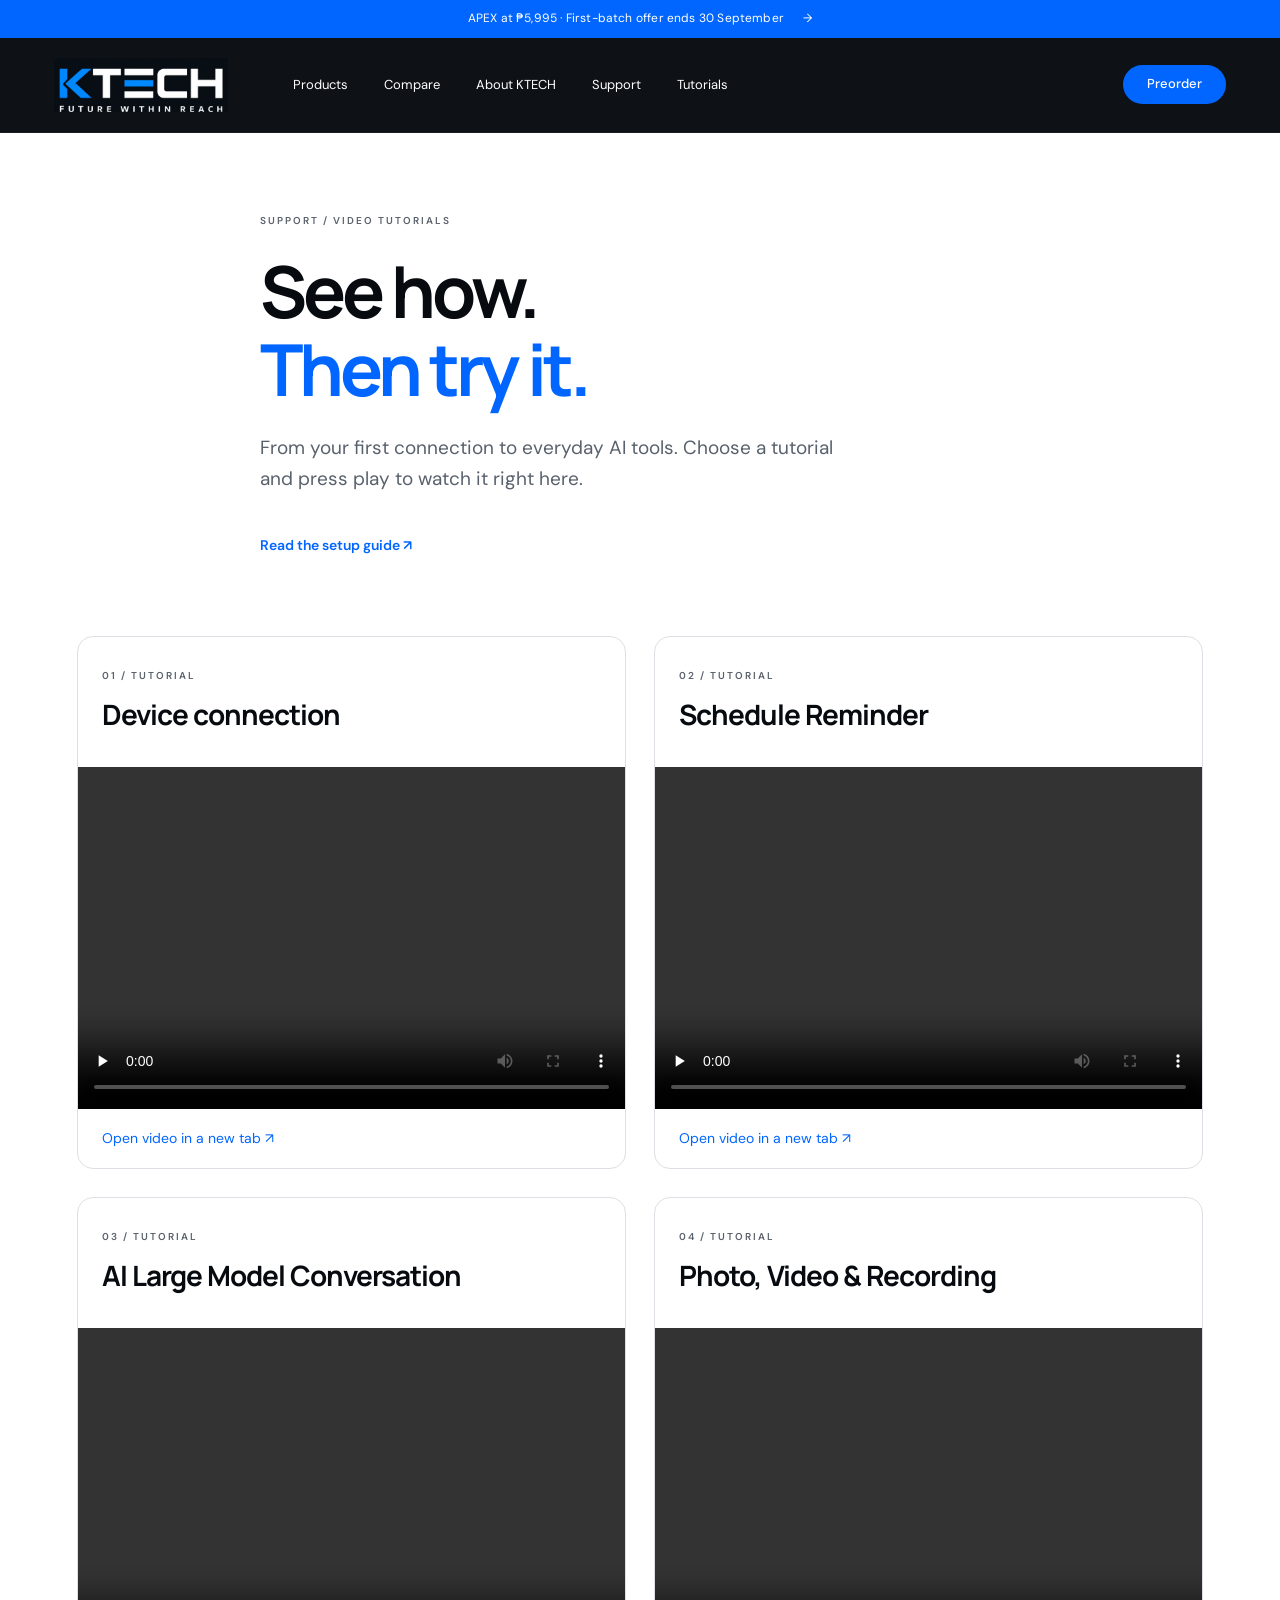
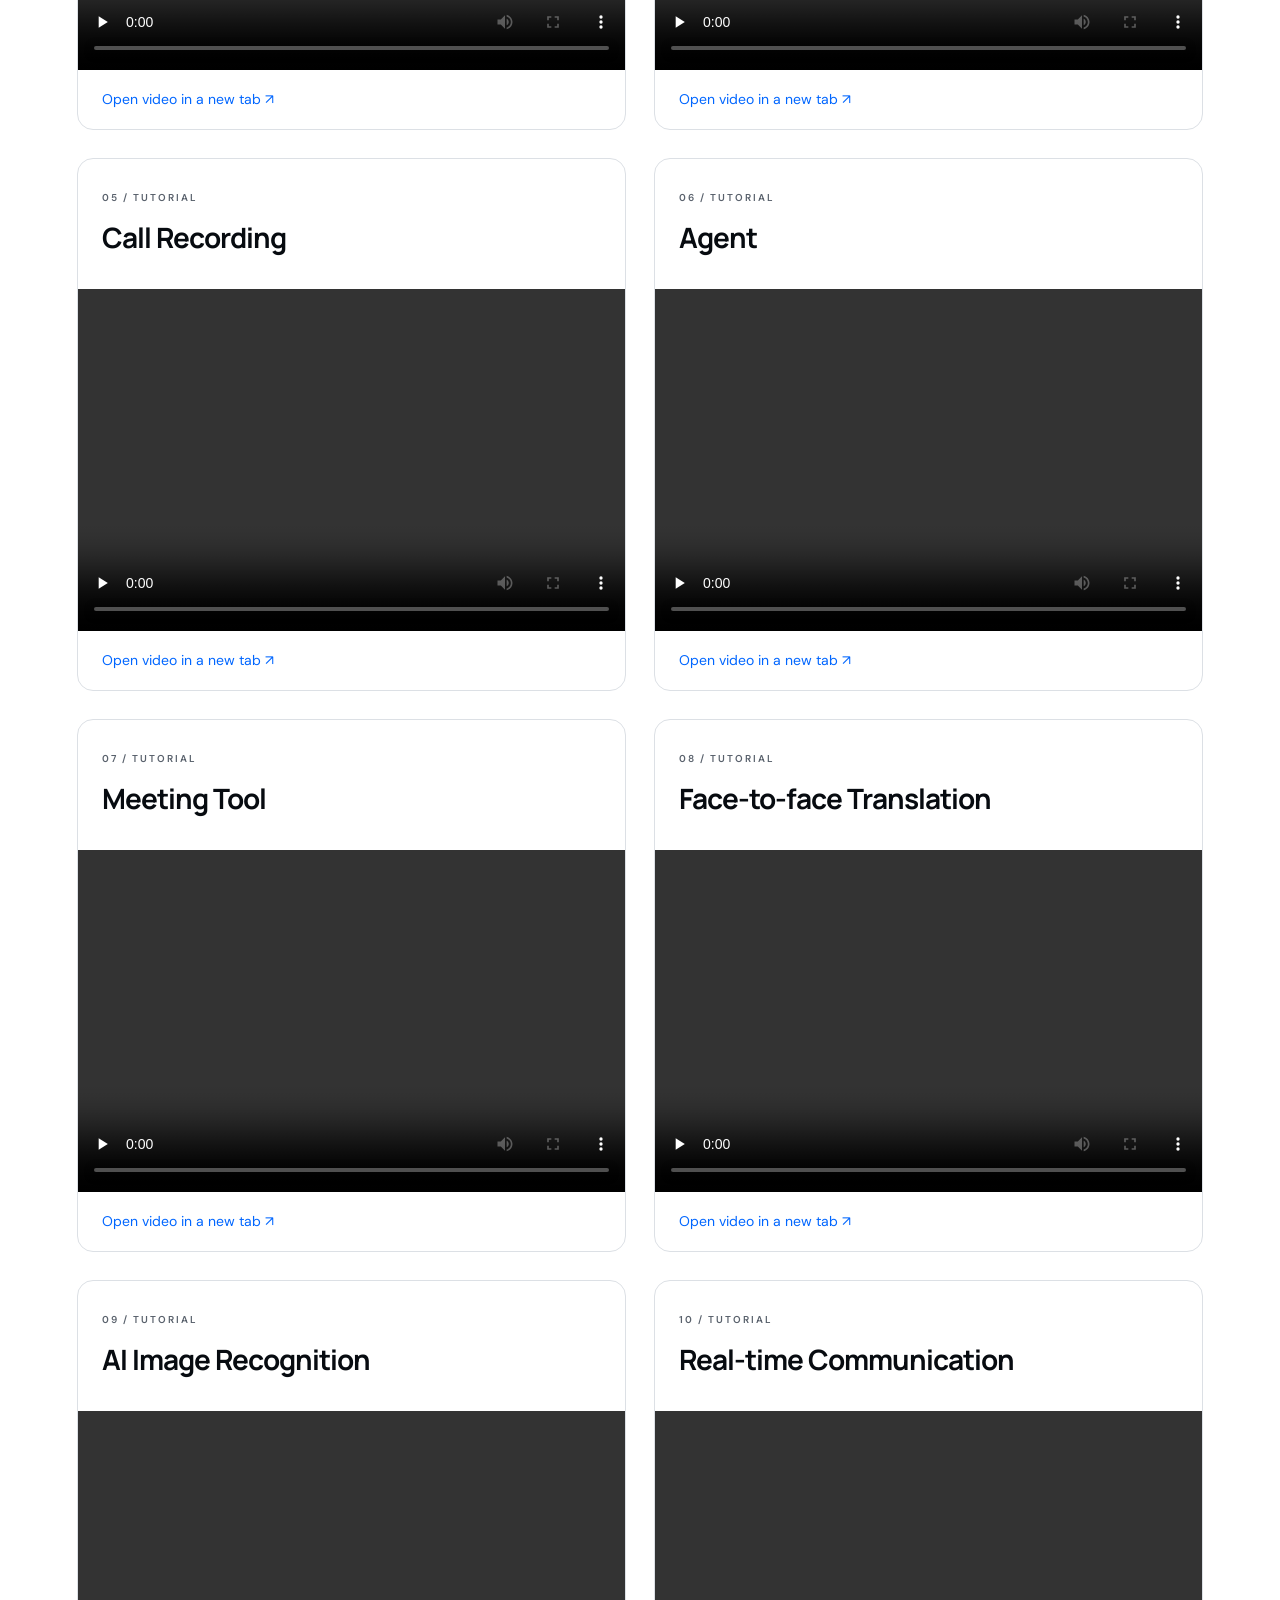
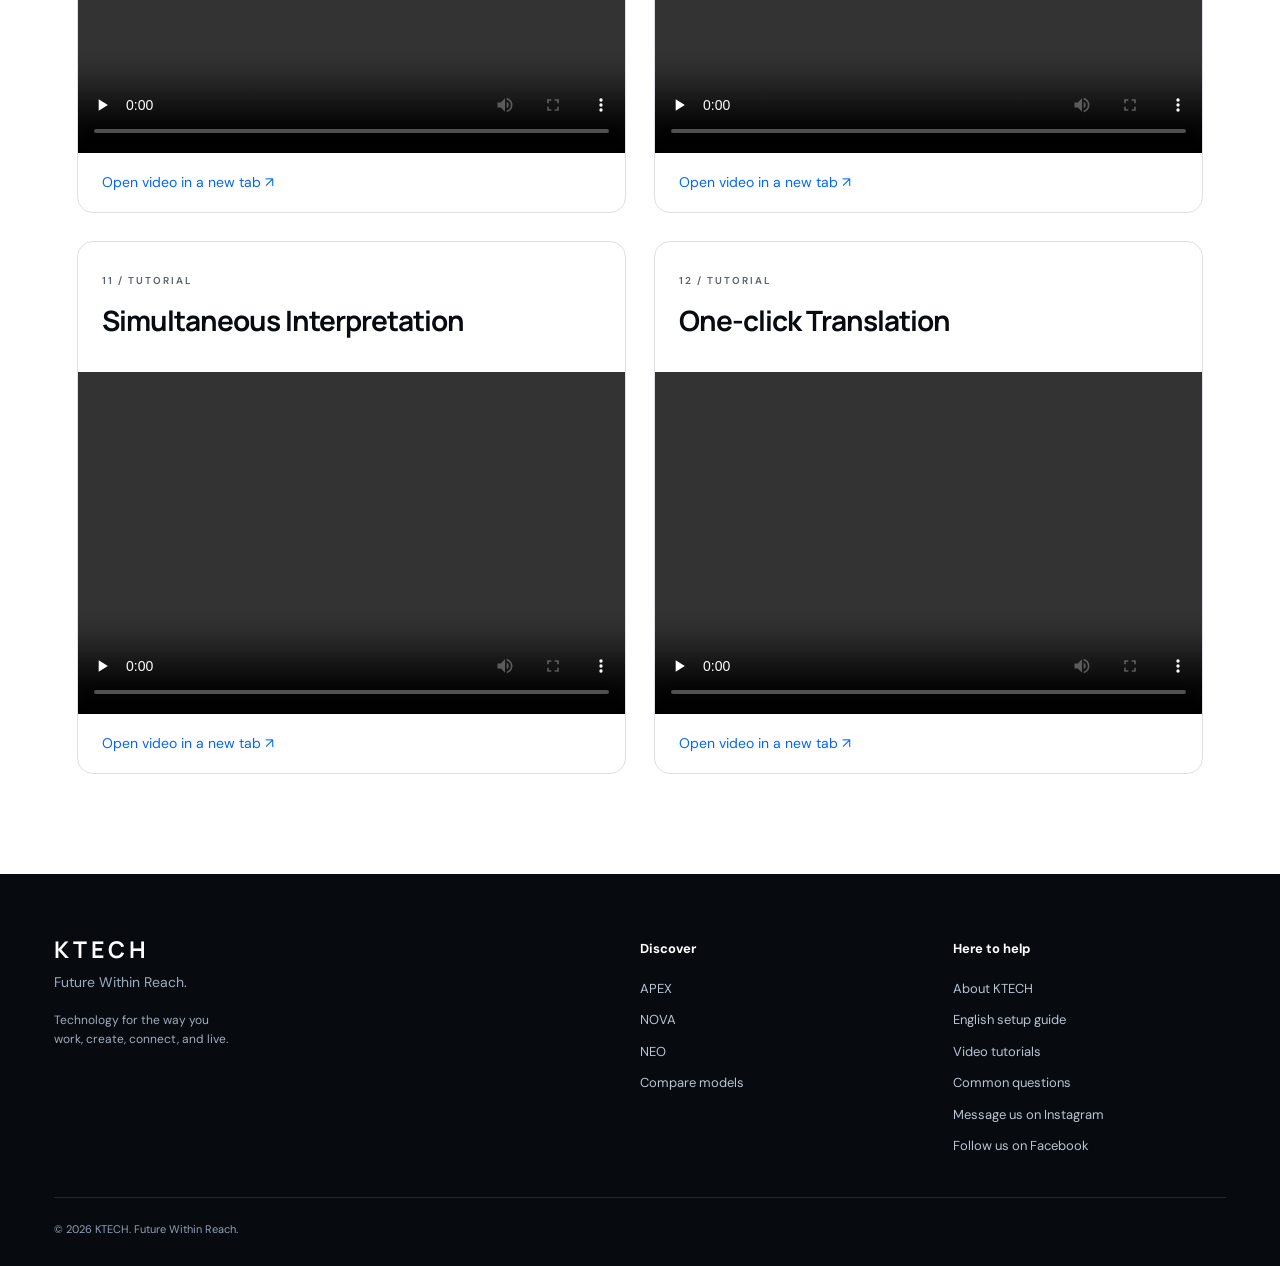
<file: tutorials.html>
<!doctype html>
<html lang="en">
  <head>
    <meta charset="utf-8" />
    <meta name="viewport" content="width=device-width,initial-scale=1" />
    <title>Video tutorials | KTECH</title>
    <meta
      name="description"
      content="Watch 12 video tutorials covering device connection, AI tools, recording and translation."
    />
    <link rel="stylesheet" href="style.css?v=20260913-premium" />
    <link rel="stylesheet" href="tutorials.css?v=20260914" />
    <script src="experience.js?v=20260913-premium" defer></script>
    <link
      rel="icon"
      type="image/png"
      sizes="1080x1080"
      href="assets/favicon.png?v=20260914-logo"
    />
  </head>
  <body>
    <a class="skip" href="#main">Skip to content</a>
    <div class="offer">
      <a href="index.html#pre-order"
        >APEX at ₱5,995 · First-batch offer ends 30 September
        <span aria-hidden="true">→</span></a
      >
    </div>
    <header>
      <a class="logo site-brand" href="index.html" aria-label="KTECH home"><img src="assets/ktech-header-logo.webp" alt="KTECH — Future Within Reach" /></a
      ><button
        class="menu-toggle"
        aria-controls="main-nav"
        aria-expanded="false"
      >
        Menu
      </button>
      <nav id="main-nav" aria-label="Main navigation">
        <a href="index.html#models">Products</a
        ><a href="compare.html">Compare</a><a href="about.html">About KTECH</a
        ><a href="guide.html">Support</a
        ><a href="tutorials.html" aria-current="page">Tutorials</a
        ><a class="button nav-contact" href="index.html#pre-order">Preorder</a>
      </nav>
    </header>
    <main id="main" class="tutorials">
      <section class="tutorial-intro" aria-labelledby="tutorials-title">
        <p class="eyebrow">SUPPORT / VIDEO TUTORIALS</p>
        <h1 id="tutorials-title">See how.<br /><em>Then try it.</em></h1>
        <p class="intro">From your first connection to everyday AI tools. Choose a tutorial and press play to watch it right here.</p>
        <a class="link" href="guide.html">Read the setup guide ↗</a>
      </section>
      <section class="tutorial-grid" aria-label="Video tutorials">
        <article class="tutorial-card" aria-labelledby="tutorial-1">
          <div class="tutorial-heading"><span class="eyebrow">01 / TUTORIAL</span><h2 id="tutorial-1">Device connection</h2></div>
          <video controls playsinline preload="none" aria-labelledby="tutorial-1">
            <source src="https://cdn.iwhopodm.com/help/videoTutorial/OperatingInstructions/wakeok_ai/%E8%AE%BE%E5%A4%87%E8%BF%9E%E6%8E%A5_%E8%8B%B1%E6%96%87.mp4" type="video/mp4" />
            Your browser does not support embedded video. Use the video link below.
          </video>
          <a class="tutorial-source" href="https://cdn.iwhopodm.com/help/videoTutorial/OperatingInstructions/wakeok_ai/%E8%AE%BE%E5%A4%87%E8%BF%9E%E6%8E%A5_%E8%8B%B1%E6%96%87.mp4" target="_blank" rel="noopener">Open video in a new tab <span aria-hidden="true">↗</span><span class="tutorial-sr-only">: Device connection</span></a>
        </article>
        <article class="tutorial-card" aria-labelledby="tutorial-2">
          <div class="tutorial-heading"><span class="eyebrow">02 / TUTORIAL</span><h2 id="tutorial-2">Schedule Reminder</h2></div>
          <video controls playsinline preload="none" aria-labelledby="tutorial-2">
            <source src="https://cdn.iwhopodm.com/help/videoTutorial/OperatingInstructions/audio_glassess/%E6%97%A5%E7%A8%8B%E6%8F%90%E9%86%92_%E8%8B%B1%E6%96%87.mp4" type="video/mp4" />
            Your browser does not support embedded video. Use the video link below.
          </video>
          <a class="tutorial-source" href="https://cdn.iwhopodm.com/help/videoTutorial/OperatingInstructions/audio_glassess/%E6%97%A5%E7%A8%8B%E6%8F%90%E9%86%92_%E8%8B%B1%E6%96%87.mp4" target="_blank" rel="noopener">Open video in a new tab <span aria-hidden="true">↗</span><span class="tutorial-sr-only">: Schedule Reminder</span></a>
        </article>
        <article class="tutorial-card" aria-labelledby="tutorial-3">
          <div class="tutorial-heading"><span class="eyebrow">03 / TUTORIAL</span><h2 id="tutorial-3">AI Large Model Conversation</h2></div>
          <video controls playsinline preload="none" aria-labelledby="tutorial-3">
            <source src="https://cdn.iwhopodm.com/help/videoTutorial/OperatingInstructions/wakeok_ai/AI%E5%A4%A7%E6%A8%A1%E5%9E%8B%E5%AF%B9%E8%AF%9D_%E8%8B%B1%E6%96%87.mp4" type="video/mp4" />
            Your browser does not support embedded video. Use the video link below.
          </video>
          <a class="tutorial-source" href="https://cdn.iwhopodm.com/help/videoTutorial/OperatingInstructions/wakeok_ai/AI%E5%A4%A7%E6%A8%A1%E5%9E%8B%E5%AF%B9%E8%AF%9D_%E8%8B%B1%E6%96%87.mp4" target="_blank" rel="noopener">Open video in a new tab <span aria-hidden="true">↗</span><span class="tutorial-sr-only">: AI Large Model Conversation</span></a>
        </article>
        <article class="tutorial-card" aria-labelledby="tutorial-4">
          <div class="tutorial-heading"><span class="eyebrow">04 / TUTORIAL</span><h2 id="tutorial-4">Photo, Video &amp; Recording</h2></div>
          <video controls playsinline preload="none" aria-labelledby="tutorial-4">
            <source src="https://cdn.iwhopodm.com/help/videoTutorial/OperatingInstructions/wakeok_ai/%E6%8B%8D%E7%85%A7%E3%80%81%E5%BD%95%E5%83%8F%E3%80%81%E5%BD%95%E9%9F%B3_%E8%8B%B1%E6%96%87.mp4" type="video/mp4" />
            Your browser does not support embedded video. Use the video link below.
          </video>
          <a class="tutorial-source" href="https://cdn.iwhopodm.com/help/videoTutorial/OperatingInstructions/wakeok_ai/%E6%8B%8D%E7%85%A7%E3%80%81%E5%BD%95%E5%83%8F%E3%80%81%E5%BD%95%E9%9F%B3_%E8%8B%B1%E6%96%87.mp4" target="_blank" rel="noopener">Open video in a new tab <span aria-hidden="true">↗</span><span class="tutorial-sr-only">: Photo, Video &amp; Recording</span></a>
        </article>
        <article class="tutorial-card" aria-labelledby="tutorial-5">
          <div class="tutorial-heading"><span class="eyebrow">05 / TUTORIAL</span><h2 id="tutorial-5">Call Recording</h2></div>
          <video controls playsinline preload="none" aria-labelledby="tutorial-5">
            <source src="https://cdn.iwhopodm.com/help/videoTutorial/OperatingInstructions/audio_glassess/%E9%80%9A%E8%AF%9D%E5%BD%95%E9%9F%B31_%E8%8B%B1%E6%96%87.mp4" type="video/mp4" />
            Your browser does not support embedded video. Use the video link below.
          </video>
          <a class="tutorial-source" href="https://cdn.iwhopodm.com/help/videoTutorial/OperatingInstructions/audio_glassess/%E9%80%9A%E8%AF%9D%E5%BD%95%E9%9F%B31_%E8%8B%B1%E6%96%87.mp4" target="_blank" rel="noopener">Open video in a new tab <span aria-hidden="true">↗</span><span class="tutorial-sr-only">: Call Recording</span></a>
        </article>
        <article class="tutorial-card" aria-labelledby="tutorial-6">
          <div class="tutorial-heading"><span class="eyebrow">06 / TUTORIAL</span><h2 id="tutorial-6">Agent</h2></div>
          <video controls playsinline preload="none" aria-labelledby="tutorial-6">
            <source src="https://cdn.iwhopodm.com/help/videoTutorial/OperatingInstructions/audio_glassess/%E6%99%BA%E8%83%BD%E4%BD%93_%E8%8B%B1%E6%96%87.mp4" type="video/mp4" />
            Your browser does not support embedded video. Use the video link below.
          </video>
          <a class="tutorial-source" href="https://cdn.iwhopodm.com/help/videoTutorial/OperatingInstructions/audio_glassess/%E6%99%BA%E8%83%BD%E4%BD%93_%E8%8B%B1%E6%96%87.mp4" target="_blank" rel="noopener">Open video in a new tab <span aria-hidden="true">↗</span><span class="tutorial-sr-only">: Agent</span></a>
        </article>
        <article class="tutorial-card" aria-labelledby="tutorial-7">
          <div class="tutorial-heading"><span class="eyebrow">07 / TUTORIAL</span><h2 id="tutorial-7">Meeting Tool</h2></div>
          <video controls playsinline preload="none" aria-labelledby="tutorial-7">
            <source src="https://cdn.iwhopodm.com/help/videoTutorial/OperatingInstructions/audio_glassess/%E4%BC%9A%E8%AE%AE%E7%A5%9E%E5%99%A8_%E8%8B%B1%E6%96%87.mp4" type="video/mp4" />
            Your browser does not support embedded video. Use the video link below.
          </video>
          <a class="tutorial-source" href="https://cdn.iwhopodm.com/help/videoTutorial/OperatingInstructions/audio_glassess/%E4%BC%9A%E8%AE%AE%E7%A5%9E%E5%99%A8_%E8%8B%B1%E6%96%87.mp4" target="_blank" rel="noopener">Open video in a new tab <span aria-hidden="true">↗</span><span class="tutorial-sr-only">: Meeting Tool</span></a>
        </article>
        <article class="tutorial-card" aria-labelledby="tutorial-8">
          <div class="tutorial-heading"><span class="eyebrow">08 / TUTORIAL</span><h2 id="tutorial-8">Face-to-face Translation</h2></div>
          <video controls playsinline preload="none" aria-labelledby="tutorial-8">
            <source src="https://cdn.iwhopodm.com/help/videoTutorial/OperatingInstructions/audio_glassess/%E9%9D%A2%E5%AF%B9%E9%9D%A2%E7%BF%BB%E8%AF%91_%E8%8B%B1%E6%96%87.mp4" type="video/mp4" />
            Your browser does not support embedded video. Use the video link below.
          </video>
          <a class="tutorial-source" href="https://cdn.iwhopodm.com/help/videoTutorial/OperatingInstructions/audio_glassess/%E9%9D%A2%E5%AF%B9%E9%9D%A2%E7%BF%BB%E8%AF%91_%E8%8B%B1%E6%96%87.mp4" target="_blank" rel="noopener">Open video in a new tab <span aria-hidden="true">↗</span><span class="tutorial-sr-only">: Face-to-face Translation</span></a>
        </article>
        <article class="tutorial-card" aria-labelledby="tutorial-9">
          <div class="tutorial-heading"><span class="eyebrow">09 / TUTORIAL</span><h2 id="tutorial-9">AI Image Recognition</h2></div>
          <video controls playsinline preload="none" aria-labelledby="tutorial-9">
            <source src="https://cdn.iwhopodm.com/help/videoTutorial/OperatingInstructions/wakeok_ai/AI%E6%99%BA%E8%83%BD%E8%AF%86%E5%9B%BE.mp4" type="video/mp4" />
            Your browser does not support embedded video. Use the video link below.
          </video>
          <a class="tutorial-source" href="https://cdn.iwhopodm.com/help/videoTutorial/OperatingInstructions/wakeok_ai/AI%E6%99%BA%E8%83%BD%E8%AF%86%E5%9B%BE.mp4" target="_blank" rel="noopener">Open video in a new tab <span aria-hidden="true">↗</span><span class="tutorial-sr-only">: AI Image Recognition</span></a>
        </article>
        <article class="tutorial-card" aria-labelledby="tutorial-10">
          <div class="tutorial-heading"><span class="eyebrow">10 / TUTORIAL</span><h2 id="tutorial-10">Real-time Communication</h2></div>
          <video controls playsinline preload="none" aria-labelledby="tutorial-10">
            <source src="https://cdn.iwhopodm.com/help/videoTutorial/OperatingInstructions/audio_glassess/%E5%AE%9E%E6%97%B6%E9%80%9A%E8%AE%AF_%E8%8B%B1%E6%96%87.mp4" type="video/mp4" />
            Your browser does not support embedded video. Use the video link below.
          </video>
          <a class="tutorial-source" href="https://cdn.iwhopodm.com/help/videoTutorial/OperatingInstructions/audio_glassess/%E5%AE%9E%E6%97%B6%E9%80%9A%E8%AE%AF_%E8%8B%B1%E6%96%87.mp4" target="_blank" rel="noopener">Open video in a new tab <span aria-hidden="true">↗</span><span class="tutorial-sr-only">: Real-time Communication</span></a>
        </article>
        <article class="tutorial-card" aria-labelledby="tutorial-11">
          <div class="tutorial-heading"><span class="eyebrow">11 / TUTORIAL</span><h2 id="tutorial-11">Simultaneous Interpretation</h2></div>
          <video controls playsinline preload="none" aria-labelledby="tutorial-11">
            <source src="https://cdn.iwhopodm.com/help/videoTutorial/OperatingInstructions/audio_glassess/%E5%90%8C%E5%A3%B0%E4%BC%A0%E8%AF%91_%E8%8B%B1%E6%96%87.mp4" type="video/mp4" />
            Your browser does not support embedded video. Use the video link below.
          </video>
          <a class="tutorial-source" href="https://cdn.iwhopodm.com/help/videoTutorial/OperatingInstructions/audio_glassess/%E5%90%8C%E5%A3%B0%E4%BC%A0%E8%AF%91_%E8%8B%B1%E6%96%87.mp4" target="_blank" rel="noopener">Open video in a new tab <span aria-hidden="true">↗</span><span class="tutorial-sr-only">: Simultaneous Interpretation</span></a>
        </article>
        <article class="tutorial-card" aria-labelledby="tutorial-12">
          <div class="tutorial-heading"><span class="eyebrow">12 / TUTORIAL</span><h2 id="tutorial-12">One-click Translation</h2></div>
          <video controls playsinline preload="none" aria-labelledby="tutorial-12">
            <source src="https://cdn.iwhopodm.com/help/videoTutorial/OperatingInstructions/audio_glassess/%E4%B8%80%E9%94%AE%E7%BF%BB%E8%AF%91_%E8%8B%B1%E6%96%87.mp4" type="video/mp4" />
            Your browser does not support embedded video. Use the video link below.
          </video>
          <a class="tutorial-source" href="https://cdn.iwhopodm.com/help/videoTutorial/OperatingInstructions/audio_glassess/%E4%B8%80%E9%94%AE%E7%BF%BB%E8%AF%91_%E8%8B%B1%E6%96%87.mp4" target="_blank" rel="noopener">Open video in a new tab <span aria-hidden="true">↗</span><span class="tutorial-sr-only">: One-click Translation</span></a>
        </article>
      </section>
    </main>
    <footer class="business-footer">
      <div>
        <a class="logo" href="index.html">KTECH</a>
        <p>Future Within Reach.</p>
        <p class="footer-intro">
          Technology for the way you<br />work, create, connect, and live.
        </p>
      </div>
      <div>
        <b>Discover</b><a href="apex.html">APEX</a><a href="nova.html">NOVA</a
        ><a href="neo.html">NEO</a><a href="compare.html">Compare models</a>
      </div>
      <div>
        <b>Here to help</b><a href="about.html">About KTECH</a
        ><a href="guide.html">English setup guide</a
        ><a href="tutorials.html">Video tutorials</a
        ><a href="index.html#faq">Common questions</a
        ><a href="https://www.instagram.com/ktech_electronics/"
          >Message us on Instagram</a
        >
        <a href="https://web.facebook.com/profile.php?id=61593806242796">Follow us on Facebook</a>
      </div>
      <small>© 2026 KTECH. Future Within Reach.</small>
    </footer>
    <div class="mobile-buy">
      <div><strong>APEX</strong><span>₱5,995 · first-batch offer</span></div>
      <a class="button" href="index.html#pre-order">Preorder</a>
    </div>
  </body>
</html>
</file>
<file: style.css>
@import url("https://fonts.googleapis.com/css2?family=DM+Sans:wght@400;500;600;700&family=Manrope:wght@400;500;600;700;800&display=swap");
:root {
  --ink: #080d14;
  --blue: #176cf5;
  --paper: #f7f7f5;
  --muted: #626a76;
  --line: #d9dde2;
  --max: 1440px;
}
* {
  box-sizing: border-box;
}
html {
  scroll-behavior: smooth;
  scroll-padding-top: 100px;
}
body {
  margin: 0;
  background: var(--paper);
  color: var(--ink);
  font:
    16px/1.65 "DM Sans",
    Arial,
    sans-serif;
}
h1,
h2,
h3,
.logo {
  font-family: Manrope, Arial, sans-serif;
}
h1,
h2,
h3,
p,
figure {
  margin: 0;
}
p + p {
  margin-top: 16px;
}
h1 {
  font-size: clamp(48px, 5.6vw, 80px);
  line-height: 1.08;
  letter-spacing: -0.055em;
  font-weight: 700;
}
h2 {
  font-size: clamp(34px, 3.9vw, 56px);
  line-height: 1.12;
  letter-spacing: -0.05em;
  font-weight: 600;
}
h3 {
  font-size: 25px;
  line-height: 1.2;
  letter-spacing: -0.035em;
}
em {
  font-style: normal;
  color: var(--blue);
}
a {
  color: inherit;
  text-decoration: none;
}
a:hover {
  text-decoration: underline;
}
img {
  max-width: 100%;
  display: block;
}
button,
select {
  font: inherit;
}
button,
a,
summary,
select {
  touch-action: manipulation;
}
button,
summary {
  cursor: pointer;
}
button:focus-visible,
a:focus-visible,
summary:focus-visible,
select:focus-visible,
[tabindex]:focus-visible {
  outline: 3px solid #568fff;
  outline-offset: 5px;
}
button:disabled {
  cursor: default;
}
.skip {
  position: fixed;
  top: -100px;
  left: 20px;
  z-index: 100;
  background: #fff;
  color: #111;
  padding: 12px;
}
.skip:focus {
  top: 12px;
}
.offer {
  background: var(--blue);
  color: #fff;
  text-align: center;
  font-size: 12px;
  letter-spacing: 0.015em;
  padding: 9px 16px;
}
.offer span {
  margin-left: 16px;
}
header {
  position: sticky;
  top: 0;
  z-index: 30;
  background: rgba(8, 13, 20, 0.97);
  color: #fff;
  padding: 19px 6%;
  display: flex;
  align-items: center;
  justify-content: space-between;
  border-bottom: 1px solid #ffffff18;
  backdrop-filter: blur(18px);
}
.home-v1 header {
  min-height: 78px;
  padding-top: 10px;
  padding-bottom: 10px;
}
.home-v1 .v1-brand {
  display: block;
  width: 174px;
  height: 54px;
  overflow: hidden;
  letter-spacing: 0;
  flex: 0 0 auto;
}
.home-v1 .v1-brand img {
  width: 174px;
  max-width: none;
  height: 66px;
  object-fit: cover;
  object-position: center 43%;
  transform: scale(1.02);
}
.logo {
  font-size: 25px;
  letter-spacing: 0.15em;
  font-weight: 800;
}
.logo span {
  color: #428cff;
}
nav {
  display: flex;
  align-items: center;
  gap: 32px;
  font-size: 13px;
}
nav a {
  padding: 8px 0;
}
nav .button {
  padding: 10px 23px;
  font-size: 13px;
}
.menu-toggle {
  display: none;
}
.button {
  display: inline-flex;
  align-items: center;
  justify-content: center;
  gap: 20px;
  padding: 14px 24px;
  min-height: 48px;
  border: 1px solid transparent;
  border-radius: 100px;
  color: white;
  background: var(--blue);
  font-size: 14px;
  font-weight: 600;
  line-height: 1.3;
  transition:
    background 0.2s,
    transform 0.2s;
}
.button:hover {
  text-decoration: none;
  background: #0b54ce;
  transform: translateY(-2px);
}
.button.outline {
  background: transparent;
  border-color: #71808b;
  color: #fff;
}
.button.outline:hover {
  background: #ffffff12;
}
.link {
  display: inline-flex;
  align-items: center;
  gap: 12px;
  color: var(--blue);
  font-size: 14px;
  font-weight: 600;
  padding: 15px 0;
}
.eyebrow {
  font-size: 11px;
  font-weight: 600;
  letter-spacing: 0.16em;
  color: var(--muted);
  margin-bottom: 20px;
}
.intro {
  font-size: 19px;
  color: var(--muted);
  max-width: 550px;
}
.heading {
  display: flex;
  justify-content: space-between;
  align-items: end;
  gap: 32px;
  margin-bottom: 45px;
}
.heading > p {
  color: var(--muted);
  font-size: 15px;
  max-width: 350px;
}
.heading .link {
  flex-shrink: 0;
}
main > section {
  padding: 90px 6%;
  max-width: var(--max);
  margin: auto;
}
.hero-actions {
  display: flex;
  align-items: center;
  gap: 16px;
  flex-wrap: wrap;
  margin-top: 32px;
}
.experience-hero {
  background: var(--ink);
  color: #fff;
  max-width: none;
  display: grid;
  grid-template-columns: 1fr 1fr;
  align-items: center;
  gap: 0;
  position: relative;
  padding-top: 68px;
  padding-bottom: 0;
  overflow: hidden;
}
.hero-copy {
  z-index: 1;
  padding-bottom: 55px;
}
.experience-hero h1 {
  font-size: clamp(44px, 4.7vw, 72px);
  max-width: 720px;
}
.experience-hero .intro {
  color: #bcc4cf;
  font-size: 18px;
  max-width: 440px;
  margin-top: 25px;
}
.hero-product {
  margin-left: -25px;
  align-self: stretch;
  display: flex;
  flex-direction: column;
  justify-content: center;
}
.hero-product img {
  width: 100%;
  height: auto;
  aspect-ratio: 3/2;
  object-fit: contain;
}
.hero-product figcaption {
  font-size: 10px;
  letter-spacing: 0.18em;
  color: #8c96a5;
  text-align: right;
  margin-top: 15px;
}
.hero-foot {
  grid-column: 1/-1;
  display: flex;
  justify-content: space-between;
  align-items: center;
  padding: 30px 0;
  border-top: 1px solid #ffffff20;
  color: #a4aebb;
  font-size: 12px;
  letter-spacing: 0.04em;
}
.capability-strip {
  background: #0d141e;
  color: #a8b1bd;
  padding: 24px 6%;
  display: grid;
  grid-template-columns: repeat(4, 1fr);
  border-top: 1px solid #ffffff0e;
  gap: 20px;
  text-align: center;
  font-size: 13px;
}
.capability-strip b {
  color: #fff;
  font-size: 17px;
  margin-right: 8px;
}
.feature-explorer {
  background: var(--paper);
}
.explorer-layout {
  display: grid;
  grid-template-columns: 1.55fr 1fr;
  gap: 6%;
  align-items: center;
}
.explorer-visual {
  background: var(--ink);
  border-radius: 5px;
  overflow: hidden;
}
.explorer-visual > img {
  width: 100%;
  height: auto;
}
.feature-tabs {
  display: grid;
  grid-template-columns: repeat(4, 1fr);
  gap: 0;
  border-top: 1px solid #ffffff25;
}
.feature-tabs button {
  padding: 18px 8px;
  background: transparent;
  border: 0;
  border-right: 1px solid #ffffff20;
  color: #b1bbc9;
  font-size: 12px;
  line-height: 1.4;
  transition: background 0.2s;
}
.feature-tabs button span {
  display: block;
  font-size: 14px;
  margin-top: 5px;
}
.feature-tabs button[aria-selected="true"] {
  background: var(--blue);
  color: white;
}
.feature-panel {
  padding-left: 32px;
  border-left: 1px solid #b4bcc7;
}
.feature-index {
  display: block;
  font-size: 11px;
  color: var(--muted);
  letter-spacing: 0.16em;
  margin-bottom: 25px;
}
.feature-panel h3 {
  font-size: clamp(29px, 3vw, 42px);
  margin-bottom: 20px;
}
.feature-panel p {
  color: var(--muted);
  font-size: 16px;
}
.feature-panel .feature-detail {
  font-size: 13px;
  color: #3c4654;
  border-top: 1px solid var(--line);
  padding-top: 20px;
  margin-top: 24px;
}
.visual-features {
  display: grid;
  grid-template-columns: 1.2fr 1fr;
  gap: 25px;
  padding-top: 0;
}
.feature-photo {
  position: relative;
  min-height: 520px;
  overflow: hidden;
  border-radius: 5px;
  background: #142637;
  color: white;
}
.feature-photo > img {
  width: 100%;
  height: 100%;
  position: absolute;
  object-fit: cover;
}
.feature-photo:after {
  content: "";
  position: absolute;
  inset: 0;
  background: linear-gradient(transparent 25%, #07111cdc);
}
.feature-photo > div {
  position: absolute;
  bottom: 36px;
  left: 36px;
  right: 30px;
  z-index: 1;
}
.feature-photo .eyebrow {
  color: #e5eaf0;
}
.feature-photo h2 {
  font-size: 39px;
}
.feature-photo p:last-child {
  margin-top: 16px;
  font-size: 14px;
}
.voice-feature {
  background: #e9edf3;
  padding: 40px;
  border-radius: 5px;
  display: flex;
  flex-direction: column;
  justify-content: center;
}
.voice-feature h2 {
  font-size: 36px;
}
.voice-feature > p:not(.eyebrow) {
  color: #4f5a6b;
  font-size: 14px;
}
.voice-feature .voice-example {
  font-size: 21px !important;
  font-weight: 500;
  color: #172434 !important;
  line-height: 1.4;
  margin: 0 0 18px;
}
.voice-wave {
  height: 78px;
  display: flex;
  align-items: center;
  gap: 5px;
  margin: 23px 0;
}
.voice-wave i {
  width: 4px;
  height: 20px;
  border-radius: 5px;
  background: var(--blue);
}
.voice-wave i:nth-child(3n) {
  height: 44px;
}
.voice-wave i:nth-child(4n) {
  height: 65px;
}
.voice-wave i:nth-child(5n) {
  height: 32px;
}
.voice-feature .note {
  font-size: 11px !important;
  margin: 15px 0 0;
}
.lifestyle {
  padding-top: 15px;
}
.life-tabs {
  display: flex;
  gap: 20px;
  border-bottom: 1px solid var(--line);
  flex-wrap: wrap;
}
.life-tabs button {
  background: none;
  border: 0;
  border-bottom: 2px solid transparent;
  padding: 12px 0;
  color: var(--muted);
  font-size: 14px;
}
.life-tabs button[aria-selected="true"] {
  border-color: var(--blue);
  color: var(--blue);
}
.life-panel {
  display: grid;
  grid-template-columns: 1.4fr 1fr;
  background: var(--ink);
  color: #fff;
  overflow: hidden;
  border-radius: 5px;
}
.life-panel > img {
  width: 100%;
  height: 440px;
  object-fit: cover;
}
.life-caption {
  padding: 44px;
  display: flex;
  flex-direction: column;
  justify-content: center;
  align-items: flex-start;
}
.life-caption .eyebrow {
  color: #97b9ed;
}
.life-caption h3 {
  font-size: 37px;
  margin-bottom: 18px;
}
.life-caption p {
  font-size: 15px;
  color: #b7c2d2;
  margin-bottom: 25px;
}
.life-caption .life-benefit {
  margin: -4px 0 24px;
  padding-top: 15px;
  border-top: 1px solid #ffffff24;
  color: #fff;
  font-size: 13px;
  font-weight: 700;
}
.media-note {
  font-size: 11px;
  color: var(--muted);
  margin-top: 12px;
}
#models {
  background: #eeefed;
}
.models {
  display: grid;
  grid-template-columns: repeat(3, 1fr);
  gap: 30px;
}
.model {
  display: flex;
  flex-direction: column;
  padding: 22px;
  border-top: 2px solid #c8ced7;
}
.model.flagship {
  border-color: var(--blue);
  background: #fff;
}
.photo {
  display: block;
  background: #eef1f5;
  overflow: hidden;
  margin-bottom: 25px;
  border-radius: 3px;
}
.photo img {
  width: 100%;
  height: auto;
  aspect-ratio: 4/5;
  object-fit: contain;
  transition: transform 0.35s;
}
.photo:hover img {
  transform: scale(1.035);
}
.model .eyebrow {
  font-size: 10px;
  margin-bottom: 10px;
}
.model h3 {
  font-size: 35px;
  margin-bottom: 12px;
}
.price {
  font-size: 26px;
  font-weight: 500;
}
.price s {
  font-size: 15px;
  color: var(--muted);
  margin-left: 8px;
  font-weight: 400;
}
.price small {
  display: block;
  font-size: 12px;
  color: var(--blue);
}
.model ul {
  list-style: none;
  padding: 0;
  margin: 25px 0 15px;
  border-top: 1px solid var(--line);
}
.model li {
  border-bottom: 1px solid var(--line);
  padding: 11px 0;
  font-size: 13px;
}
.model > .link {
  margin-top: auto;
}
.model-note {
  margin-top: 35px;
  border-top: 1px solid #c8ced7;
  padding-top: 25px;
  display: flex;
  gap: 20px;
  align-items: center;
}
.model-note strong {
  font-size: 16px;
  max-width: 250px;
}
.model-note p {
  font-size: 13px;
  color: var(--muted);
  flex: 1;
}
.model-note a {
  font-size: 13px;
  color: var(--blue);
  font-weight: 600;
}
.company-story {
  display: grid;
  grid-template-columns: 1.1fr 1fr;
  gap: 10%;
  background: #fff;
}
.company-story .intro {
  margin: 25px 0 10px;
  font-size: 17px;
}
.story-principles article {
  display: flex;
  gap: 25px;
  padding: 28px 0;
  border-top: 1px solid var(--line);
}
.story-principles article > span {
  font-size: 12px;
  color: var(--blue);
}
.story-principles h3 {
  font-size: 23px;
}
.story-principles p {
  color: var(--muted);
  font-size: 14px;
  margin-top: 10px;
}
.setup-band {
  background: #e8eef8;
  display: grid;
  grid-template-columns: 1fr 1fr;
  gap: 12%;
}
.setup-band > div > p:not(.eyebrow) {
  margin: 23px 0;
  color: var(--muted);
  font-size: 16px;
}
.setup-band ol {
  list-style: none;
  margin: 0;
  padding: 0;
}
.setup-band li {
  display: flex;
  gap: 20px;
  padding: 18px 0;
  border-bottom: 1px solid #cbd5e4;
}
.setup-band li > span {
  background: white;
  border-radius: 50%;
  width: 42px;
  height: 42px;
  flex-shrink: 0;
  display: grid;
  place-items: center;
  color: var(--blue);
  font-size: 12px;
}
.setup-band h3 {
  font-size: 22px;
}
.setup-band li p {
  font-size: 14px;
  color: var(--muted);
  margin-top: 7px;
}
.faq-section {
  display: grid;
  grid-template-columns: 0.8fr 1.2fr;
  gap: 10%;
}
.faq-section h2 {
  margin-bottom: 25px;
}
.faq-section > div > p:not(.eyebrow) {
  color: var(--muted);
  font-size: 14px;
}
details {
  border-bottom: 1px solid var(--line);
  padding: 22px 0;
}
summary {
  font-size: 17px;
  font-weight: 500;
  list-style: none;
  display: flex;
  justify-content: space-between;
  gap: 20px;
}
summary::-webkit-details-marker {
  display: none;
}
summary:after {
  content: "+";
  font-size: 22px;
  color: var(--blue);
  line-height: 1.2;
}
details[open] > summary:after {
  content: "−";
}
details p {
  color: var(--muted);
  margin-top: 18px;
  font-size: 15px;
}
details a {
  display: inline-block;
  color: var(--blue);
  font-size: 14px;
  margin-top: 12px;
}
.pre-order-section {
  max-width: none;
  background: #0c52d7;
  color: #fff;
  display: grid;
  grid-template-columns: 1.15fr 1fr;
  gap: 12%;
}
.pre-order-section .eyebrow {
  color: #c9ddff;
}
.pre-order-copy > p:not(.eyebrow) {
  color: #d5e4ff;
  margin-top: 25px;
}
.timeline {
  list-style: none;
  padding: 0;
  margin: 38px 0 0;
}
.timeline li {
  display: flex;
  gap: 20px;
  padding: 18px 0;
  border-top: 1px solid #ffffff35;
}
.timeline li > span {
  font-size: 12px;
  color: #c8dcff;
  padding-top: 4px;
}
.timeline strong {
  font-size: 17px;
}
.timeline p {
  font-size: 13px;
  color: #d3e2ff;
  margin-top: 5px;
}
.reservation {
  background: #fff;
  border-radius: 8px;
  padding: 35px;
  color: var(--ink);
  align-self: center;
  box-shadow: 0 25px 65px #002d7b30;
}
.reservation label {
  display: block;
  font-size: 13px;
  font-weight: 600;
  margin-bottom: 10px;
}
.reservation select {
  width: 100%;
  padding: 14px 10px;
  background: var(--paper);
  border: 1px solid var(--line);
  border-radius: 4px;
  color: #152132;
  font-size: 14px;
}
.reservation-total {
  padding: 28px 0 22px;
  display: flex;
  justify-content: space-between;
  align-items: center;
  border-bottom: 1px solid var(--line);
}
.reservation-total > span {
  font-size: 13px;
  color: var(--muted);
}
.reservation-total strong {
  font-family: Manrope, Arial, sans-serif;
  font-size: 34px;
  font-weight: 600;
}
.reservation dl {
  margin: 20px 0;
}
.reservation dl div {
  display: flex;
  justify-content: space-between;
  gap: 16px;
  margin: 12px 0;
  font-size: 14px;
}
.reservation dd {
  margin: 0;
  font-weight: 600;
}
.reservation .note {
  font-size: 11px;
  line-height: 1.6;
  color: var(--muted);
  margin: 20px 0;
}
.reservation .button {
  width: 100%;
  font-size: 13px;
}
.button.copy-order {
  background: #0b63f6;
  color: #fff;
  border-radius: 5px;
}
.button.copy-order:hover {
  background: #0754d4;
  color: #fff;
}
.copy-status {
  min-height: 24px;
  font-size: 12px;
  color: #1555b8;
  padding: 4px 0;
  margin: 0 !important;
}
.reservation-foot {
  font-size: 10px;
  color: var(--muted);
  text-align: center;
  margin-top: 16px;
}
.reservation-contact {
  margin: 16px 0 0 !important;
  color: var(--muted);
  font-size: 12px;
  line-height: 1.65;
  text-align: center;
}
.reservation-contact a {
  color: var(--blue);
  font-weight: 700;
  text-decoration: none;
}
.reservation-contact a:hover {
  text-decoration: underline;
}
.business-footer {
  background: var(--ink);
  color: #fff;
  display: grid;
  grid-template-columns: 2fr 1fr 1fr;
  gap: 45px;
  padding: 65px 6% 28px;
}
.business-footer > div {
  display: flex;
  align-items: flex-start;
  flex-direction: column;
  gap: 10px;
}
.business-footer p {
  font-size: 14px;
  color: #a0acbc;
}
.business-footer b {
  font-size: 13px;
  margin-bottom: 8px;
}
.business-footer a:not(.logo) {
  font-size: 13px;
  color: #b9c4d2;
}
.business-footer .footer-intro {
  font-size: 12px;
  margin-top: 14px;
}
.business-footer small {
  grid-column: 1/-1;
  border-top: 1px solid #ffffff20;
  padding-top: 22px;
  font-size: 11px;
  color: #91a0b4;
}
.mobile-buy {
  display: none;
}
/* Product, company, comparison and support pages share the same visual system. */
.product {
  display: grid;
  grid-template-columns: 1fr 1fr;
  gap: 8%;
  align-items: center;
}
.product > img {
  width: 100%;
  max-height: 640px;
  object-fit: contain;
}
.product h1 {
  margin-bottom: 16px;
}
.product h2 {
  font-size: 33px;
  margin-bottom: 20px;
}
.product .intro {
  margin-bottom: 25px;
}
.product .price {
  margin-bottom: 25px;
}
.product .link {
  display: block;
}
.feature-list {
  display: grid;
  grid-template-columns: repeat(3, 1fr);
  gap: 0 25px;
  margin: 38px 0;
}
.feature-list div {
  padding: 23px 0;
  border-top: 1px solid var(--line);
  font-size: 19px;
}
.note {
  font-size: 12px;
  color: var(--muted);
  margin-top: 25px;
  max-width: 900px;
}
.table-scroll {
  overflow-x: auto;
}
.comparison {
  min-width: 680px;
}
.comparison thead th {
  width: 25%;
  background: var(--ink);
  color: #fff;
  vertical-align: bottom;
  font-size: 23px;
}
.comparison thead img {
  height: 160px;
  object-fit: contain;
  margin-bottom: 20px;
}
.comparison td:nth-child(2) {
  background: #e8effb;
}
table {
  border-collapse: collapse;
  width: 100%;
  margin: 30px 0;
}
caption {
  text-align: left;
  font-size: 13px;
  color: var(--muted);
  margin-bottom: 12px;
}
td,
th {
  text-align: left;
  padding: 18px 14px;
  border-bottom: 1px solid var(--line);
  vertical-align: top;
  font-size: 14px;
}
tbody th {
  width: 30%;
  font-weight: 500;
  color: var(--muted);
}
.spec-group summary {
  font-size: 23px;
}
.choices,
.direction {
  background: #e8eef8;
}
.three {
  display: grid;
  grid-template-columns: repeat(3, 1fr);
  gap: 45px;
}
.three h3 {
  margin-bottom: 15px;
}
.three p {
  color: var(--muted);
  font-size: 15px;
}
.order {
  display: grid;
  grid-template-columns: 1.1fr 1fr;
  gap: 10%;
  background: #0c52d7;
  color: #fff;
}
.order .eyebrow {
  color: #c8dcff;
}
.order p {
  margin: 18px 0;
  color: #d5e4ff;
  font-size: 15px;
}
.order .button {
  background: #fff;
  color: #0c52d7;
}
.order li {
  padding: 0 0 15px 10px;
}
.order strong {
  font-size: 19px;
}
.about-hero {
  background: var(--ink);
  color: #fff;
}
.about-hero .eyebrow {
  color: #a8c8f8;
}
.about-hero .intro {
  margin-top: 32px;
  color: #bdc9d9;
  max-width: 670px;
}
.about-grid {
  display: grid;
  grid-template-columns: 1fr 1fr;
  gap: 8%;
  margin-top: 40px;
}
.about-grid article {
  border-top: 1px solid #bac9dc;
  padding-top: 25px;
}
.about-grid p {
  color: var(--muted);
  margin-top: 20px;
}
.process span {
  display: block;
  color: var(--blue);
  margin-bottom: 25px;
}
.process article {
  border-top: 1px solid var(--line);
  padding-top: 20px;
}
.principles {
  background: var(--ink);
  color: white;
}
.principles .eyebrow {
  color: #a8c8f8;
}
.principles h2 {
  margin-bottom: 45px;
}
.principles article {
  display: grid;
  grid-template-columns: 1fr 1.5fr;
  gap: 50px;
  padding: 28px 0;
  border-top: 1px solid #ffffff30;
}
.principles p {
  color: #b5c2d2;
}
.focus-grid {
  display: grid;
  grid-template-columns: repeat(4, 1fr);
  gap: 25px;
  margin: 40px 0;
}
.focus-grid article {
  border-top: 2px solid var(--blue);
  padding-top: 20px;
}
.focus-grid h3 {
  font-size: 22px;
  margin-bottom: 16px;
}
.focus-grid p {
  color: var(--muted);
  font-size: 14px;
}
.purpose-band {
  background: #e8eef8;
}
.purpose-band h2 {
  margin-bottom: 25px;
}
.guide {
  max-width: 1040px;
}
.guide > .intro {
  margin-top: 26px;
  max-width: 700px;
}
.guide h2 {
  margin: 58px 0 25px;
}
.steps {
  padding-left: 25px;
}
.steps li {
  padding: 14px 0 14px 14px;
}
.steps h3 {
  font-size: 23px;
  margin-bottom: 10px;
}
.guide > p {
  color: var(--muted);
}
@media (min-width: 1600px) {
  .experience-hero,
  .pre-order-section {
    padding-left: calc((100vw - 1268px) / 2);
    padding-right: calc((100vw - 1268px) / 2);
  }
}
@media (max-width: 1050px) {
  nav {
    gap: 23px;
  }
  .experience-hero {
    grid-template-columns: 1.1fr 1fr;
  }
  .experience-hero h1 {
    font-size: 49px;
  }
  .hero-actions {
    gap: 12px;
  }
  .hero-actions .button {
    font-size: 12px;
    padding: 13px 18px;
  }
  .hero-product {
    margin: 0;
  }
  .hero-product figcaption {
    font-size: 8px;
  }
  .feature-panel {
    padding-left: 22px;
  }
  .visual-features {
    gap: 18px;
  }
  .voice-feature {
    padding: 28px;
  }
  .voice-feature h2 {
    font-size: 30px;
  }
  .life-caption {
    padding: 30px;
  }
  .life-caption h3 {
    font-size: 30px;
  }
  .models {
    gap: 15px;
  }
  .model {
    padding: 16px;
  }
  .pre-order-section {
    gap: 6%;
  }
  .reservation {
    padding: 25px;
  }
}
@media (max-width: 760px) {
  html {
    scroll-padding-top: 85px;
  }
  body {
    font-size: 15px;
    padding-bottom: 75px;
  }
  header {
    padding: 16px 6%;
    flex-wrap: wrap;
    gap: 0;
  }
  .logo {
    font-size: 23px;
  }
  .offer {
    font-size: 10px;
    padding: 8px 12px;
  }
  .offer span {
    margin-left: 5px;
  }
  .menu-toggle {
    display: block;
    background: none;
    color: #fff;
    border: 1px solid #566170;
    border-radius: 4px;
    padding: 8px 15px;
    font-size: 12px;
    min-height: 40px;
  }
  nav {
    display: none;
    width: 100%;
    padding: 18px 0 5px;
    gap: 10px;
    flex-direction: column;
    align-items: stretch;
  }
  nav.open {
    display: flex;
  }
  nav a {
    padding: 10px 0;
    font-size: 15px;
  }
  .menu-toggle[aria-expanded="true"] {
    background: #202c3d;
  }
  .button {
    font-size: 13px;
    padding: 14px 20px;
  }
  main > section {
    padding: 55px 6%;
  }
  h1 {
    font-size: 46px;
  }
  h2 {
    font-size: 36px;
  }
  .experience-hero {
    grid-template-columns: 1fr;
    padding-top: 40px;
    padding-bottom: 0;
  }
  .hero-copy {
    padding-bottom: 0;
  }
  .experience-hero h1 {
    font-size: clamp(38px, 8.8vw, 57px);
    max-width: 620px;
  }
  .experience-hero .intro {
    font-size: 16px;
    max-width: 450px;
    margin-top: 22px;
  }
  .hero-actions {
    margin-top: 24px;
  }
  .hero-actions .button {
    font-size: 12px;
    padding: 13px 17px;
  }
  .hero-product {
    margin: 15px -6.9% 0;
  }
  .hero-product img {
    max-height: 340px;
    object-fit: contain;
  }
  .hero-product figcaption {
    font-size: 9px;
    margin: 0 6% 20px;
  }
  .hero-foot {
    padding: 20px 0;
    font-size: 10px;
  }
  .capability-strip {
    grid-template-columns: repeat(2, 1fr);
    gap: 20px 8px;
    padding: 23px 5%;
    font-size: 11px;
  }
  .capability-strip b {
    font-size: 13px;
  }
  .heading {
    flex-direction: column;
    align-items: start;
    gap: 20px;
    margin-bottom: 30px;
  }
  .heading > p {
    font-size: 14px;
  }
  .explorer-layout {
    grid-template-columns: 1fr;
    gap: 30px;
  }
  .feature-panel {
    padding-left: 20px;
    min-height: 270px;
  }
  .feature-index {
    margin-bottom: 12px;
  }
  .feature-panel h3 {
    font-size: 32px;
    margin-bottom: 14px;
  }
  .feature-panel p {
    font-size: 15px;
  }
  .feature-panel .feature-detail {
    margin-top: 18px;
    padding-top: 15px;
  }
  .visual-features {
    grid-template-columns: 1fr;
    padding-top: 0;
    gap: 20px;
  }
  .feature-photo {
    min-height: 430px;
  }
  .feature-photo > div {
    left: 28px;
    bottom: 28px;
  }
  .feature-photo h2 {
    font-size: 35px;
  }
  .voice-feature {
    padding: 30px;
  }
  .voice-feature h2 {
    font-size: 33px;
  }
  .voice-wave {
    margin: 20px 0;
  }
  .lifestyle {
    padding-top: 0;
  }
  .life-tabs {
    width: 100%;
    gap: 24px;
  }
  .life-tabs button {
    font-size: 13px;
  }
  .life-panel {
    grid-template-columns: 1fr;
  }
  .life-panel > img {
    height: 280px;
  }
  .life-caption {
    padding: 30px;
    min-height: 320px;
  }
  .life-caption h3 {
    font-size: 32px;
  }
  .life-caption p {
    font-size: 14px;
  }
  .models {
    grid-template-columns: 1fr;
    gap: 30px;
  }
  .model {
    padding: 22px;
  }
  .model .photo {
    max-width: 400px;
    width: 100%;
    align-self: center;
  }
  .model .photo img {
    max-height: 460px;
    object-fit: contain;
  }
  .model-note {
    flex-direction: column;
    align-items: start;
    gap: 12px;
  }
  .model-note strong {
    max-width: none;
  }
  .company-story,
  .setup-band,
  .faq-section,
  .pre-order-section {
    grid-template-columns: 1fr;
    gap: 35px;
  }
  .company-story .intro {
    font-size: 16px;
  }
  .story-principles h3 {
    font-size: 22px;
  }
  .faq-section details {
    padding: 20px 0;
  }
  .faq-section summary {
    font-size: 16px;
  }
  .pre-order-section h2 {
    font-size: 40px;
  }
  .reservation {
    padding: 25px;
  }
  .reservation-total strong {
    font-size: 32px;
  }
  .reservation dl div {
    font-size: 13px;
  }
  .business-footer {
    grid-template-columns: 1fr 1fr;
    gap: 35px;
    padding: 45px 6% 25px;
  }
  .business-footer > div:first-child {
    grid-column: 1/-1;
  }
  .mobile-buy {
    position: fixed;
    bottom: 0;
    left: 0;
    right: 0;
    z-index: 40;
    display: flex;
    justify-content: space-between;
    align-items: center;
    gap: 15px;
    padding: 12px 6% max(12px, env(safe-area-inset-bottom));
    background: #fff;
    border-top: 1px solid var(--line);
    box-shadow: 0 -5px 25px #0000000d;
  }
  .mobile-buy div {
    display: flex;
    flex-direction: column;
  }
  .mobile-buy strong {
    font-size: 13px;
  }
  .mobile-buy span {
    font-size: 10px;
    color: var(--muted);
  }
  .mobile-buy .button {
    font-size: 12px;
    padding: 12px 24px;
    min-height: 42px;
  }
  .product,
  .order,
  .about-grid,
  .three {
    grid-template-columns: 1fr;
    gap: 35px;
  }
  .product > img {
    max-height: 530px;
  }
  .feature-list {
    grid-template-columns: 1fr 1fr;
    gap: 0 18px;
  }
  .feature-list div {
    font-size: 16px;
  }
  .focus-grid {
    grid-template-columns: 1fr 1fr;
  }
  .principles article {
    grid-template-columns: 1fr;
    gap: 15px;
  }
  .guide h1 {
    font-size: 46px;
  }
  .guide table {
    table-layout: fixed;
  }
  .guide td,
  .guide th {
    font-size: 12px;
    padding: 13px 8px;
    overflow-wrap: anywhere;
  }
  .spec-group table {
    table-layout: fixed;
  }
  .spec-group th,
  .spec-group td {
    overflow-wrap: anywhere;
    font-size: 12px;
  }
  .comparison th,
  .comparison td {
    font-size: 13px;
  }
  .comparison thead img {
    height: 120px;
  }
  .comparison thead th {
    font-size: 18px;
  }
  .order ol {
    padding-left: 20px;
  }
}

/* About page refresh */
.about-hero {
  display: grid;
  grid-template-columns: minmax(0, 0.94fr) minmax(0, 1.06fr);
  align-items: stretch;
  gap: clamp(28px, 5vw, 84px);
  max-width: none;
  padding: clamp(72px, 10vw, 144px) max(6%, calc((100% - 1320px) / 2));
  overflow: hidden;
}
.about-hero-copy {
  align-self: center;
  position: relative;
  z-index: 1;
}
.about-hero h1 {
  margin-bottom: 24px;
}
.about-hero h1 em {
  color: var(--blue);
  font-style: normal;
}
.about-hero .intro {
  max-width: 440px;
  margin-bottom: 32px;
}
.about-hero-media {
  position: relative;
  min-height: clamp(390px, 44vw, 620px);
  margin: 0;
  overflow: hidden;
  background: #101b2b;
}
.about-hero-media::after {
  content: "";
  position: absolute;
  inset: 0;
  background: linear-gradient(
    135deg,
    rgba(4, 10, 19, 0.12),
    rgba(0, 102, 255, 0.2)
  );
  pointer-events: none;
}
.about-hero-media img {
  width: 100%;
  height: 100%;
  object-fit: cover;
  object-position: center;
}
.about-hero-media figcaption {
  position: absolute;
  right: 16px;
  bottom: 14px;
  z-index: 1;
  margin: 0;
  color: #d9e2f0;
  font-size: 11px;
  letter-spacing: 0.03em;
}
.company-intro h2 {
  max-width: 620px;
}
.focus-status {
  margin: 0 0 18px;
  color: var(--blue);
  font-size: 11px;
  font-weight: 800;
  letter-spacing: 0.12em;
}
.purpose-actions {
  display: flex;
  flex-wrap: wrap;
  justify-content: center;
  gap: 12px;
}
.purpose-band .button.outline {
  background: transparent;
  border-color: #172033;
  color: #172033;
}
.purpose-band .button.outline:hover,
.purpose-band .button.outline:focus-visible {
  background: #172033;
  border-color: #172033;
  color: #fff;
}
@media (max-width: 760px) {
  .about-hero {
    grid-template-columns: 1fr;
    gap: 36px;
    padding: 64px 6% 0;
  }
  .about-hero-copy {
    padding-bottom: 0;
  }
  .about-hero-media {
    min-height: 420px;
    margin: 0 -6%;
  }
  .about-hero-media img {
    object-position: 58% center;
  }
  .about-hero-media figcaption {
    right: 14px;
    bottom: 12px;
    left: 14px;
    font-size: 10px;
  }
  .purpose-actions {
    align-items: stretch;
    flex-direction: column;
  }
  .purpose-actions .button {
    width: 100%;
  }
}

/* Comparison: give the product row the same intentional hierarchy as the rest of the site. */
.comparison {
  table-layout: fixed;
  border: 1px solid #172232;
  background: #fff;
}
.comparison thead th {
  padding: 0;
  background: #080d14;
  vertical-align: stretch;
}
.comparison .comparison-feature-heading {
  padding: 26px 22px;
  vertical-align: bottom;
  color: #fff;
  font-size: clamp(20px, 1.6vw, 26px);
  letter-spacing: -0.04em;
}
.comparison-feature-heading span {
  display: block;
  margin-bottom: 8px;
  color: #8aa8db;
  font-size: 10px;
  font-weight: 700;
  letter-spacing: 0.14em;
  text-transform: uppercase;
}
.comparison-model {
  border-left: 1px solid #ffffff1c;
}
.comparison-model-link {
  display: grid;
  min-height: 276px;
  padding: 18px 18px 17px;
  align-content: end;
  background: linear-gradient(150deg, #101a29 0%, #080d14 72%);
  color: #fff;
  text-decoration: none;
}
.comparison-apex .comparison-model-link {
  background:
    radial-gradient(circle at 50% 4%, #176cf557, transparent 48%),
    linear-gradient(150deg, #14233a, #080d14 74%);
}
.comparison-art {
  display: grid;
  min-height: 164px;
  margin: 0 0 14px;
  place-items: center;
  overflow: hidden;
  border: 1px solid #ffffff16;
  background: #fff;
}
.comparison thead .comparison-art img {
  width: 100%;
  height: 164px;
  margin: 0;
  object-fit: contain;
  transition: transform 0.25s ease;
}
.comparison-model-link:hover {
  text-decoration: none;
}
.comparison-model-link:hover .comparison-art img {
  transform: scale(1.035);
}
.comparison-kicker,
.comparison-name,
.comparison-explore {
  display: block;
}
.comparison-kicker {
  margin-bottom: 5px;
  color: #a6b8d0;
  font-size: 10px;
  font-weight: 700;
  letter-spacing: 0.1em;
  text-transform: uppercase;
}
.comparison-name {
  font-family: Manrope, Arial, sans-serif;
  font-size: clamp(24px, 2vw, 32px);
  font-weight: 700;
  letter-spacing: -0.05em;
}
.comparison-explore {
  margin-top: 8px;
  color: #8bb6ff;
  font-size: 11px;
  font-weight: 600;
}
.comparison-explore span {
  margin-left: 4px;
}
@media (max-width: 760px) {
  .comparison .comparison-feature-heading {
    padding: 16px 11px;
    font-size: 17px;
  }
  .comparison-feature-heading span {
    font-size: 8px;
  }
  .comparison-model-link {
    min-height: 182px;
    padding: 10px;
  }
  .comparison-art {
    min-height: 96px;
    margin-bottom: 9px;
  }
  .comparison thead .comparison-art img {
    height: 96px;
  }
  .comparison-kicker {
    display: none;
  }
  .comparison-name {
    font-size: 19px;
  }
  .comparison-explore {
    display: none;
  }
}

/* Keep the editorial moment as one photograph at every viewport. */
.home .editorial-moment {
  display: grid;
  min-height: 580px;
  padding: 72px clamp(32px, 9vw, 160px);
  align-items: center;
}
.home .editorial-moment .moment-backdrop {
  object-position: center;
}
.home .editorial-moment .moment-shade {
  background: linear-gradient(
    90deg,
    #06101fe8 0%,
    #06101fc7 43%,
    #06101e45 76%,
    #06101e7a 100%
  );
}
.home .editorial-moment .moment-copy {
  max-width: 560px;
  padding: clamp(24px, 3vw, 42px);
  border: 1px solid #ffffff1c;
  background: linear-gradient(135deg, #091627d9, #0916279e);
  box-shadow: 0 20px 60px #02060d52;
}
.home .editorial-moment .moment-copy h2 {
  font-size: clamp(42px, 4.3vw, 68px);
  line-height: 1.05;
}
.home .editorial-moment .moment-copy > p:not(.eyebrow) {
  font-size: clamp(16px, 1.25vw, 19px);
}
.home .editorial-moment .moment-product {
  display: none;
}
.home .editorial-moment .moment-note {
  right: clamp(20px, 4vw, 60px);
  bottom: 20px;
  padding: 7px 10px;
  background: #060d17b8;
}
@media (max-width: 760px) {
  .home .editorial-moment {
    min-height: 620px;
    padding: 48px 6% 74px;
    align-items: start;
  }
  .home .editorial-moment .moment-backdrop {
    object-position: 58% center;
  }
  .home .editorial-moment .moment-shade {
    background: linear-gradient(
      180deg,
      #06101ecc 0%,
      #06101e82 62%,
      #06101e9e 100%
    );
  }
  .home .editorial-moment .moment-copy {
    max-width: none;
    padding: 0;
    border: 0;
    background: transparent;
    box-shadow: none;
  }
  .home .editorial-moment .moment-copy h2 {
    font-size: clamp(38px, 10vw, 50px);
    line-height: 1.06;
  }
  .home .editorial-moment .moment-copy > p:not(.eyebrow) {
    max-width: 30rem;
    font-size: 16px;
  }
  .home .editorial-moment .moment-note {
    right: 6%;
    left: 6%;
    bottom: 16px;
    text-align: left;
  }
}

/* Homepage visual refresh */
.experience-hero {
  isolation: isolate;
  background:
    radial-gradient(circle at 76% 22%, #176cf542, transparent 26%),
    linear-gradient(126deg, #060b12 8%, #0c1726 56%, #080d14 100%);
}
.experience-hero::after {
  content: "";
  position: absolute;
  inset: auto -12% -55% 28%;
  z-index: -1;
  aspect-ratio: 1;
  border: 1px solid #77a7ff2b;
  border-radius: 50%;
  box-shadow:
    0 0 0 60px #77a7ff0b,
    0 0 0 140px #77a7ff08;
  transform: translate(var(--hero-x, 0), var(--hero-y, 0));
  transition: transform 0.45s ease-out;
}
.hero-orbit {
  position: absolute;
  z-index: -1;
  width: 11px;
  height: 11px;
  border: 1px solid #9fc1ff;
  border-radius: 50%;
  box-shadow: 0 0 24px #176cf5;
}
.hero-orbit-one {
  top: 18%;
  right: 44%;
}
.hero-orbit-two {
  bottom: 17%;
  right: 12%;
  width: 7px;
  height: 7px;
}
.hero-kicker {
  margin-bottom: 19px;
  color: #9ec0ff;
  font-size: 11px;
  font-weight: 700;
  letter-spacing: 0.16em;
}
.hero-product {
  transform: translate(var(--hero-x, 0), var(--hero-y, 0));
  transition: transform 0.5s ease-out;
}
.hero-reservation {
  display: grid;
  grid-template-columns: auto 1fr auto;
  align-items: center;
  gap: 11px;
  width: min(100%, 400px);
  margin-top: 32px;
  padding: 13px 16px;
  border: 1px solid #ffffff20;
  border-radius: 9px;
  background: #ffffff0b;
  backdrop-filter: blur(10px);
  transition:
    background 0.2s,
    transform 0.2s;
}
.hero-reservation:hover {
  background: #ffffff15;
  text-decoration: none;
  transform: translateY(-2px);
}
.hero-reservation-dot {
  width: 8px;
  height: 8px;
  border-radius: 50%;
  background: #74a5ff;
  box-shadow: 0 0 0 5px #74a5ff20;
}
.hero-reservation b,
.hero-reservation strong {
  display: block;
  font-size: 13px;
}
.hero-reservation small {
  display: block;
  color: #aab7c8;
  font-size: 11px;
}
.hero-reservation strong {
  color: #fff;
  text-align: right;
}
.hero-reservation strong span {
  color: #74a5ff;
}
.editorial-moment {
  position: relative;
  isolation: isolate;
  max-width: none;
  min-height: 670px;
  padding: 100px 12%;
  overflow: hidden;
  color: #fff;
  display: flex;
  align-items: center;
}
.moment-backdrop,
.moment-shade {
  position: absolute;
  inset: 0;
  z-index: -2;
  width: 100%;
  height: 100%;
}
.moment-backdrop {
  object-fit: cover;
}
.moment-shade {
  z-index: -1;
  background: linear-gradient(
    90deg,
    #07101e 0%,
    #07101edb 37%,
    #07101e55 68%,
    #07101e99 100%
  );
}
.moment-copy {
  max-width: 520px;
}
.moment-copy .eyebrow {
  color: #aec8ff;
}
.moment-copy h2 {
  font-size: clamp(42px, 5vw, 70px);
}
.moment-copy > p:not(.eyebrow) {
  max-width: 400px;
  margin-top: 22px;
  color: #d6dee9;
  font-size: 18px;
}
.moment-copy .button {
  margin-top: 30px;
}
.moment-product {
  position: absolute;
  right: 6%;
  bottom: 6%;
  width: min(47vw, 630px);
  margin: 0;
  mix-blend-mode: screen;
  opacity: 0.92;
}
.moment-product img {
  width: 100%;
}
.moment-note {
  position: absolute;
  right: 4%;
  bottom: 20px;
  margin: 0;
  color: #e1e8f2aa;
  font-size: 10px;
  letter-spacing: 0.04em;
}
.model {
  position: relative;
  overflow: hidden;
}
.model::before {
  content: "";
  position: absolute;
  inset: 0 0 auto;
  height: 3px;
  background: linear-gradient(90deg, var(--blue), transparent 76%);
  opacity: 0.7;
}
.model-best-for {
  display: inline-flex;
  align-items: center;
  gap: 7px;
  margin: 0 0 20px;
  color: #496586;
  font-size: 11px;
  font-weight: 700;
  letter-spacing: 0.08em;
  text-transform: uppercase;
}
.model-best-for span {
  color: var(--blue);
  font-size: 16px;
}
.model .photo {
  background: radial-gradient(circle at 50% 42%, #eaf1ff, #dbe0e6 70%);
  overflow: hidden;
}
.model .photo img {
  transition:
    transform 0.35s ease,
    filter 0.35s ease;
}
.model:hover .photo img {
  transform: scale(1.025);
  filter: contrast(1.04);
}
.model.flagship .model-best-for {
  color: #176cf5;
}
.confidence-band {
  display: grid;
  grid-template-columns: repeat(4, 1fr);
  max-width: none;
  padding: 33px 6%;
  color: #fff;
  background: #0b121d;
  border-top: 1px solid #ffffff18;
  border-bottom: 1px solid #ffffff18;
}
.confidence-band > div {
  display: flex;
  align-items: center;
  gap: 13px;
  padding: 5px 28px;
  border-right: 1px solid #ffffff1a;
}
.confidence-band > div:first-child {
  padding-left: 0;
}
.confidence-band > div:last-child {
  border-right: 0;
}
.confidence-band > div > span {
  display: grid;
  width: 35px;
  height: 35px;
  flex: 0 0 35px;
  place-items: center;
  border: 1px solid #679aff6e;
  border-radius: 50%;
  color: #9ec0ff;
  font-size: 17px;
}
.confidence-band p {
  line-height: 1.25;
}
.confidence-band b,
.confidence-band small {
  display: block;
}
.confidence-band b {
  font-size: 13px;
}
.confidence-band small {
  margin-top: 4px;
  color: #9eaabb;
  font-size: 11px;
}
@media (max-width: 900px) {
  .editorial-moment {
    min-height: 600px;
    padding: 80px 7%;
  }
  .moment-product {
    width: 52vw;
    right: -3%;
  }
  .confidence-band {
    grid-template-columns: repeat(2, 1fr);
    gap: 20px 0;
  }
  .confidence-band > div:nth-child(2) {
    border-right: 0;
  }
  .confidence-band > div:nth-child(3) {
    padding-left: 0;
  }
}
@media (max-width: 600px) {
  .hero-reservation {
    margin-top: 24px;
  }
  .hero-orbit {
    display: none;
  }
  .editorial-moment {
    min-height: 690px;
    padding: 68px 6% 250px;
    align-items: flex-start;
  }
  .moment-shade {
    background: linear-gradient(
      180deg,
      #07101eda 5%,
      #07101ec7 52%,
      #07101e44 100%
    );
  }
  .moment-copy h2 {
    font-size: 42px;
  }
  .moment-copy > p:not(.eyebrow) {
    font-size: 16px;
  }
  .moment-product {
    right: -18%;
    bottom: 45px;
    width: 130vw;
  }
  .moment-note {
    right: 6%;
    left: 6%;
    bottom: 18px;
  }
  .life-tabs {
    overflow-x: auto;
    scrollbar-width: none;
  }
  .life-tabs button {
    flex: 0 0 auto;
  }
  .confidence-band {
    grid-template-columns: 1fr;
    padding: 26px 6%;
    gap: 16px;
  }
  .confidence-band > div,
  .confidence-band > div:first-child,
  .confidence-band > div:nth-child(3) {
    padding: 0;
    border: 0;
  }
}
@media (prefers-reduced-motion: reduce) {
  html {
    scroll-behavior: auto;
  }
  *,
  *:before,
  *:after {
    animation: none !important;
    transition: none !important;
  }
}

.home .feature-explorer.initialized .hardware-marker {
  min-width: 44px;
  min-height: 44px;
  transform: none;
}
.home .feature-explorer.initialized .hardware-marker.active {
  transform: none;
}
.home .marker-camera {
  left: 51.5%;
  top: 43%;
}
.home .marker-controls {
  left: 61%;
  right: auto;
  top: 14%;
}
.home .life-media.loading img {
  visibility: hidden;
  opacity: 0;
}

@media (max-width: 760px) {
  .home .feature-tabs button,
  .home .life-tabs button,
  .home [data-hardware] {
    width: auto;
    min-width: 44px;
    height: auto;
    min-height: 44px;
  }
  .home .feature-explorer.initialized .hardware-marker {
    min-width: 44px;
    min-height: 44px;
    transform: none;
  }
}

/* Final cascade: About page editorial layout. */
.about-hero {
  display: grid;
  grid-template-columns: minmax(0, 0.94fr) minmax(0, 1.06fr);
  align-items: stretch;
  gap: clamp(28px, 5vw, 84px);
  max-width: none;
  padding: clamp(72px, 10vw, 144px) max(6%, calc((100% - 1320px) / 2));
  overflow: hidden;
}
.about-hero-copy {
  align-self: center;
  position: relative;
  z-index: 1;
}
.about-hero h1 {
  margin-bottom: 24px;
}
.about-hero h1 em {
  color: var(--blue);
  font-style: normal;
}
.about-hero .intro {
  max-width: 440px;
  margin-bottom: 32px;
}
.about-hero-media {
  position: relative;
  min-height: clamp(390px, 44vw, 620px);
  margin: 0;
  overflow: hidden;
  background: #101b2b;
}
.about-hero-media::after {
  content: "";
  position: absolute;
  inset: 0;
  background: linear-gradient(
    135deg,
    rgba(4, 10, 19, 0.12),
    rgba(0, 102, 255, 0.2)
  );
  pointer-events: none;
}
.about-hero-media img {
  width: 100%;
  height: 100%;
  object-fit: cover;
  object-position: center;
}
.about-hero-media figcaption {
  position: absolute;
  right: 16px;
  bottom: 14px;
  z-index: 1;
  margin: 0;
  color: #d9e2f0;
  font-size: 11px;
  letter-spacing: 0.03em;
}
.company-intro h2 {
  max-width: 620px;
}
.focus-status {
  margin: 0 0 18px;
  color: var(--blue);
  font-size: 11px;
  font-weight: 800;
  letter-spacing: 0.12em;
}
.purpose-actions {
  display: flex;
  flex-wrap: wrap;
  justify-content: center;
  gap: 12px;
}
.purpose-band .button.outline {
  background: transparent;
  border-color: #172033;
  color: #172033;
}
.purpose-band .button.outline:hover,
.purpose-band .button.outline:focus-visible {
  background: #172033;
  border-color: #172033;
  color: #fff;
}
@media (max-width: 760px) {
  .about-hero {
    grid-template-columns: 1fr;
    gap: 36px;
    padding: 64px 6% 0;
  }
  .about-hero-copy {
    padding-bottom: 0;
  }
  .about-hero-media {
    min-height: 420px;
    margin: 0 -6%;
  }
  .about-hero-media img {
    object-position: 58% center;
  }
  .about-hero-media figcaption {
    right: 14px;
    bottom: 12px;
    left: 14px;
    font-size: 10px;
  }
  .purpose-actions {
    align-items: stretch;
    flex-direction: column;
  }
  .purpose-actions .button {
    width: 100%;
  }
}

/* Keep the About hero's editorial composition above legacy responsive rules. */
.about-hero {
  display: grid;
  grid-template-columns: minmax(0, 0.94fr) minmax(0, 1.06fr);
  align-items: stretch;
  gap: clamp(28px, 5vw, 84px);
  max-width: none;
  padding: clamp(72px, 10vw, 144px) max(6%, calc((100% - 1320px) / 2));
  overflow: hidden;
}
.about-hero-copy {
  align-self: center;
  position: relative;
  z-index: 1;
}
.about-hero h1 {
  margin-bottom: 24px;
}
.about-hero h1 em {
  color: var(--blue);
  font-style: normal;
}
.about-hero .intro {
  max-width: 440px;
  margin-bottom: 32px;
}
.about-hero-media {
  position: relative;
  min-height: clamp(390px, 44vw, 620px);
  margin: 0;
  overflow: hidden;
  background: #101b2b;
}
.about-hero-media::after {
  content: "";
  position: absolute;
  inset: 0;
  background: linear-gradient(
    135deg,
    rgba(4, 10, 19, 0.12),
    rgba(0, 102, 255, 0.2)
  );
  pointer-events: none;
}
.about-hero-media img {
  width: 100%;
  height: 100%;
  object-fit: cover;
  object-position: center;
}
.about-hero-media figcaption {
  position: absolute;
  right: 16px;
  bottom: 14px;
  z-index: 1;
  margin: 0;
  color: #d9e2f0;
  font-size: 11px;
  letter-spacing: 0.03em;
}
.company-intro h2 {
  max-width: 620px;
}
.focus-status {
  margin: 0 0 18px;
  color: var(--blue);
  font-size: 11px;
  font-weight: 800;
  letter-spacing: 0.12em;
}
.purpose-actions {
  display: flex;
  flex-wrap: wrap;
  justify-content: center;
  gap: 12px;
}
.purpose-band .button.outline {
  background: transparent;
  border-color: #172033;
  color: #172033;
}
.purpose-band .button.outline:hover,
.purpose-band .button.outline:focus-visible {
  background: #172033;
  border-color: #172033;
  color: #fff;
}
@media (max-width: 760px) {
  .about-hero {
    grid-template-columns: 1fr;
    gap: 36px;
    padding: 64px 6% 0;
  }
  .about-hero-copy {
    padding-bottom: 0;
  }
  .about-hero-media {
    min-height: 420px;
    margin: 0 -6%;
  }
  .about-hero-media img {
    object-position: 58% center;
  }
  .about-hero-media figcaption {
    right: 14px;
    bottom: 12px;
    left: 14px;
    font-size: 10px;
  }
  .purpose-actions {
    align-items: stretch;
    flex-direction: column;
  }
  .purpose-actions .button {
    width: 100%;
  }
}

/* About hero: preserve the original wide editorial composition. */
.about-hero-media {
  aspect-ratio: 3 / 2;
  min-height: 0;
}
.about-hero-media img {
  position: absolute;
  inset: 0;
  object-fit: cover;
  object-position: center;
}
@media (max-width: 760px) {
  .about-hero-media {
    aspect-ratio: 3 / 2;
    min-height: 0;
  }
  .about-hero-media img {
    object-position: center;
  }
}

/* About: interactive brand story */
.about-reveal {
  transition:
    opacity 0.6s ease,
    transform 0.6s ease;
}
.about-reveal.will-reveal {
  opacity: 0;
  transform: translateY(24px);
}
.about-reveal.will-reveal.is-visible {
  opacity: 1;
  transform: none;
}
.value-explorer {
  background: #e8eef8;
}
.about-explorer-layout,
.choice-layout,
.category-layout {
  display: grid;
  grid-template-columns: minmax(0, 1.15fr) minmax(310px, 0.85fr);
  gap: clamp(28px, 5vw, 78px);
  align-items: stretch;
}
.about-explorer-media,
.choice-media,
.category-media {
  position: relative;
  min-height: 470px;
  overflow: hidden;
  background: #0d1724;
}
.about-explorer-media > img,
.choice-media > img,
.category-media > img {
  position: absolute;
  inset: 0;
  width: 100%;
  height: 100%;
  object-fit: cover;
  transition:
    opacity 0.25s ease,
    transform 0.5s ease;
}
.about-explorer-media > img.is-changing,
.choice-media > img.is-changing,
.category-media > img.is-changing {
  opacity: 0.45;
  transform: scale(1.025);
}
.media-caption {
  position: absolute;
  right: 22px;
  bottom: 18px;
  left: 22px;
  z-index: 1;
  color: #f2f6fb;
  font-size: 12px;
  line-height: 1.4;
}
.about-explorer-media::after,
.choice-media::after,
.category-media::after {
  content: "";
  position: absolute;
  inset: 45% 0 0;
  pointer-events: none;
  background: linear-gradient(transparent, #07111ccf);
}
.about-explorer-copy {
  display: flex;
  flex-direction: column;
  justify-content: center;
}
.about-tabs,
.choice-tabs,
.category-tabs {
  display: grid;
  gap: 0;
}
.about-tabs button,
.choice-tabs button,
.category-tabs button {
  appearance: none;
  width: 100%;
  border: 0;
  border-top: 1px solid #b7c3d4;
  background: transparent;
  color: #3d4a5b;
  cursor: pointer;
  font:
    700 14px/1.35 Manrope,
    Arial,
    sans-serif;
  letter-spacing: -0.02em;
  text-align: left;
  transition:
    color 0.2s ease,
    background 0.2s ease,
    padding 0.2s ease;
}
.about-tabs button {
  padding: 18px 0;
}
.about-tabs button[aria-selected="true"],
.choice-tabs button[aria-selected="true"],
.category-tabs button[aria-selected="true"] {
  color: var(--blue);
}
.about-tabs button[aria-selected="true"] {
  padding-left: 16px;
}
.about-panel {
  margin-top: 34px;
  padding-left: 22px;
  border-left: 1px solid #8092ab;
}
.about-panel > span {
  display: block;
  margin-bottom: 18px;
  color: var(--blue);
  font-size: 11px;
  font-weight: 800;
  letter-spacing: 0.14em;
}
.about-panel h3,
.choice-media h3,
.category-media h3 {
  font-size: clamp(29px, 3vw, 42px);
}
.about-panel > p,
.choice-media p:not(.eyebrow),
.category-media p:not(.focus-status) {
  margin-top: 18px;
  color: var(--muted);
}
.about-panel .about-detail {
  padding-top: 18px;
  border-top: 1px solid #b7c3d4;
  color: #3f4c5d;
  font-size: 13px;
}
.choice-explorer {
  background: #f7f7f5;
}
.choice-tabs {
  align-self: center;
}
.choice-tabs button {
  display: grid;
  grid-template-columns: 42px 1fr;
  gap: 15px;
  padding: 28px 4px;
  font-size: clamp(19px, 2vw, 27px);
}
.choice-tabs button span {
  color: #8190a2;
  font:
    700 11px/1.4 "DM Sans",
    Arial,
    sans-serif;
  letter-spacing: 0.12em;
  padding-top: 6px;
}
.choice-tabs button[aria-selected="true"] span {
  color: var(--blue);
}
.choice-media {
  min-height: 510px;
  display: flex;
  align-items: end;
  padding: 42px;
  color: #fff;
}
.choice-media > div,
.category-media > div {
  position: relative;
  z-index: 1;
}
.choice-media .eyebrow {
  color: #b5d0ff;
}
.choice-media p:not(.eyebrow) {
  max-width: 490px;
  color: #d6e0ec;
}
.category-explorer {
  background: #0b121d;
  color: #fff;
}
.category-explorer .eyebrow,
.category-explorer .intro {
  color: #aec1d8;
}
.category-layout {
  grid-template-columns: minmax(250px, 0.66fr) minmax(0, 1.34fr);
  margin-top: 42px;
}
.category-tabs button {
  padding: 19px 0;
  border-color: #ffffff25;
  color: #aebdce;
  font-size: 18px;
}
.category-tabs button span {
  display: block;
  margin-bottom: 6px;
  color: #7890ad;
  font:
    800 10px/1.3 "DM Sans",
    Arial,
    sans-serif;
  letter-spacing: 0.13em;
}
.category-tabs button[aria-selected="true"] span {
  color: #9fc5ff;
}
.category-media {
  min-height: 440px;
  display: flex;
  align-items: end;
  padding: 38px;
}
.category-media .focus-status {
  margin-bottom: 13px;
  color: #a5c9ff;
}
.category-media p:not(.focus-status) {
  max-width: 470px;
  color: #d4dfec;
}
.category-media .link {
  color: #fff;
}
.category-explorer > .button {
  margin-top: 32px;
  background: #fff;
  color: #08111d;
}
.category-explorer > .button:hover {
  background: #dce9ff;
}
@media (max-width: 760px) {
  .about-reveal {
    transform: translateY(16px);
  }
  .about-explorer-layout,
  .choice-layout,
  .category-layout {
    grid-template-columns: 1fr;
    gap: 30px;
  }
  .about-explorer-media,
  .choice-media,
  .category-media {
    min-height: 390px;
  }
  .about-explorer-copy {
    display: block;
  }
  .choice-tabs {
    order: 2;
  }
  .choice-media {
    order: 1;
    padding: 28px;
  }
  .category-layout {
    margin-top: 30px;
  }
  .category-media {
    padding: 28px;
  }
  .choice-tabs button {
    padding: 21px 2px;
  }
}
@media (prefers-reduced-motion: reduce) {
  .about-reveal,
  .about-explorer-media > img,
  .choice-media > img,
  .category-media > img {
    transition: none;
  }
}

/* APEX recording-time proof point. */
.recording-proof {
  max-width: none;
  padding: clamp(64px, 8vw, 120px) 6%;
  color: #fff;
  background:
    radial-gradient(circle at 76% 18%, #176cf54a, transparent 27%),
    linear-gradient(126deg, #07101d, #0b1728 55%, #07101a);
}
.recording-copy {
  max-width: 690px;
}
.recording-proof .eyebrow {
  color: #a9c7ff;
}
.recording-proof h2 {
  color: #fff;
  font-size: clamp(40px, 5vw, 67px);
}
.recording-copy > p:not(.eyebrow) {
  max-width: 570px;
  margin-top: 20px;
  color: #cad5e5;
  font-size: 18px;
}
.recording-metrics {
  display: grid;
  grid-template-columns: minmax(0, 1.35fr) minmax(0, 0.8fr);
  max-width: 900px;
  margin-top: 45px;
  border: 1px solid #ffffff24;
}
.recording-metrics > div {
  display: grid;
  align-content: center;
  min-height: 210px;
  padding: 28px 34px;
}
.recording-apex {
  background: linear-gradient(135deg, #176cf5, #0c3d97);
}
.recording-reference {
  border-left: 1px solid #ffffff24;
  background: #ffffff08;
}
.recording-metrics span,
.recording-metrics b {
  display: block;
}
.recording-metrics span {
  color: #dce9ff;
  font-size: 10px;
  font-weight: 700;
  letter-spacing: 0.16em;
}
.recording-metrics strong {
  margin: 5px 0;
  font-family: Manrope, Arial, sans-serif;
  font-size: clamp(56px, 8vw, 96px);
  line-height: 1;
  letter-spacing: -0.08em;
}
.recording-metrics b {
  color: #fff;
  font-size: 14px;
  font-weight: 500;
}
.recording-reference strong {
  color: #9dacbf;
}
.recording-reference b {
  color: #c0c9d5;
}
.recording-playground {
  display: grid;
  grid-template-columns: minmax(0, 1fr) minmax(290px, 0.8fr);
  gap: clamp(30px, 5vw, 70px);
  align-items: end;
  max-width: 900px;
  margin-top: 20px;
  padding: clamp(24px, 4vw, 42px);
  border: 1px solid #ffffff24;
  background: #ffffff08;
}
.recording-playground .eyebrow {
  margin-bottom: 12px;
  color: #a9c7ff;
}
.recording-playground label {
  display: block;
  max-width: 390px;
  color: #fff;
  font-size: 16px;
  font-weight: 700;
}
.recording-playground output {
  display: block;
  margin: 10px 0 15px;
  color: #4a93ff;
  font-family: Manrope, Arial, sans-serif;
  font-size: clamp(42px, 5vw, 62px);
  font-weight: 800;
  letter-spacing: -0.07em;
  line-height: 1;
}
.recording-playground input {
  width: 100%;
  accent-color: #1671ff;
  cursor: pointer;
}
.recording-playground #recording-feedback {
  min-height: 42px;
  margin: 17px 0 0;
  color: #cbd7e8;
  font-size: 13px;
}
.recording-timeline {
  position: relative;
  height: 16px;
  margin: 0 0 46px;
  overflow: visible;
  background: #ffffff22;
}
.recording-fill {
  position: absolute;
  inset: 0 auto 0 0;
  width: 10%;
  background: linear-gradient(90deg, #1671ff, #75b7ff);
  transition: width 0.25s ease;
}
.recording-reference-marker,
.recording-end-marker {
  position: absolute;
  top: 26px;
  color: #aebccd;
  font-size: 10px;
  line-height: 1.35;
  white-space: nowrap;
}
.recording-reference-marker {
  left: 30%;
  transform: translateX(-50%);
}
.recording-end-marker {
  right: 0;
  text-align: right;
}
.recording-reference-marker::before,
.recording-end-marker::before {
  content: "";
  position: absolute;
  top: -28px;
  width: 1px;
  height: 24px;
  background: #ffffff80;
}
.recording-reference-marker::before {
  left: 50%;
}
.recording-end-marker::before {
  right: 0;
}
.recording-reference-marker b,
.recording-end-marker b {
  display: block;
  color: #fff;
  font-size: 12px;
}
.recording-note {
  max-width: 680px;
  margin-top: 16px;
  color: #92a0b3;
  font-size: 11px;
}
@media (max-width: 600px) {
  .recording-proof {
    padding: 68px 6%;
  }
  .recording-copy > p:not(.eyebrow) {
    font-size: 16px;
  }
  .recording-metrics {
    grid-template-columns: 1fr;
    margin-top: 30px;
  }
  .recording-metrics > div {
    min-height: 150px;
    padding: 22px 24px;
  }
  .recording-reference {
    border-top: 1px solid #ffffff24;
    border-left: 0;
  }
  .recording-metrics strong {
    font-size: 62px;
  }
  .recording-playground {
    grid-template-columns: 1fr;
    gap: 44px;
    margin-top: 16px;
    padding: 25px;
  }
  .recording-timeline {
    margin-bottom: 0;
  }
}

/* Support page companion-app callout. */
.wakeok-callout {
  display: grid;
  grid-template-columns: minmax(150px, 210px) minmax(0, 1fr);
  gap: clamp(28px, 5vw, 70px);
  align-items: center;
  margin-top: 64px;
  padding: clamp(28px, 5vw, 64px);
  overflow: hidden;
  color: #fff;
  background:
    radial-gradient(circle at 5% 100%, #00c8ff33, transparent 37%),
    linear-gradient(126deg, #210719, #071529 72%);
  border: 1px solid #ffffff1f;
}
.wakeok-callout img {
  width: 100%;
  max-width: 210px;
  border-radius: 22%;
  box-shadow: 0 20px 42px #01040c80;
}
.wakeok-callout .eyebrow {
  color: #b6ceff;
}
.wakeok-callout h2 {
  margin: 0 0 14px;
  color: #fff;
}
.wakeok-callout > div > p:not(.eyebrow) {
  max-width: 590px;
  color: #d9e2f0;
  font-size: 17px;
}
.wakeok-callout .wakeok-detail {
  margin-top: 18px;
  color: #aebed3;
  font-size: 14px;
}
.wakeok-detail strong {
  color: #fff;
}
@media (max-width: 600px) {
  .wakeok-callout {
    grid-template-columns: 100px minmax(0, 1fr);
    gap: 22px;
    margin-top: 44px;
    padding: 25px;
  }
  .wakeok-callout img {
    border-radius: 20%;
  }
  .wakeok-callout h2 {
    font-size: 32px;
  }
  .wakeok-callout > div > p:not(.eyebrow) {
    font-size: 15px;
  }
  .wakeok-callout .wakeok-detail {
    font-size: 13px;
  }
}

/* Final responsive safeguard: never composite two photographs in this section. */
.home .editorial-moment {
  display: grid;
  min-height: 580px;
  padding: 72px clamp(32px, 9vw, 160px);
  align-items: center;
}
.home .editorial-moment .moment-backdrop {
  object-position: center;
}
.home .editorial-moment .moment-shade {
  background: linear-gradient(
    90deg,
    #06101fe8 0%,
    #06101fc7 43%,
    #06101e45 76%,
    #06101e7a 100%
  );
}
.home .editorial-moment .moment-copy {
  max-width: 560px;
  padding: clamp(24px, 3vw, 42px);
  border: 1px solid #ffffff1c;
  background: linear-gradient(135deg, #091627d9, #0916279e);
  box-shadow: 0 20px 60px #02060d52;
}
.home .editorial-moment .moment-copy h2 {
  font-size: clamp(42px, 4.3vw, 68px);
  line-height: 1.05;
}
.home .editorial-moment .moment-copy > p:not(.eyebrow) {
  font-size: clamp(16px, 1.25vw, 19px);
}
.home .editorial-moment .moment-product {
  display: none;
}
.home .editorial-moment .moment-note {
  right: clamp(20px, 4vw, 60px);
  bottom: 20px;
  padding: 7px 10px;
  background: #060d17b8;
}
@media (max-width: 760px) {
  .home .editorial-moment {
    min-height: 620px;
    padding: 48px 6% 74px;
    align-items: start;
  }
  .home .editorial-moment .moment-backdrop {
    object-position: 58% center;
  }
  .home .editorial-moment .moment-shade {
    background: linear-gradient(
      180deg,
      #06101ecc 0%,
      #06101e82 62%,
      #06101e9e 100%
    );
  }
  .home .editorial-moment .moment-copy {
    max-width: none;
    padding: 0;
    border: 0;
    background: transparent;
    box-shadow: none;
  }
  .home .editorial-moment .moment-copy h2 {
    font-size: clamp(38px, 10vw, 50px);
    line-height: 1.06;
  }
  .home .editorial-moment .moment-copy > p:not(.eyebrow) {
    max-width: 30rem;
    font-size: 16px;
  }
  .home .editorial-moment .moment-note {
    right: 6%;
    left: 6%;
    bottom: 16px;
    text-align: left;
  }
}
.home .life-media.failed picture {
  display: block;
  position: absolute;
  inset: 0;
  visibility: hidden;
}
.home .feature-explorer.initialized .hardware-marker {
  opacity: 1;
  font-size: 10px;
  background: #fff;
}
.home .feature-explorer.initialized .hardware-controls {
  justify-content: center;
}
@media (max-width: 760px) {
  .home .feature-explorer.initialized .hardware-marker {
    font-size: 10px;
  }
}
.home .marker-camera {
  left: calc(50.5% + 9px);
  top: calc(51% - 14px);
}
.home .feature-explorer.initialized .marker-controls {
  left: calc(64.3% - 36px);
  top: calc(35.8% - 54px);
  width: 64px;
}

/* Showroom QA overrides */
.home .product-map img {
  display: block;
  width: 100%;
  height: auto;
  aspect-ratio: 2/1;
  object-fit: contain;
}
.home .feature-tabs,
.home .hardware-controls,
.home .hardware-marker,
.home .life-tabs {
  display: none;
}
.home .feature-explorer.initialized .feature-tabs {
  display: flex;
}
.home .feature-explorer.initialized .hardware-controls {
  display: grid;
  grid-template-columns: minmax(120px, 180px);
}
.home .feature-explorer.initialized .hardware-marker {
  display: block;
  border: 1px solid #176cf5;
  min-width: 44px;
  min-height: 44px;
  line-height: 1;
  background: #fff;
}
.home .lifestyle.initialized .life-tabs {
  display: flex;
}
.home .feature-tabs button,
.home .life-tabs button,
.home [data-hardware] {
  min-width: 44px;
  min-height: 44px;
}
.home .ai-connection small {
  display: block;
  margin-top: 8px;
  color: #687587;
  font-size: 10px;
  text-align: center;
}
.home .life-media.loading img {
  visibility: hidden;
  opacity: 0;
}
.home .life-media.loading {
  display: grid;
  place-items: center;
  background: linear-gradient(135deg, #111a27, #24364c);
}
.home .life-media.loading picture {
  position: absolute;
  inset: 0;
}
.home .life-loading-status,
.home .life-image-status {
  position: relative;
  z-index: 2;
  color: #d5deeb;
  font-size: 13px;
}
.home .life-loading-status[hidden],
.home .life-image-status[hidden] {
  display: none;
}
@media (max-width: 760px) {
  .home .feature-tabs button,
  .home .life-tabs button,
  .home [data-hardware] {
    min-width: 44px;
    min-height: 44px;
  }
  .home .feature-explorer.initialized .hardware-marker {
    font-size: 8px;
  }
}

/* Homepage interactive showroom */
.home .product-map {
  position: relative;
}
.home .hardware-marker {
  position: absolute;
  z-index: 2;
  padding: 6px 10px;
  border: 1px solid #176cf5;
  border-radius: 100px;
  background: #fff;
  color: #075dcc;
  font-size: 10px;
  font-weight: 700;
  letter-spacing: 0.04em;
  opacity: 0.45;
  transform: scale(0.94);
  transition:
    opacity 0.18s,
    transform 0.18s,
    box-shadow 0.18s;
}
.home .hardware-marker:after {
  content: "";
  position: absolute;
  width: 8px;
  height: 8px;
  border-radius: 50%;
  background: #176cf5;
  box-shadow: 0 0 0 5px #176cf530;
}
.home .marker-camera {
  left: 49%;
  top: 53%;
}
.home .marker-camera:after {
  left: -13px;
  top: 10px;
}
.home .marker-controls {
  right: 17%;
  top: 38%;
}
.home .marker-controls:after {
  left: 50%;
  bottom: -14px;
}
.home .hardware-marker.active {
  opacity: 1;
  transform: scale(1);
  box-shadow: 0 6px 20px #176cf530;
}
.home .hardware-controls {
  display: none;
  grid-template-columns: repeat(3, 1fr);
  gap: 8px;
  margin: 10px auto 0;
  max-width: 390px;
}
.js .home .hardware-controls {
  display: grid;
}
.home .hardware-controls button {
  min-height: 44px;
  border: 1px solid #c9ced5;
  border-radius: 4px;
  background: #fff;
  color: #3e4857;
  font-size: 12px;
  font-weight: 600;
}
.home .hardware-controls button[aria-pressed="true"] {
  border-color: #176cf5;
  background: #eaf2ff;
  color: #075dcc;
}
.home .ai-connection {
  margin: 20px 0;
  padding: 15px;
  border-radius: 5px;
  background: #eaf2ff;
}
.home .ai-connection svg {
  display: block;
  width: 100%;
  height: 62px;
  fill: none;
  stroke: #176cf5;
  stroke-width: 3;
  stroke-linecap: round;
  stroke-linejoin: round;
}
.home .ai-connection p {
  font-size: 11px;
  text-align: center;
  color: #0b4fae;
  line-height: 1.35;
}
.home .ai-connection p span {
  color: #687587;
}
.home .lifestyle {
  padding-top: 75px;
  padding-bottom: 90px;
  background: #f0f2f5;
}
.home .lifestyle .heading {
  margin-bottom: 25px;
}
.home .life-tabs {
  margin-bottom: 0;
}
.home .life-tabs button {
  min-height: 48px;
  padding: 12px 4px;
}
.home .life-panel {
  grid-template-columns: 1.45fr 1fr;
  border-radius: 0;
}
.home .life-media {
  position: relative;
  height: 440px;
  background: #151c26;
  overflow: hidden;
}
.home .life-media picture {
  display: block;
  height: 100%;
}
.home .life-media img {
  width: 100%;
  height: 100%;
  object-fit: cover;
  opacity: 1;
  transition: opacity 0.18s ease;
}
.home .life-media.loading img {
  opacity: 0.35;
}
.home .life-media.failed {
  display: grid;
  place-items: center;
  background: linear-gradient(135deg, #111a27, #24364c);
}
.home .life-media.failed picture {
  display: none;
}
.home .life-image-status {
  color: #d5deeb;
  font-size: 13px;
}
.home .life-caption {
  min-height: 440px;
}
.home .life-caption .button {
  margin-top: 2px;
}
.home .media-note {
  margin-top: 10px;
}
.home .life-image-status[hidden],
.home .ai-connection[hidden] {
  display: none;
}
@media (max-width: 760px) {
  .home .hardware-marker {
    font-size: 8px;
    padding: 4px 7px;
  }
  .home .marker-camera {
    left: 48%;
    top: 51%;
  }
  .home .marker-controls {
    right: 14%;
    top: 35%;
  }
  .home .hardware-controls {
    margin-top: 5px;
    gap: 6px;
  }
  .home .feature-tabs {
    gap: 22px;
  }
  .home .lifestyle {
    padding-top: 52px;
    padding-bottom: 52px;
  }
  .home .life-tabs {
    gap: 22px;
  }
  .home .life-media {
    height: 280px;
  }
  .home .life-caption {
    min-height: 280px;
  }
  .home .life-panel {
    grid-template-columns: 1fr;
  }
}
@media (prefers-reduced-motion: reduce) {
  .home .life-media img,
  .home .hardware-marker {
    transition: none;
  }
}

/* Supplied KTECH master logo, displayed in a white brand panel. */
.logo {
  display: block;
  width: 242px;
  height: 76px;
  overflow: hidden;
  border-radius: 5px;
  background: #fff;
  flex-shrink: 0;
}
.logo img {
  display: block;
  width: 100%;
  height: 100%;
  object-fit: cover;
  object-position: 50% 50%;
}
header {
  padding-top: 12px;
  padding-bottom: 12px;
}
.business-footer .logo {
  width: 260px;
  height: 84px;
}
@media (max-width: 760px) {
  .logo {
    width: 190px;
    height: 62px;
  }
  header {
    padding-top: 10px;
    padding-bottom: 10px;
  }
  .business-footer .logo {
    width: 240px;
    height: 78px;
  }
}

/* Denser information layout and compact website identity. */
main > section {
  padding-top: 56px;
  padding-bottom: 56px;
}
.heading {
  margin-bottom: 26px;
}
.eyebrow {
  margin-bottom: 12px;
}
.experience-hero {
  padding-top: 30px;
  padding-bottom: 0;
}
.hero-copy {
  padding-bottom: 20px;
}
.hero-product figcaption {
  margin-top: 5px;
}
.hero-foot {
  padding: 14px 0;
}
.hero-actions {
  margin-top: 24px;
}
.capability-strip {
  padding-top: 17px;
  padding-bottom: 17px;
}
.hero-order-summary {
  grid-column: 1/-1;
  display: grid;
  grid-template-columns: 1fr 1fr 1fr auto;
  gap: 24px;
  align-items: center;
  padding: 22px 0;
  border-top: 1px solid #ffffff25;
  margin-top: 20px;
}
.hero-order-summary span {
  display: block;
  font-size: 11px;
  color: #a5b5ca;
}
.hero-order-summary strong {
  font-size: 19px;
  font-weight: 500;
}
.hero-order-summary s {
  font-size: 13px;
  color: #8292a8;
  margin-left: 8px;
}
.visual-features {
  padding-top: 0;
  padding-bottom: 35px;
}
.lifestyle {
  padding-top: 20px;
}
.feature-photo {
  min-height: 430px;
}
.voice-feature {
  padding: 30px;
}
.spec-ribbon {
  display: grid;
  grid-template-columns: repeat(4, 1fr);
  border-top: 1px solid var(--line);
  border-bottom: 1px solid var(--line);
  margin-top: 25px;
  padding: 18px 0;
  gap: 20px;
}
.spec-ribbon b {
  font-size: 20px;
  display: block;
}
.spec-ribbon span {
  font-size: 12px;
  color: var(--muted);
}
.life-panel > img {
  height: 350px;
}
.life-caption {
  padding: 30px;
}
.models {
  gap: 20px;
}
.model .photo img {
  max-height: 350px;
}
.model {
  padding: 16px;
}
.model ul {
  margin-top: 15px;
}
.model li {
  padding: 8px 0;
}
.photo {
  margin-bottom: 16px;
}
.quick-compare {
  margin-top: 28px;
  border-top: 1px solid #bfc8d4;
  padding-top: 22px;
}
.quick-compare > div:first-child {
  display: flex;
  justify-content: space-between;
  align-items: center;
  gap: 20px;
}
.quick-compare h3 {
  font-size: 23px;
}
.quick-compare table {
  margin: 10px 0;
  min-width: 570px;
}
.quick-compare th,
.quick-compare td {
  padding: 12px;
  font-size: 13px;
}
.quick-compare td:nth-child(2) {
  background: #dce8fa;
}
.quick-compare thead {
  background: #101b2a;
  color: white;
}
.package-section {
  display: grid;
  grid-template-columns: 1fr 1fr;
  gap: 6%;
  align-items: center;
  background: #fff;
}
.package-visual img {
  width: 100%;
  height: auto;
  max-height: 580px;
  object-fit: contain;
}
.package-section h2 {
  margin-bottom: 18px;
}
.package-section > div > p:not(.eyebrow) {
  font-size: 15px;
  color: var(--muted);
}
.package-list {
  margin: 20px 0;
}
.package-list > div {
  border-top: 1px solid var(--line);
  padding: 11px 0;
}
.package-list dt {
  font-size: 14px;
  font-weight: 600;
}
.package-list dd {
  margin: 3px 0 0;
  font-size: 13px;
  color: var(--muted);
}
.package-section .note {
  font-size: 11px !important;
  margin: 12px 0 20px;
}
.package-section .link {
  margin-left: 20px;
}
.company-story {
  gap: 6%;
}
.story-principles article {
  padding: 20px 0;
}
.setup-band {
  gap: 7%;
}
.faq-section {
  gap: 6%;
}
.business-footer {
  padding-top: 40px;
  gap: 28px;
}
.logo,
.business-footer .logo {
  width: 218px;
  height: 62px;
  background: var(--ink);
  border-radius: 0;
}
.logo img {
  object-fit: cover;
  width: 100%;
  height: 100%;
  object-position: center;
}
header {
  padding-top: 10px;
  padding-bottom: 10px;
}
@media (max-width: 760px) {
  main > section {
    padding-top: 35px;
    padding-bottom: 35px;
  }
  .experience-hero {
    padding-top: 28px;
    padding-bottom: 0;
  }
  .hero-product {
    margin-top: 0;
  }
  .hero-product img {
    max-height: 260px;
  }
  .hero-order-summary {
    grid-template-columns: 1fr 1fr;
    gap: 14px;
    padding: 16px 0;
    margin-top: 0;
  }
  .hero-order-summary strong {
    font-size: 16px;
  }
  .hero-order-summary span {
    font-size: 10px;
  }
  .hero-order-summary .button {
    font-size: 11px;
    padding: 12px;
  }
  .hero-foot {
    padding: 12px 0;
  }
  .spec-ribbon {
    grid-template-columns: 1fr 1fr;
    gap: 15px;
  }
  .spec-ribbon b {
    font-size: 18px;
  }
  .feature-panel {
    min-height: 0;
  }
  .explorer-layout {
    gap: 20px;
  }
  .feature-photo {
    min-height: 330px;
  }
  .visual-features {
    padding-top: 0;
    padding-bottom: 25px;
  }
  .lifestyle {
    padding-top: 10px;
  }
  .life-panel > img {
    height: 235px;
  }
  .life-caption {
    min-height: 0;
    padding: 25px;
  }
  .models {
    gap: 20px;
  }
  .model .photo img {
    max-height: 330px;
  }
  .quick-compare > div:first-child {
    align-items: start;
    flex-direction: column;
    gap: 0;
  }
  .package-section {
    grid-template-columns: 1fr;
    gap: 25px;
  }
  .package-visual img {
    max-height: 430px;
  }
  .package-section .link {
    margin-left: 0;
    display: flex;
  }
  .company-story,
  .setup-band,
  .faq-section {
    gap: 25px;
  }
  .logo,
  .business-footer .logo {
    width: 184px;
    height: 53px;
  }
  .business-footer {
    padding-top: 30px;
  }
  .reservation {
    padding: 22px;
  }
}

/* Premium editorial system: source-led photography, quiet chrome, clear choices. */
:root {
  --ink: #070b10;
  --paper: #fff;
  --blue: #0066ff;
  --muted: #59616c;
  --line: #dce0e5;
  --max: 1600px;
}
body {
  background: #fff;
}
h1,
h2,
h3 {
  font-weight: 700;
}
header {
  padding: 20px 4.2%;
  min-height: 78px;
  border-bottom-color: #ffffff0c;
  background: rgba(7, 11, 16, 0.97);
}
.logo,
.business-footer .logo {
  width: auto;
  height: auto;
  background: none;
  font:
    700 24px/1 Manrope,
    Arial,
    sans-serif;
  letter-spacing: 0.19em;
  color: #fff;
  overflow: visible;
}
nav {
  flex: 1;
  margin-left: 65px;
  gap: 36px;
}
nav .nav-contact {
  margin-left: auto;
}
nav .button {
  min-height: 38px;
  padding: 10px 23px;
  font-weight: 500;
}
.button {
  background: var(--blue);
  font-weight: 500;
  min-height: 48px;
  padding: 14px 25px;
}
.button.outline {
  border-color: #a9b0ba;
}
.button:active {
  transform: translateY(0);
}
main > section {
  padding: 86px 4.2%;
}
.heading {
  margin-bottom: 45px;
}
.eyebrow {
  font-size: 10px;
  letter-spacing: 0.2em;
  margin-bottom: 24px;
}
h2 {
  font-size: clamp(36px, 4.3vw, 62px);
}
.home .experience-hero {
  display: block;
  min-height: 560px;
  padding: 75px 4.2% 0;
  background: #070b10;
  isolation: isolate;
}
.hero-copy {
  position: relative;
  max-width: 640px;
  min-height: 395px;
  padding: 0;
  z-index: 2;
}
.experience-hero h1 {
  font-size: clamp(42px, 4.65vw, 72px);
  line-height: 1.06;
  letter-spacing: -0.055em;
  max-width: 700px;
}
.experience-hero .intro {
  font-size: 18px;
  line-height: 1.65;
  max-width: 405px;
  color: #c7cdd4;
  margin-top: 25px;
}
.hero-actions {
  margin-top: 30px;
  gap: 16px;
}
.hero-actions .button {
  font-size: 13px;
}
.hero-product {
  position: absolute;
  inset: -35px -4% 0 auto;
  width: 65%;
  margin: 0;
  z-index: -1;
  display: block;
}
.hero-product img {
  width: 100%;
  height: 100%;
  max-height: none;
  object-fit: cover;
  object-position: center;
  mask-image: linear-gradient(to right, transparent 0%, #000 22%);
}
.hero-foot {
  position: relative;
  z-index: 2;
  border: 0;
  padding: 22px 0 25px;
  font-size: 10px;
  letter-spacing: 0.13em;
  text-transform: uppercase;
  color: #b4bdc9;
}
.feature-explorer {
  background: #fff;
}
.feature-explorer h2 {
  font-size: clamp(34px, 4.15vw, 60px);
}
.feature-explorer .heading {
  align-items: center;
}
.feature-explorer .heading > p {
  max-width: 300px;
  font-size: 14px;
}
.explorer-layout {
  grid-template-columns: 1.8fr 1fr;
  gap: 5%;
  align-items: center;
}
.explorer-visual {
  background: white;
  overflow: visible;
  border-radius: 0;
}
.explorer-visual > img {
  width: 100%;
  height: auto;
  aspect-ratio: 2/1;
  object-fit: contain;
}
.feature-tabs {
  display: flex;
  justify-content: center;
  gap: 28px;
  border: 0;
  margin-top: 28px;
}
.feature-tabs button {
  border: 1px solid #c9ced5;
  border-radius: 50%;
  width: 46px;
  height: 46px;
  padding: 0;
  color: #070b10;
  font-size: 13px;
  background: #fff;
  position: relative;
  margin-bottom: 30px;
}
.feature-tabs button span {
  position: absolute;
  top: 48px;
  left: 50%;
  transform: translateX(-50%);
  font-size: 11px;
  white-space: nowrap;
  color: #59616c;
  margin-top: 4px;
}
.feature-tabs button[aria-selected="true"] {
  background: #0066ff;
  border-color: #0066ff;
  box-shadow: 0 0 0 5px #0066ff10;
}
.feature-tabs button[aria-selected="true"] span {
  color: #0055d4;
}
.feature-tabs button:hover {
  border-color: #0066ff;
}
.feature-panel {
  padding-left: 32px;
  min-height: 292px;
  border-color: #c6ccd2;
}
.feature-panel h3 {
  font-size: clamp(30px, 3vw, 43px);
  max-width: 360px;
  line-height: 1.1;
}
.feature-panel p {
  font-size: 14px;
  line-height: 1.7;
}
.feature-panel .feature-detail {
  font-size: 12px;
}
.feature-index {
  margin-bottom: 20px;
}
.spec-ribbon {
  margin-top: 38px;
  border-bottom: 0;
  padding: 24px 0 0;
}
.spec-ribbon b {
  font-size: 20px;
  font-weight: 500;
}
.spec-ribbon span {
  font-size: 11px;
}
.home #models {
  max-width: none;
  background: #070b10;
  color: #fff;
  padding-top: 65px;
  padding-bottom: 45px;
}
.home #models .eyebrow {
  color: #a7b2c1;
}
.home #models .heading .link {
  color: #85b5ff;
}
.collection-layout {
  display: grid;
  grid-template-columns: minmax(0, 3fr) minmax(220px, 1fr);
  gap: 32px;
}
.models {
  gap: 0;
  min-width: 0;
}
.model {
  padding: 22px;
  min-width: 0;
  border: 0;
  border-right: 1px solid #ffffff25;
}
.model:last-child {
  border: 0;
}
.model.flagship {
  border: 1px solid #0066ff;
  border-radius: 6px;
  background: transparent;
}
.model h3 {
  font-size: 27px;
  order: -2;
  margin: 0 0 8px;
}
.model .eyebrow {
  order: -1;
  letter-spacing: 0;
  font-size: 12px;
  margin-bottom: 20px;
}
.model.flagship .eyebrow {
  color: #75a9ff !important;
}
.model .photo {
  background: #fff;
  border-radius: 3px;
  margin-bottom: 20px;
}
.model .photo img {
  height: 190px;
  width: 100%;
  object-fit: contain;
  aspect-ratio: auto;
}
.model .price {
  font-size: 25px;
}
.model .price s {
  color: #9aa8ba;
}
.model .price small {
  color: #8bbaff;
  font-size: 11px;
}
.model ul {
  margin: 20px 0 0;
  border: 0;
}
.model li {
  border-color: #ffffff16;
  font-size: 12px;
  color: #c4ccd7;
  padding: 9px 0;
}
.model .link {
  font-size: 12px;
  color: #8bbaff;
  margin-top: 10px;
  padding: 15px 0;
}
.model > .button {
  font-size: 12px;
  padding: 13px 12px;
  gap: 5px;
  margin-top: auto;
  width: 100%;
  min-height: 43px;
}
.collection-cta {
  background: #0665ec url("assets/highlands.webp") center bottom/auto 60%
    no-repeat;
  position: relative;
  isolation: isolate;
  padding: 30px 24px;
  display: flex;
  flex-direction: column;
  justify-content: space-between;
  min-height: 480px;
  overflow: hidden;
}
.collection-cta:before {
  content: "";
  position: absolute;
  inset: 0;
  z-index: -1;
  background: linear-gradient(#0665ec 35%, #0665ec15 75%, #070b1088);
}
.collection-cta h3 {
  font-size: clamp(35px, 3.4vw, 50px);
  line-height: 1.03;
  margin: 62px 0 20px;
}
.collection-cta p:not(.eyebrow) {
  font-size: 14px;
  line-height: 1.6;
  margin-bottom: 24px;
}
.collection-cta .button {
  background: white;
  color: #080d14;
  font-size: 12px;
  padding: 13px 19px;
}
.collection-cta > span {
  font-size: 10px;
  margin-top: 60px;
}
.model-note {
  border-color: #ffffff25;
  margin-top: 32px;
  padding-top: 25px;
}
.model-note p {
  color: #aeb8c8;
}
.model-note a {
  color: #8bbaff;
}
.model-note strong {
  font-weight: 500;
}
.package-section {
  padding-top: 100px;
  padding-bottom: 100px;
}
.package-section h2 {
  font-size: clamp(36px, 3.8vw, 54px);
}
.package-visual {
  background: #f7f7f7;
}
.package-visual img {
  max-height: 610px;
}
.company-story {
  background: #f5f6f7;
  gap: 10%;
  padding-top: 90px;
  padding-bottom: 90px;
}
.company-story h2 {
  font-size: clamp(36px, 3.7vw, 54px);
}
.story-principles article {
  padding: 25px 0;
}
.faq-section {
  padding-top: 90px;
  padding-bottom: 90px;
}
.faq-section summary {
  font-size: 16px;
}
.pre-order-section {
  padding-top: 80px;
  padding-bottom: 80px;
  background: #0757d9;
  gap: 10%;
}
.reservation {
  border-radius: 5px;
  padding: 36px;
  box-shadow: none;
}
.reservation h2 {
  font-size: 40px;
}
.reservation label[for="order-quantity"] {
  margin-top: 18px;
}
.reward-entry {
  width: 100%;
  display: grid;
  grid-template-columns: auto 1fr auto;
  align-items: center;
  gap: 14px;
  padding: 16px;
  border: 1px solid #176cf54d;
  border-radius: 5px;
  background: #eef5ff;
  color: var(--ink);
  text-align: left;
  transition:
    transform 0.2s ease,
    background 0.2s ease,
    border-color 0.2s ease;
}
.reward-entry:hover {
  transform: translateY(-2px);
  background: #e4efff;
  border-color: var(--blue);
}
.reward-entry-mark {
  width: 30px;
  height: 30px;
  display: grid;
  place-items: center;
  border-radius: 50%;
  background: var(--blue);
  color: #fff;
}
.reward-entry b,
.reward-entry small {
  display: block;
}
.reward-entry b {
  font:
    700 13px/1.25 Manrope,
    Arial,
    sans-serif;
}
.reward-entry small {
  margin-top: 3px;
  color: var(--muted);
  font-size: 11px;
}
.reward-terms {
  margin: 18px 0 0;
  color: var(--muted);
  font-size: 10px;
  line-height: 1.65;
}
.reward-terms b {
  color: var(--ink);
}
.reward-modal {
  position: fixed;
  inset: 0;
  z-index: 120;
  display: grid;
  place-items: center;
  padding: 22px;
  opacity: 0;
  visibility: hidden;
  transition:
    opacity 0.22s ease,
    visibility 0.22s;
}
.reward-modal.is-open {
  opacity: 1;
  visibility: visible;
}
.reward-backdrop {
  position: absolute;
  inset: 0;
  background: #07101ed9;
  backdrop-filter: blur(10px);
}
.reward-panel {
  position: relative;
  isolation: isolate;
  width: min(760px, 100%);
  min-height: 540px;
  overflow: hidden;
  padding: 54px 48px 34px;
  color: #fff;
  text-align: center;
  background: #111923;
  box-shadow: 0 30px 90px #0008;
}
.reward-grid {
  position: absolute;
  inset: 0;
  z-index: -1;
  opacity: 0.35;
  background-image:
    linear-gradient(#4b5f791c 1px, transparent 1px),
    linear-gradient(90deg, #4b5f791c 1px, transparent 1px),
    radial-gradient(circle at 50% 36%, #176cf540, transparent 41%);
  background-size:
    88px 88px,
    88px 88px,
    auto;
}
.reward-close {
  position: absolute;
  top: 16px;
  right: 18px;
  width: 38px;
  height: 38px;
  border: 1px solid #ffffff26;
  border-radius: 50%;
  background: transparent;
  color: #fff;
  font-size: 27px;
  line-height: 1;
}
.reward-heading p {
  margin: 0;
  color: #a8b8ca;
  font-size: 10px;
  font-weight: 700;
  letter-spacing: 0.15em;
}
.reward-heading h2 {
  margin: 10px 0 8px;
  color: #fff;
  font-size: clamp(29px, 4vw, 43px);
}
.reward-heading .reward-instruction {
  color: #b7c5d4;
  font-size: 14px;
  font-weight: 400;
  letter-spacing: 0;
}
.reward-signal {
  display: grid;
  place-items: center;
  width: 34px;
  height: 34px;
  margin: 0 auto 15px;
  border: 1px solid #08d9ef77;
  border-radius: 50%;
  color: #09d8ef;
}
.reward-cards {
  display: grid;
  grid-template-columns: repeat(4, 1fr);
  gap: 13px;
  max-width: 570px;
  margin: 36px auto 24px;
  perspective: 1000px;
}
.reward-card {
  position: relative;
  aspect-ratio: 2 / 3;
  padding: 0;
  border: 0;
  background: transparent;
  transform-style: preserve-3d;
  transition: transform 0.65s cubic-bezier(0.2, 0.8, 0.2, 1);
}
.reward-card:hover:not(:disabled) {
  transform: translateY(-8px) rotateY(-4deg);
}
.reward-card.is-revealed {
  transform: rotateY(180deg);
}
.reward-card:disabled {
  cursor: default;
}
.card-face {
  position: absolute;
  inset: 0;
  display: flex;
  flex-direction: column;
  align-items: center;
  justify-content: center;
  overflow: hidden;
  border-radius: 4px;
  backface-visibility: hidden;
}
.card-back {
  border: 1px solid #2881fb;
  background: linear-gradient(135deg, #0e253f, #0b111c 58%, #123865);
  box-shadow:
    inset 0 0 0 5px #ffffff08,
    0 14px 22px #0005;
}
.card-back::before {
  content: "";
  position: absolute;
  inset: 9px;
  border: 1px solid #07d8ef80;
  border-radius: 2px;
}
.card-back i {
  font:
    800 clamp(28px, 5vw, 52px)/1 Manrope,
    Arial,
    sans-serif;
  color: #fff;
  font-style: normal;
  text-shadow: 0 0 24px #10d9ef99;
}
.card-back small {
  position: absolute;
  bottom: 16px;
  color: #9cc9ff;
  font-size: 8px;
  font-weight: 700;
  letter-spacing: 0.18em;
}
.card-front {
  transform: rotateY(180deg);
  border: 1px solid #4ba1ff;
  background: linear-gradient(145deg, #e7f4ff, #8cc7ff);
  color: #07101e;
  box-shadow: 0 14px 25px #0006;
}
.card-front strong {
  font:
    800 clamp(19px, 3vw, 34px)/1 Manrope,
    Arial,
    sans-serif;
}
.card-front small {
  margin-top: 7px;
  font-size: 8px;
  font-weight: 700;
  letter-spacing: 0.1em;
}
.reward-voucher {
  max-width: 430px;
  margin: 10px auto 0;
  animation: voucher-in 0.35s ease both;
}
.voucher-label {
  color: #09d8ef;
  font-size: 10px;
  font-weight: 800;
  letter-spacing: 0.14em;
}
.reward-voucher > strong {
  display: block;
  margin: 6px 0;
  color: #fff;
  font:
    800 clamp(42px, 7vw, 66px)/1 Manrope,
    Arial,
    sans-serif;
  letter-spacing: -0.06em;
}
.reward-voucher > p {
  margin: 0;
  color: #d7e5f4;
  font-size: 13px;
}
.voucher-reference {
  display: flex;
  justify-content: center;
  gap: 13px;
  margin: 17px auto 13px;
  padding: 10px;
  border-top: 1px solid #ffffff22;
  border-bottom: 1px solid #ffffff22;
  color: #95a8ba;
  font-size: 9px;
  letter-spacing: 0.08em;
}
.voucher-reference b {
  color: #fff;
}
.voucher-reference time {
  color: #95a8ba;
}
.reward-voucher .voucher-help {
  max-width: 350px;
  margin: 0 auto;
  color: #b7c5d4;
  font-size: 11px;
  line-height: 1.5;
}
.reward-replay {
  margin-top: 16px;
  padding: 10px 17px;
  border: 1px solid #65aeff;
  border-radius: 50px;
  background: transparent;
  color: #fff;
  font-weight: 700;
  font-size: 12px;
}
.reward-replay:hover {
  background: #176cf5;
}
.reward-rule {
  position: absolute;
  right: 28px;
  bottom: 18px;
  left: 28px;
  margin: 0;
  color: #91a4b7;
  font-size: 10px;
}
.reward-panel.is-blue-deal {
  background: #0a3479;
}
.reward-panel.is-blue-deal .reward-grid {
  opacity: 0.8;
  background-image:
    radial-gradient(circle at 50% 48%, #09d8ef80, transparent 25%),
    radial-gradient(circle at 50% 48%, #176cf5, transparent 60%);
}
.reward-panel.is-blue-deal .reward-voucher > strong {
  color: #fff;
  text-shadow: 0 0 30px #08d8ef;
}
.reward-panel.is-blue-deal .voucher-label::after {
  content: " · BLUE DEAL";
}
.reward-burst {
  position: absolute;
  inset: 0;
  z-index: -1;
  pointer-events: none;
  opacity: 0;
  background:
    radial-gradient(circle at 18% 58%, #00d8ef 0 2px, transparent 3px),
    radial-gradient(circle at 72% 32%, #fff 0 2px, transparent 3px),
    radial-gradient(circle at 78% 65%, #00d8ef 0 2px, transparent 3px),
    radial-gradient(circle at 34% 27%, #fff 0 2px, transparent 3px);
  background-size:
    190px 140px,
    250px 170px,
    230px 160px,
    220px 160px;
}
.reward-panel.is-blue-deal .reward-burst {
  opacity: 1;
  animation: blue-burst 1.6s ease-out infinite;
}
@keyframes voucher-in {
  from {
    opacity: 0;
    transform: translateY(12px);
  }
  to {
    opacity: 1;
    transform: none;
  }
}
@keyframes blue-burst {
  0%,
  100% {
    transform: scale(0.8);
    opacity: 0.2;
  }
  50% {
    transform: scale(1.2);
    opacity: 0.95;
  }
}
.business-footer {
  padding: 64px 4.2% 28px;
  gap: 40px;
}
.business-footer .logo {
  font-size: 23px;
}
.business-footer .footer-intro {
  margin-top: 6px;
}
.arrow {
  width: 18px;
  height: 18px;
  flex-shrink: 0;
}
@media (min-width: 1600px) {
  .home .experience-hero {
    padding-left: max(4.2%, calc((100vw - 1466px) / 2));
    padding-right: max(4.2%, calc((100vw - 1466px) / 2));
    min-height: 620px;
  }
  .hero-copy {
    min-height: 450px;
  }
  .hero-product {
    width: 62%;
  }
}
@media (max-width: 1100px) and (min-width: 761px) {
  nav {
    margin-left: 40px;
    gap: 22px;
  }
  .home .experience-hero {
    min-height: 460px;
    padding-top: 50px;
  }
  .hero-copy {
    max-width: 52%;
    min-height: 325px;
  }
  .experience-hero h1 {
    font-size: 4.8vw;
  }
  .experience-hero .intro {
    font-size: 16px;
    max-width: 360px;
  }
  .hero-product {
    width: 65%;
    inset: 0 -6% 0 auto;
  }
  .hero-actions {
    gap: 10px;
  }
  .hero-actions .button {
    font-size: 11px;
    padding: 12px 17px;
    min-height: 44px;
  }
  .collection-layout {
    grid-template-columns: 1fr;
  }
  .collection-cta {
    min-height: 240px;
    background-size: 50% auto;
    background-position: right center;
    padding: 32px;
    flex-direction: row;
    align-items: end;
  }
  .collection-cta:before {
    background: linear-gradient(90deg, #0665ec 35%, #0665ec10);
  }
  .collection-cta h3 {
    margin: 10px 0;
    font-size: 38px;
  }
  .collection-cta h3 br {
    display: none;
  }
  .collection-cta > span {
    margin: 0;
  }
  .model .photo img {
    height: 180px;
  }
  .feature-explorer .heading {
    align-items: start;
  }
  .feature-explorer .heading > p {
    max-width: 240px;
  }
}
@media (max-width: 600px) {
  .reward-modal {
    padding: 0;
    align-items: end;
  }
  .reward-panel {
    width: 100%;
    min-height: 0;
    padding: 48px 20px 32px;
  }
  .reward-cards {
    gap: 8px;
    margin-top: 28px;
  }
  .reward-card:hover:not(:disabled) {
    transform: none;
  }
  .reward-heading h2 {
    font-size: 30px;
  }
  .reward-rule {
    right: 20px;
    left: 20px;
  }
  .voucher-reference {
    gap: 8px;
    font-size: 8px;
  }
}
@media (prefers-reduced-motion: reduce) {
  .reward-modal,
  .reward-card,
  .reward-entry,
  .reward-voucher {
    transition: none;
    animation: none;
  }
  .reward-panel.is-blue-deal .reward-burst {
    animation: none;
    opacity: 0.45;
  }
}

/* Supplied KTECH lockup shared by the Version A homepage and interior pages. */
.site-brand,
.home-v1 .v1-brand {
  display: block;
  width: 174px;
  height: 54px;
  overflow: hidden;
  letter-spacing: 0;
  flex: 0 0 auto;
}
.site-brand img,
.home-v1 .v1-brand img {
  display: block;
  width: 174px;
  max-width: none;
  height: 66px;
  object-fit: cover;
  object-position: center 43%;
  transform: scale(1.02);
}
@media (max-width: 760px) {
  .home-v1 header {
    min-height: 70px;
    padding-top: 8px;
    padding-bottom: 8px;
  }
  .site-brand,
  .home-v1 .v1-brand {
    width: 142px;
    height: 48px;
  }
  .site-brand img,
  .home-v1 .v1-brand img {
    width: 142px;
    height: 55px;
  }
}

@media (max-width: 760px) {
  header {
    padding: 18px 6%;
    min-height: 70px;
  }
  .logo,
  .business-footer .logo {
    font-size: 22px;
    width: auto;
    height: auto;
  }
  .menu-toggle {
    border: 0;
    padding: 8px 0;
    min-height: 34px;
  }
  nav {
    margin: 0;
    gap: 4px;
  }
  nav .nav-contact {
    margin: 10px 0 0;
  }
  main > section {
    padding: 56px 6%;
  }
  .home .experience-hero {
    padding: 43px 6% 0;
    min-height: 0;
  }
  .hero-copy {
    min-height: 0;
    max-width: none;
  }
  .experience-hero h1 {
    font-size: clamp(37px, 8.7vw, 62px);
    line-height: 1.07;
  }
  .experience-hero .intro {
    font-size: 15px;
    line-height: 1.6;
    max-width: 360px;
    margin-top: 21px;
  }
  .hero-actions {
    margin-top: 24px;
    gap: 10px;
  }
  .hero-actions .button {
    padding: 13px 18px;
    font-size: 11px;
    min-height: 43px;
  }
  .hero-product {
    position: relative;
    inset: auto;
    width: 113.64%;
    margin: 0 -6.82%;
    z-index: 0;
    height: auto;
  }
  .hero-product img {
    height: auto;
    aspect-ratio: 3/2;
    width: 100%;
    max-height: 400px;
    object-fit: cover;
    mask-image: linear-gradient(
      to bottom,
      transparent 0%,
      #000 14%,
      #000 93%,
      transparent 100%
    );
  }
  .hero-foot {
    padding: 13px 0 22px;
    font-size: 8px;
  }
  .feature-explorer .heading {
    gap: 18px;
    margin-bottom: 30px;
    align-items: start;
  }
  .feature-explorer h2 {
    font-size: 37px;
    line-height: 1.08;
  }
  .feature-explorer .heading > p {
    max-width: 330px;
    font-size: 13px;
  }
  .eyebrow {
    margin-bottom: 18px;
    font-size: 9px;
  }
  .explorer-layout {
    grid-template-columns: 1fr;
    gap: 35px;
  }
  .explorer-visual > img {
    aspect-ratio: 2/1;
  }
  .feature-tabs {
    margin-top: 20px;
    gap: 28px;
  }
  .feature-tabs button {
    width: 42px;
    height: 42px;
    margin-bottom: 27px;
  }
  .feature-tabs button span {
    top: 43px;
  }
  .feature-panel {
    padding-left: 22px;
    min-height: 0;
  }
  .feature-panel h3 {
    font-size: 32px;
  }
  .feature-panel p {
    font-size: 14px;
  }
  .spec-ribbon {
    grid-template-columns: 1fr 1fr;
    gap: 23px;
  }
  .spec-ribbon b {
    font-size: 19px;
  }
  .home #models {
    padding: 52px 6%;
  }
  .home #models .heading {
    gap: 15px;
  }
  .collection-layout {
    grid-template-columns: 1fr;
    gap: 28px;
  }
  .models {
    grid-template-columns: 1fr;
    gap: 24px;
  }
  .model {
    padding: 24px;
    border: 1px solid #ffffff25 !important;
    border-radius: 5px;
  }
  .model.flagship {
    border-color: #0066ff !important;
  }
  .model .photo {
    width: 100%;
    max-width: none;
  }
  .model .photo img {
    height: 250px;
    max-height: none;
  }
  .model h3 {
    font-size: 29px;
  }
  .model .eyebrow {
    font-size: 13px;
  }
  .model .price {
    font-size: 27px;
  }
  .model li {
    font-size: 13px;
  }
  .model > .button {
    font-size: 13px;
    min-height: 47px;
  }
  .model .link {
    font-size: 13px;
  }
  .collection-cta {
    min-height: 350px;
    padding: 30px;
    background-size: 100% auto;
  }
  .collection-cta h3 {
    margin-top: 35px;
    font-size: 44px;
  }
  .collection-cta > span {
    margin-top: 40px;
  }
  .model-note {
    align-items: start;
    gap: 10px;
  }
  .model-note strong {
    font-size: 16px;
  }
  .package-section {
    gap: 30px;
  }
  .package-section h2,
  .company-story h2 {
    font-size: 37px;
  }
  .package-section .link {
    margin-left: 0;
  }
  .company-story {
    gap: 30px;
  }
  .faq-section {
    gap: 25px;
  }
  .pre-order-section {
    gap: 30px;
  }
  .pre-order-section h2 {
    font-size: 38px;
  }
  .reservation {
    padding: 25px;
  }
  .reservation-total strong {
    font-size: 32px;
  }
  .business-footer {
    padding: 50px 6% 25px;
  }
  .mobile-buy {
    background: #070b10;
    color: white;
    border-color: #ffffff20;
  }
  .mobile-buy span {
    color: #bac4d3;
  }
  .mobile-buy .button {
    min-height: 42px;
  }
  .product {
    padding-top: 35px;
  }
  .product h1 {
    font-size: 48px;
  }
}
@media (prefers-reduced-motion: reduce) {
  html {
    scroll-behavior: auto;
  }
  *,
  *:before,
  *:after {
    animation: none !important;
    transition: none !important;
  }
}
.home .feature-explorer.initialized .hardware-marker {
  min-width: 44px;
  min-height: 44px;
  transform: none;
}
.home .feature-explorer.initialized .hardware-marker.active {
  transform: none;
}
.home .marker-camera {
  left: calc(50.5% + 9px);
  top: calc(51% - 14px);
}
.home .marker-controls {
  left: calc(64.3% - 36px);
  right: auto;
  top: calc(35.8% - 54px);
  width: 64px;
}
.home .life-media.loading img {
  visibility: hidden;
  opacity: 0;
}
@media (max-width: 760px) {
  .home .feature-tabs button,
  .home .life-tabs button,
  .home [data-hardware] {
    width: auto;
    min-width: 44px;
    height: auto;
    min-height: 44px;
  }
  .home .feature-explorer.initialized .hardware-marker {
    min-width: 44px;
    min-height: 44px;
    transform: none;
  }
  .site-brand {
    width: 142px;
    height: 48px;
    font-size: inherit;
  }
  .site-brand img {
    width: 142px;
    height: 55px;
  }
}

/* About hero presentation, deliberately placed after legacy page rules. */
.about-hero {
  grid-template-columns: minmax(300px, 0.78fr) minmax(0, 1.22fr);
  gap: clamp(36px, 5vw, 76px);
  padding: clamp(64px, 7vw, 104px) max(7%, calc((100% - 1360px) / 2));
  align-items: center;
}
.about-hero-copy {
  max-width: 465px;
}
.about-hero .eyebrow {
  margin-bottom: 18px;
  font-size: 10px;
}
.about-hero h1 {
  max-width: 470px;
  margin-bottom: 22px;
  font-size: clamp(48px, 4.4vw, 76px);
  line-height: 1.02;
  letter-spacing: -0.06em;
}
.about-hero .intro {
  max-width: 390px;
  margin-bottom: 28px;
  font-size: 17px;
  line-height: 1.62;
}
.about-hero .button {
  min-height: 44px;
  padding: 12px 20px;
  gap: 14px;
  font-size: 13px;
}
.about-hero-media {
  aspect-ratio: 16 / 10;
  min-height: 0;
  box-shadow: 0 28px 70px #00000045;
}
.about-hero-media::after {
  background: linear-gradient(
    115deg,
    rgba(3, 9, 18, 0.08),
    rgba(0, 102, 255, 0.1)
  );
}
.about-hero-media img {
  object-position: 52% center;
}
@media (max-width: 760px) {
  .about-hero {
    grid-template-columns: 1fr;
    gap: 34px;
    padding: 56px 6% 0;
  }
  .about-hero h1 {
    font-size: clamp(46px, 13vw, 64px);
  }
  .about-hero .intro {
    font-size: 16px;
  }
  .about-hero-media {
    aspect-ratio: 4 / 3;
    margin: 0 -6%;
  }
}
</file>
<file: tutorials.css>
.tutorials {
  max-width: 1440px;
  margin: 0 auto;
  padding: 80px 6% 100px;
}
.tutorials > section {
  padding: 0;
}
.tutorial-intro {
  max-width: 760px;
  margin-bottom: 64px;
}
.tutorial-intro h1 {
  margin: 18px 0 24px;
}
.tutorial-intro .intro {
  color: var(--muted);
  max-width: 600px;
  margin-bottom: 24px;
}
.tutorial-grid {
  display: grid;
  grid-template-columns: repeat(2, minmax(0, 1fr));
  gap: 28px;
}
.tutorial-card {
  min-width: 0;
  overflow: hidden;
  background: #fff;
  border: 1px solid var(--line);
  border-radius: 16px;
}
.tutorial-heading {
  padding: 24px;
  min-height: 130px;
}
.tutorial-heading h2 {
  margin-top: 10px;
  font-size: clamp(22px, 2.3vw, 28px);
  line-height: 1.25;
  letter-spacing: -0.035em;
}
.tutorial-card video {
  display: block;
  width: 100%;
  aspect-ratio: 16 / 10;
  object-fit: contain;
  background: #080d14;
}
.tutorial-card video:focus-visible {
  outline: 3px solid var(--blue);
  outline-offset: -3px;
}
.tutorial-source {
  display: inline-block;
  padding: 18px 24px;
  font-size: 14px;
  color: var(--blue);
}
.tutorial-sr-only {
  position: absolute;
  width: 1px;
  height: 1px;
  overflow: hidden;
  clip-path: inset(50%);
  white-space: nowrap;
}
@media (max-width: 760px) {
  .tutorials { padding-top: 44px; padding-bottom: 60px; }
  .tutorial-intro { margin-bottom: 36px; }
  .tutorial-grid { grid-template-columns: 1fr; gap: 24px; }
  .tutorial-heading { min-height: auto; padding: 20px; }
}
</file>
